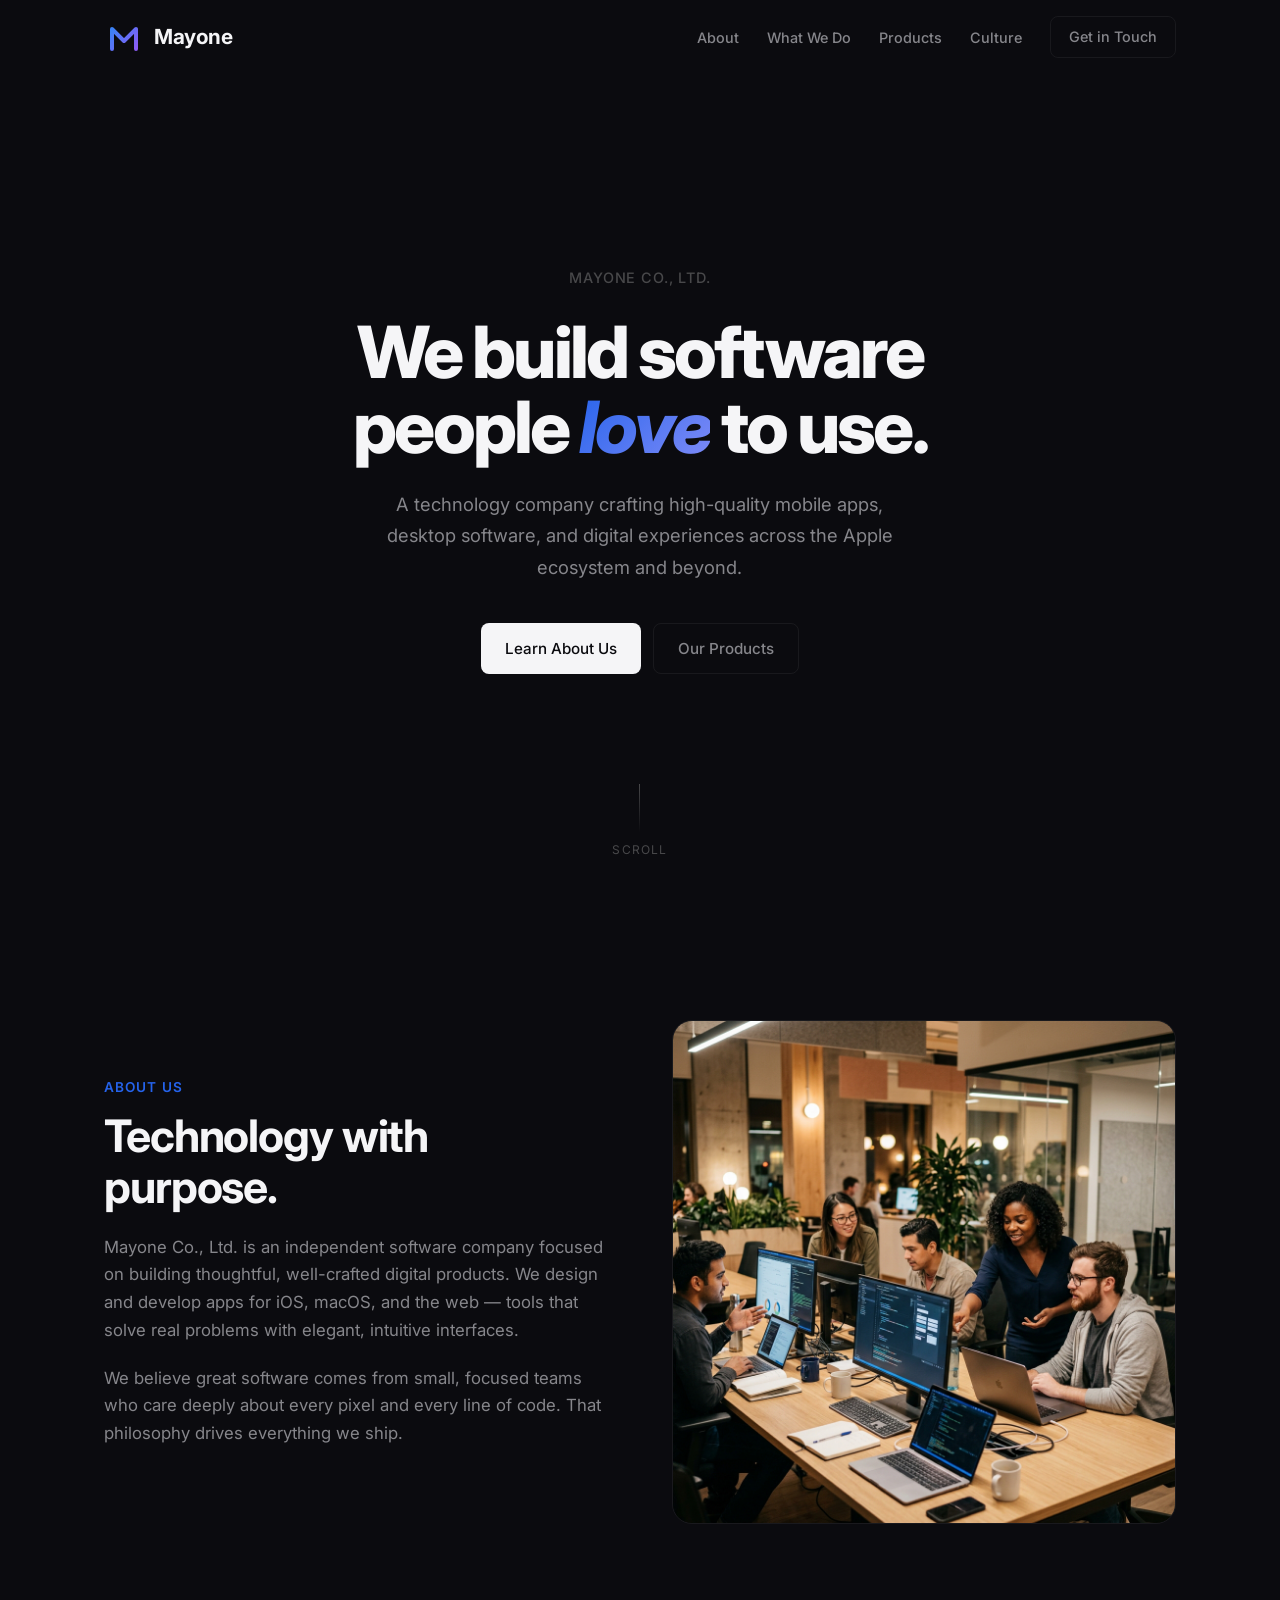
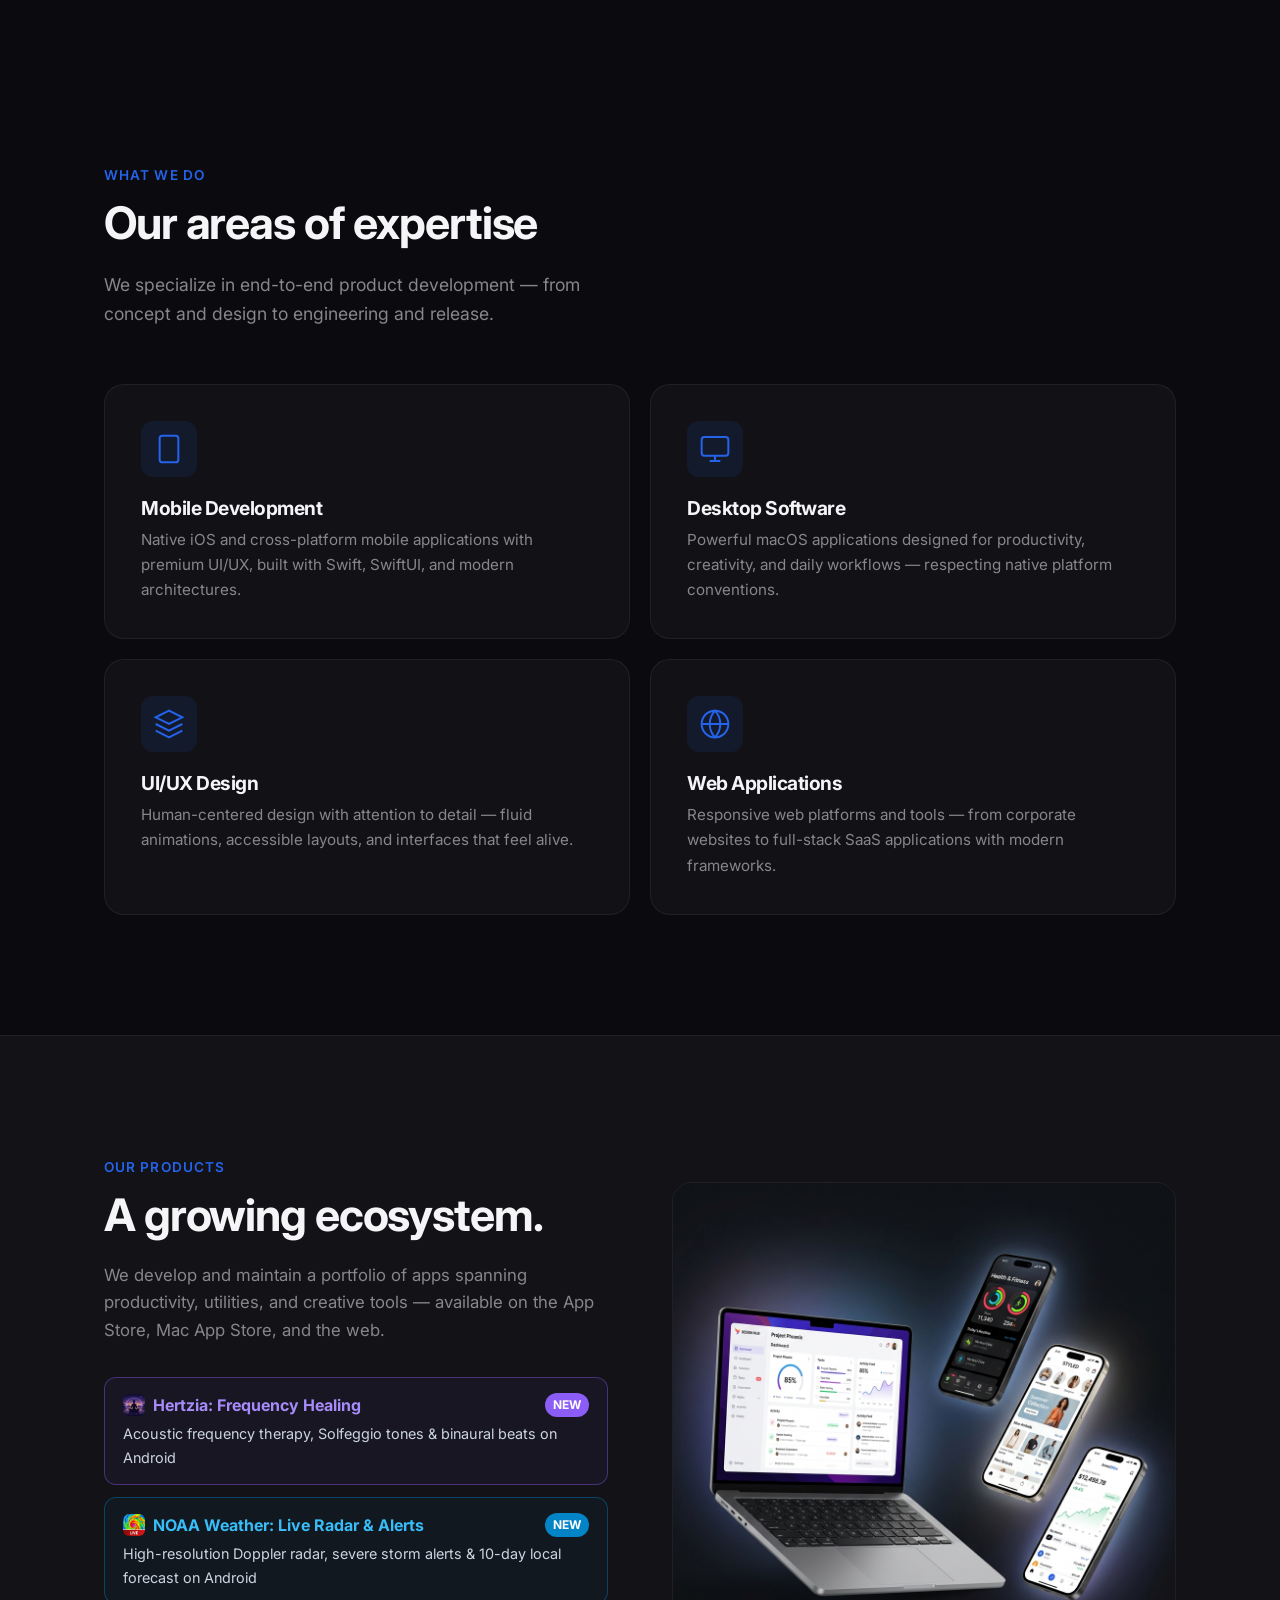
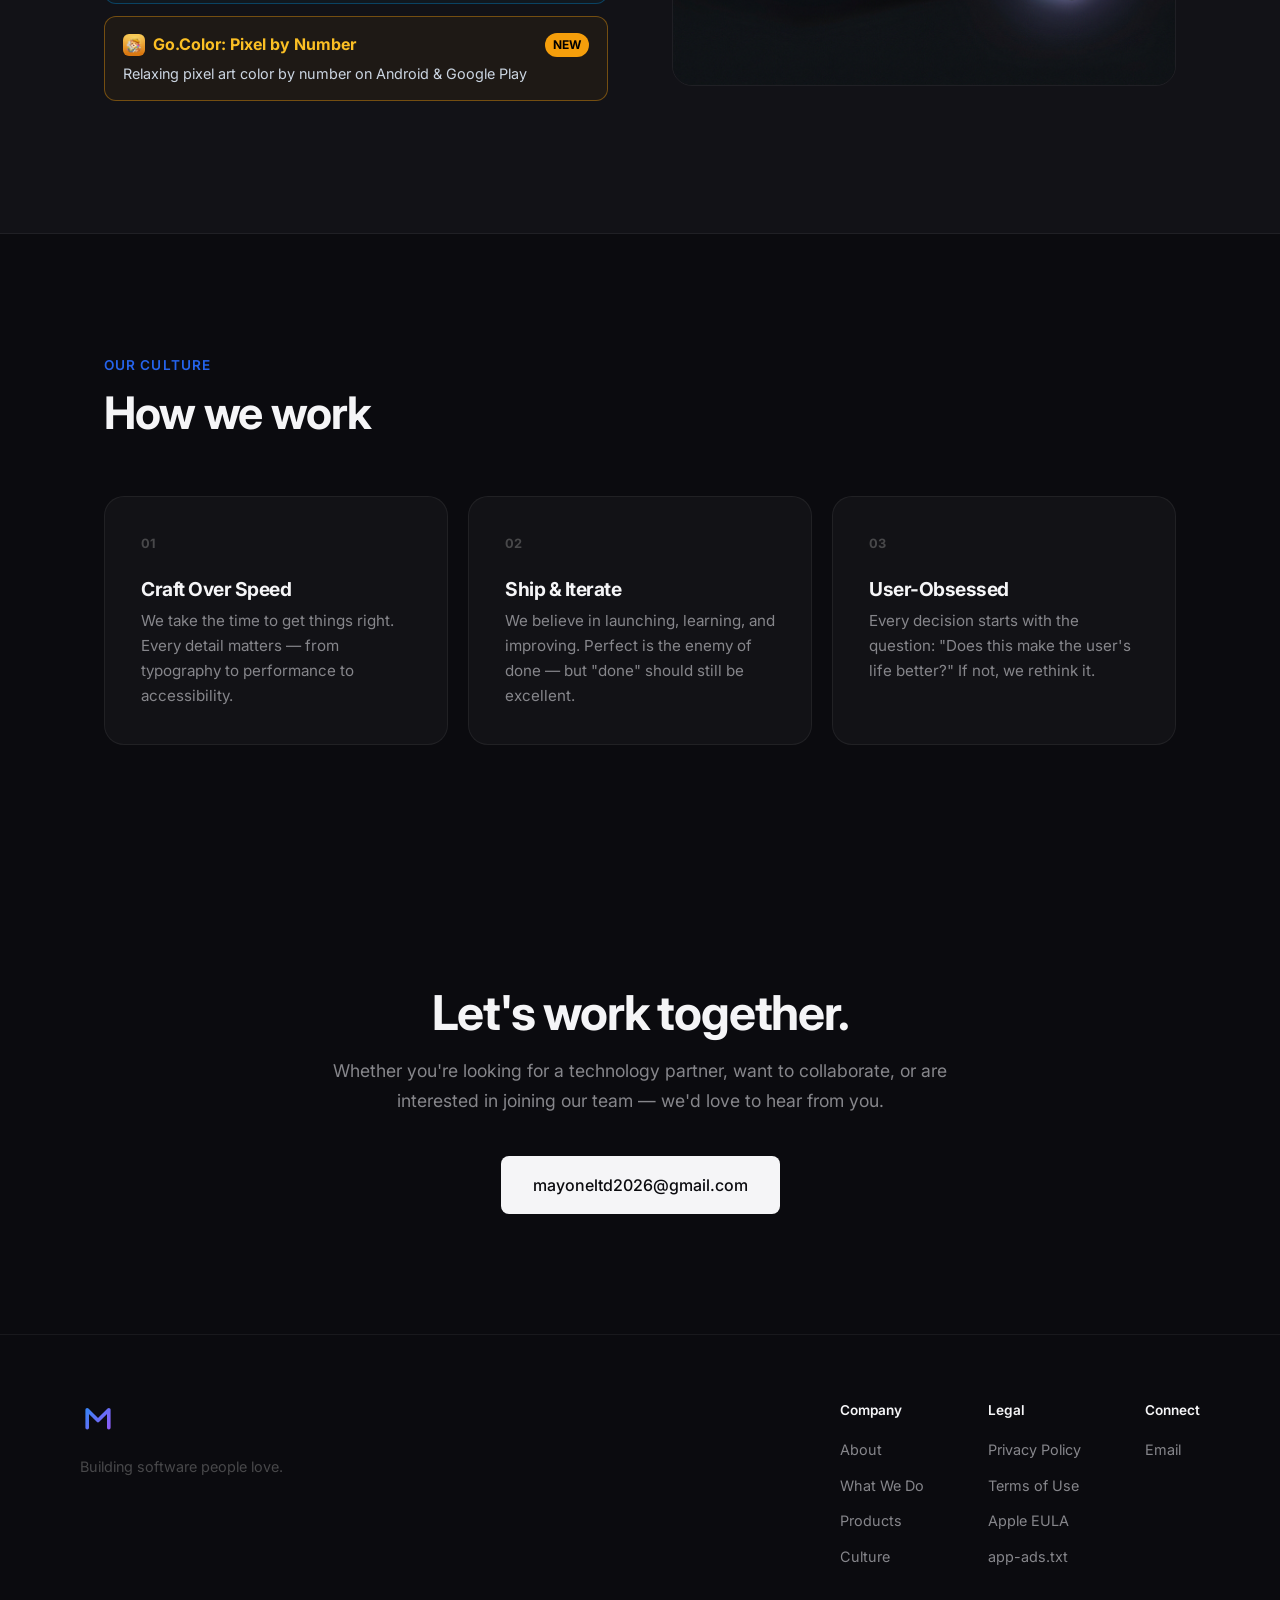
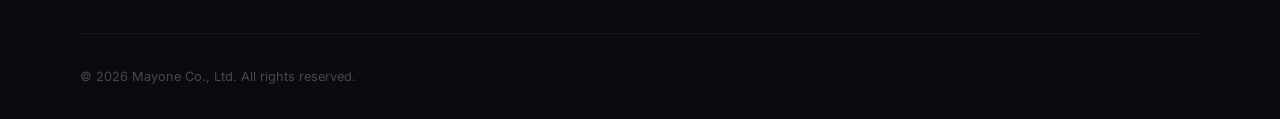
<file: index.html>
<!DOCTYPE html>
<html lang="en">
<head>
    <meta charset="UTF-8">
    <meta name="viewport" content="width=device-width, initial-scale=1.0">
    <title>Mayone Co., Ltd. — Software Company</title>
    <meta name="description" content="Mayone Co., Ltd. is a technology company specializing in mobile apps, desktop software, and digital solutions across Apple and cross-platform ecosystems.">
    <link rel="preconnect" href="https://fonts.googleapis.com">
    <link rel="preconnect" href="https://fonts.gstatic.com" crossorigin>
    <link href="https://fonts.googleapis.com/css2?family=Inter:wght@300;400;500;600;700;800&display=swap" rel="stylesheet">
    <link rel="stylesheet" href="style.css">
</head>
<body>

    <!-- Navigation -->
    <nav id="navbar" class="navbar">
        <div class="nav-container">
            <a href="#" class="logo">
                <svg width="40" height="40" viewBox="0 0 40 40" fill="none" xmlns="http://www.w3.org/2000/svg">
                    <path d="M8 32V12L20 24L32 12V32" stroke="url(#logo_grad)" stroke-width="4" stroke-linecap="round" stroke-linejoin="round"/>
                    <defs>
                        <linearGradient id="logo_grad" x1="8" y1="12" x2="32" y2="32" gradientUnits="userSpaceOnUse">
                            <stop stop-color="#3b82f6"/>
                            <stop offset="1" stop-color="#8b5cf6"/>
                        </linearGradient>
                    </defs>
                </svg>
                <span class="logo-text">Mayone</span>
            </a>
            <ul id="nav-menu" class="nav-links">
                <li><a href="#about">About</a></li>
                <li><a href="#expertise">What We Do</a></li>
                <li><a href="#products">Products</a></li>
                <li><a href="#culture">Culture</a></li>
                <li><a href="#contact" class="btn btn-outline btn-sm">Get in Touch</a></li>
            </ul>
            <button id="mobile-toggle" class="mobile-menu-btn" aria-label="Menu">
                <span></span><span></span><span></span>
            </button>
        </div>
    </nav>

    <main>

        <!-- Hero: Company Introduction -->
        <section id="hero" class="hero">
            <div class="hero-inner">
                <p class="hero-label fade-in">Mayone Co., Ltd.</p>
                <h1 class="hero-title fade-in">We build software<br>people <em>love</em> to use.</h1>
                <p class="hero-subtitle fade-in">A technology company crafting high-quality mobile apps, desktop software, and digital experiences across the Apple ecosystem and beyond.</p>
                <div class="hero-actions fade-in">
                    <a href="#about" class="btn btn-primary">Learn About Us</a>
                    <a href="#products" class="btn btn-ghost">Our Products</a>
                </div>
            </div>
            <div class="hero-scroll-hint fade-in">
                <div class="scroll-line"></div>
                <span>Scroll</span>
            </div>
        </section>

        <!-- About Section -->
        <section id="about" class="about-section">
            <div class="section-grid">
                <div class="section-text fade-in">
                    <p class="eyebrow">About Us</p>
                    <h2>Technology with purpose.</h2>
                    <p class="body-text">Mayone Co., Ltd. is an independent software company focused on building thoughtful, well-crafted digital products. We design and develop apps for iOS, macOS, and the web — tools that solve real problems with elegant, intuitive interfaces.</p>
                    <p class="body-text">We believe great software comes from small, focused teams who care deeply about every pixel and every line of code. That philosophy drives everything we ship.</p>
                </div>
                <div class="section-image fade-in">
                    <img src="assets/team.png" alt="Mayone team collaborating">
                </div>
            </div>


        </section>

        <!-- Expertise Section -->
        <section id="expertise" class="expertise-section">
            <div class="section-header fade-in">
                <p class="eyebrow">What We Do</p>
                <h2>Our areas of expertise</h2>
                <p class="section-desc">We specialize in end-to-end product development — from concept and design to engineering and release.</p>
            </div>

            <div class="expertise-grid">
                <div class="expertise-card fade-in">
                    <div class="card-icon">
                        <svg width="32" height="32" viewBox="0 0 24 24" fill="none" stroke="currentColor" stroke-width="1.5"><rect x="5" y="2" width="14" height="20" rx="2"/><line x1="12" y1="18" x2="12" y2="18.01" stroke-width="2"/></svg>
                    </div>
                    <h3>Mobile Development</h3>
                    <p>Native iOS and cross-platform mobile applications with premium UI/UX, built with Swift, SwiftUI, and modern architectures.</p>
                </div>
                <div class="expertise-card fade-in" style="transition-delay:80ms">
                    <div class="card-icon">
                        <svg width="32" height="32" viewBox="0 0 24 24" fill="none" stroke="currentColor" stroke-width="1.5"><rect x="2" y="3" width="20" height="14" rx="2"/><line x1="8" y1="21" x2="16" y2="21"/><line x1="12" y1="17" x2="12" y2="21"/></svg>
                    </div>
                    <h3>Desktop Software</h3>
                    <p>Powerful macOS applications designed for productivity, creativity, and daily workflows — respecting native platform conventions.</p>
                </div>
                <div class="expertise-card fade-in" style="transition-delay:160ms">
                    <div class="card-icon">
                        <svg width="32" height="32" viewBox="0 0 24 24" fill="none" stroke="currentColor" stroke-width="1.5"><path d="M12 2L2 7l10 5 10-5-10-5z"/><path d="M2 17l10 5 10-5"/><path d="M2 12l10 5 10-5"/></svg>
                    </div>
                    <h3>UI/UX Design</h3>
                    <p>Human-centered design with attention to detail — fluid animations, accessible layouts, and interfaces that feel alive.</p>
                </div>
                <div class="expertise-card fade-in" style="transition-delay:240ms">
                    <div class="card-icon">
                        <svg width="32" height="32" viewBox="0 0 24 24" fill="none" stroke="currentColor" stroke-width="1.5"><circle cx="12" cy="12" r="10"/><line x1="2" y1="12" x2="22" y2="12"/><path d="M12 2a15.3 15.3 0 0 1 4 10 15.3 15.3 0 0 1-4 10 15.3 15.3 0 0 1-4-10 15.3 15.3 0 0 1 4-10z"/></svg>
                    </div>
                    <h3>Web Applications</h3>
                    <p>Responsive web platforms and tools — from corporate websites to full-stack SaaS applications with modern frameworks.</p>
                </div>
            </div>
        </section>

        <!-- Products Section -->
        <section id="products" class="products-section">
            <div class="section-grid reverse">
                <div class="section-image fade-in">
                    <img src="assets/products.png" alt="Mayone product portfolio">
                </div>
                <div class="section-text fade-in">
                    <p class="eyebrow">Our Products</p>
                    <h2>A growing ecosystem.</h2>
                    <p class="body-text">We develop and maintain a portfolio of apps spanning productivity, utilities, and creative tools — available on the App Store, Mac App Store, and the web.</p>
                    <div class="product-list">
                        <a href="/hertzia" class="product-item" style="border: 1px solid rgba(139, 92, 246, 0.4); background: rgba(139, 92, 246, 0.05); border-radius: 12px; padding: 14px 18px; margin-bottom: 12px; display: block; transition: all 0.3s ease;">
                            <div style="display: flex; align-items: center; justify-content: space-between;">
                                <span class="product-name" style="color: #a78bfa; font-weight: 700; display: flex; align-items: center; gap: 8px;">
                                    <img src="hertzia_icon.png" alt="Hertzia" style="width: 22px; height: 22px; border-radius: 6px;">
                                    Hertzia: Frequency Healing
                                </span>
                                <span style="font-size: 0.75rem; background: #8b5cf6; color: #fff; padding: 2px 8px; border-radius: 999px; font-weight: 700;">NEW</span>
                            </div>
                            <span class="product-desc" style="display: block; margin-top: 4px; color: #cbd5e1;">Acoustic frequency therapy, Solfeggio tones &amp; binaural beats on Android</span>
                        </a>
                        <a href="/noaa" class="product-item" style="border: 1px solid rgba(2, 132, 199, 0.4); background: rgba(2, 132, 199, 0.05); border-radius: 12px; padding: 14px 18px; margin-bottom: 12px; display: block; transition: all 0.3s ease;">
                            <div style="display: flex; align-items: center; justify-content: space-between;">
                                <span class="product-name" style="color: #38bdf8; font-weight: 700; display: flex; align-items: center; gap: 8px;">
                                    <img src="noaa_icon.png" alt="NOAA Weather" style="width: 22px; height: 22px; border-radius: 6px;">
                                    NOAA Weather: Live Radar &amp; Alerts
                                </span>
                                <span style="font-size: 0.75rem; background: #0284c7; color: #fff; padding: 2px 8px; border-radius: 999px; font-weight: 700;">NEW</span>
                            </div>
                            <span class="product-desc" style="display: block; margin-top: 4px; color: #cbd5e1;">High-resolution Doppler radar, severe storm alerts &amp; 10-day local forecast on Android</span>
                        </a>
                        <a href="/gocolor" class="product-item" style="border: 1px solid rgba(245, 158, 11, 0.4); background: rgba(245, 158, 11, 0.05); border-radius: 12px; padding: 14px 18px; margin-bottom: 12px; display: block; transition: all 0.3s ease;">
                            <div style="display: flex; align-items: center; justify-content: space-between;">
                                <span class="product-name" style="color: #fbbf24; font-weight: 700; display: flex; align-items: center; gap: 8px;">
                                    <img src="gocolor_icon.png" alt="Go.Color" style="width: 22px; height: 22px; border-radius: 6px;">
                                    Go.Color: Pixel by Number
                                </span>
                                <span style="font-size: 0.75rem; background: #f59e0b; color: #000; padding: 2px 8px; border-radius: 999px; font-weight: 700;">NEW</span>
                            </div>
                            <span class="product-desc" style="display: block; margin-top: 4px; color: #cbd5e1;">Relaxing pixel art color by number on Android & Google Play</span>
                        </a>
                    </div>
                </div>
            </div>
        </section>

        <!-- Culture Section -->
        <section id="culture" class="culture-section">
            <div class="section-header fade-in">
                <p class="eyebrow">Our Culture</p>
                <h2>How we work</h2>
            </div>
            <div class="values-grid">
                <div class="value-card fade-in">
                    <span class="value-number">01</span>
                    <h3>Craft Over Speed</h3>
                    <p>We take the time to get things right. Every detail matters — from typography to performance to accessibility.</p>
                </div>
                <div class="value-card fade-in" style="transition-delay:80ms">
                    <span class="value-number">02</span>
                    <h3>Ship & Iterate</h3>
                    <p>We believe in launching, learning, and improving. Perfect is the enemy of done — but "done" should still be excellent.</p>
                </div>
                <div class="value-card fade-in" style="transition-delay:160ms">
                    <span class="value-number">03</span>
                    <h3>User-Obsessed</h3>
                    <p>Every decision starts with the question: "Does this make the user's life better?" If not, we rethink it.</p>
                </div>
            </div>
        </section>

        <!-- Contact / CTA -->
        <section id="contact" class="contact-section">
            <div class="contact-card fade-in">
                <h2>Let's work together.</h2>
                <p>Whether you're looking for a technology partner, want to collaborate, or are interested in joining our team — we'd love to hear from you.</p>
                <div class="contact-actions">
                    <a href="mailto:mayoneltd2026@gmail.com" class="btn btn-primary btn-lg">mayoneltd2026@gmail.com</a>
                </div>
            </div>
        </section>

    </main>

    <!-- Footer -->
    <footer class="footer">
        <div class="footer-inner">
            <div class="footer-top">
                <div class="footer-brand">
                    <svg class="footer-logo-svg" viewBox="0 0 40 40" fill="none" xmlns="http://www.w3.org/2000/svg">
                        <path d="M8 32V12L20 24L32 12V32" stroke="url(#footer_grad)" stroke-width="4" stroke-linecap="round" stroke-linejoin="round"/>
                        <defs>
                            <linearGradient id="footer_grad" x1="8" y1="12" x2="32" y2="32" gradientUnits="userSpaceOnUse">
                                <stop stop-color="#3b82f6"/>
                                <stop offset="1" stop-color="#8b5cf6"/>
                            </linearGradient>
                        </defs>
                    </svg>
                    <p class="footer-tagline">Building software people love.</p>
                </div>
                <div class="footer-nav">
                    <div class="footer-col">
                        <h4>Company</h4>
                        <a href="#about">About</a>
                        <a href="#expertise">What We Do</a>
                        <a href="#products">Products</a>
                        <a href="#culture">Culture</a>
                    </div>
                    <div class="footer-col">
                        <h4>Legal</h4>
                        <a href="/privacy">Privacy Policy</a>
                        <a href="/terms">Terms of Use</a>
                        <a href="/eula">Apple EULA</a>
                        <a href="app-ads.txt">app-ads.txt</a>
                    </div>
                    <div class="footer-col">
                        <h4>Connect</h4>
                        <a href="mailto:mayoneltd2026@gmail.com">Email</a>
                    </div>
                </div>
            </div>
            <div class="footer-bottom">
                <p>&copy; 2026 Mayone Co., Ltd. All rights reserved.</p>
            </div>
        </div>
    </footer>

    <script src="script.js"></script>
</body>
</html>
</file>
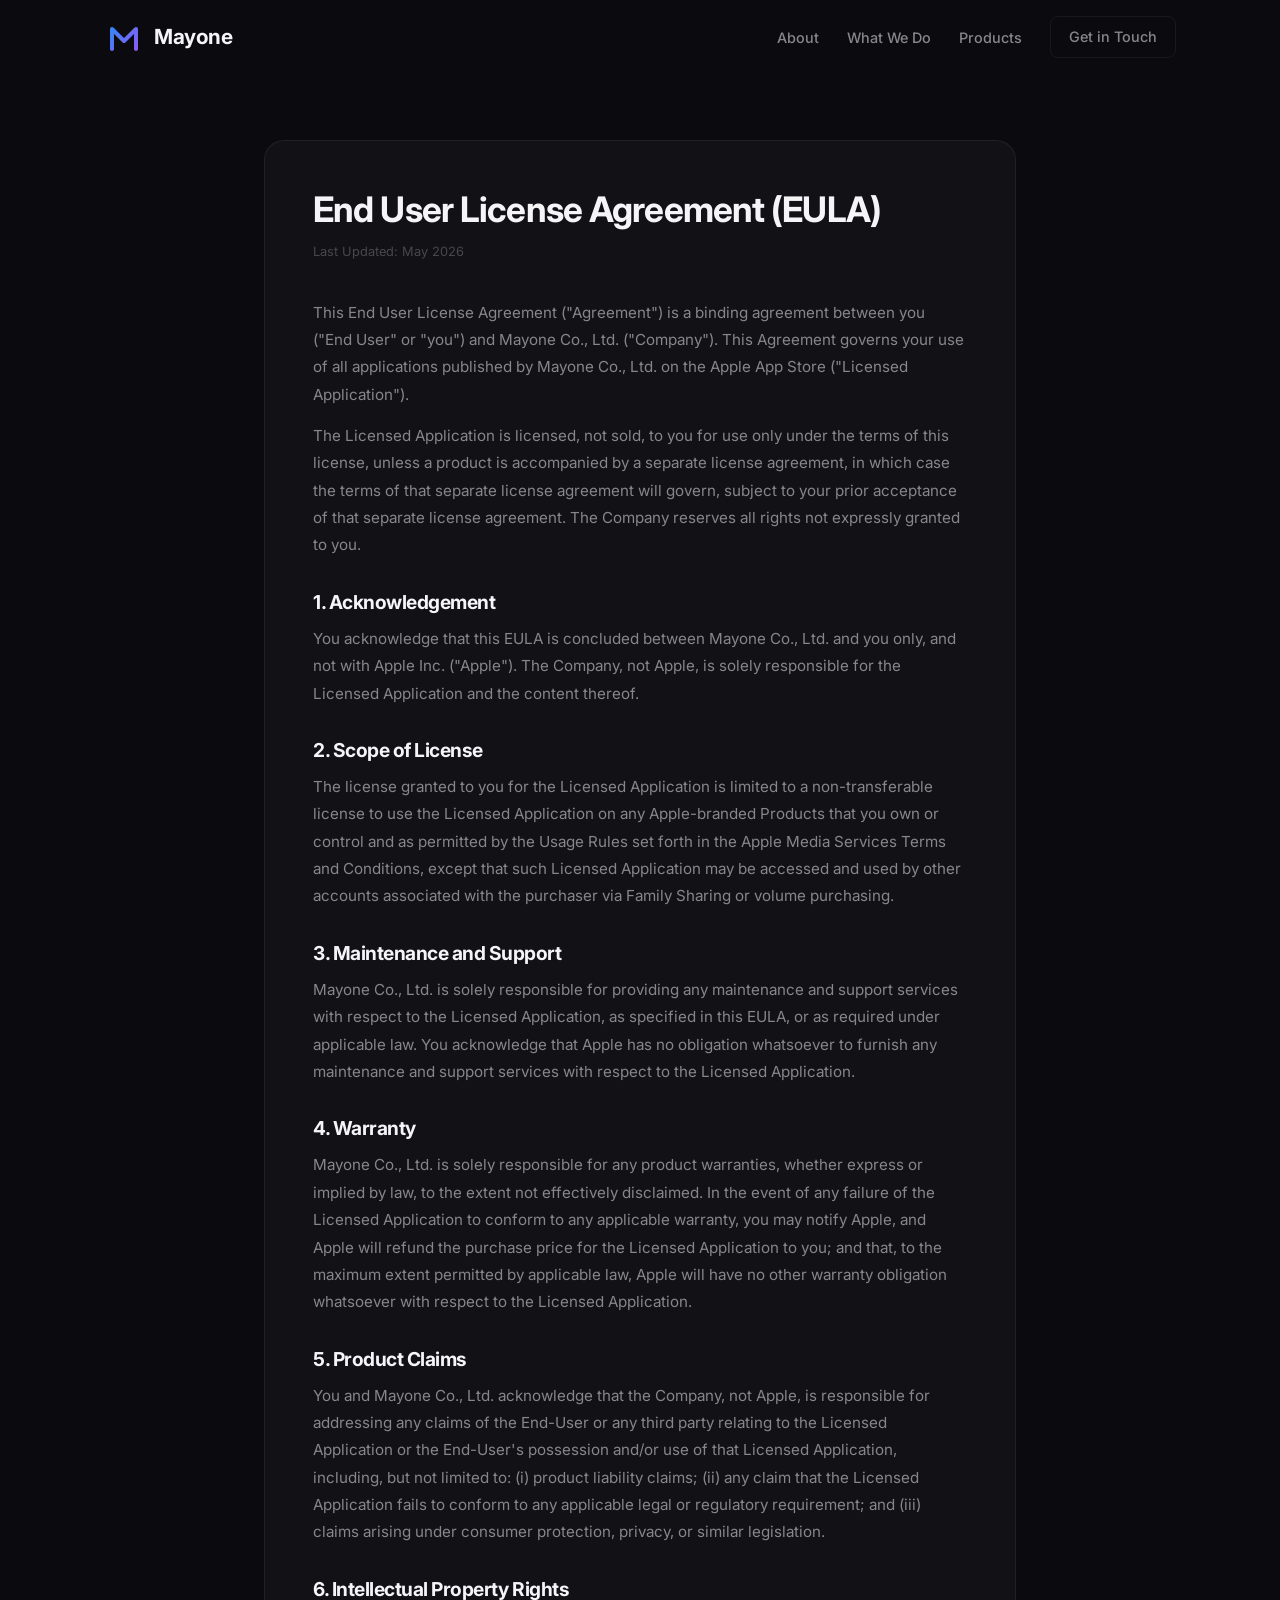
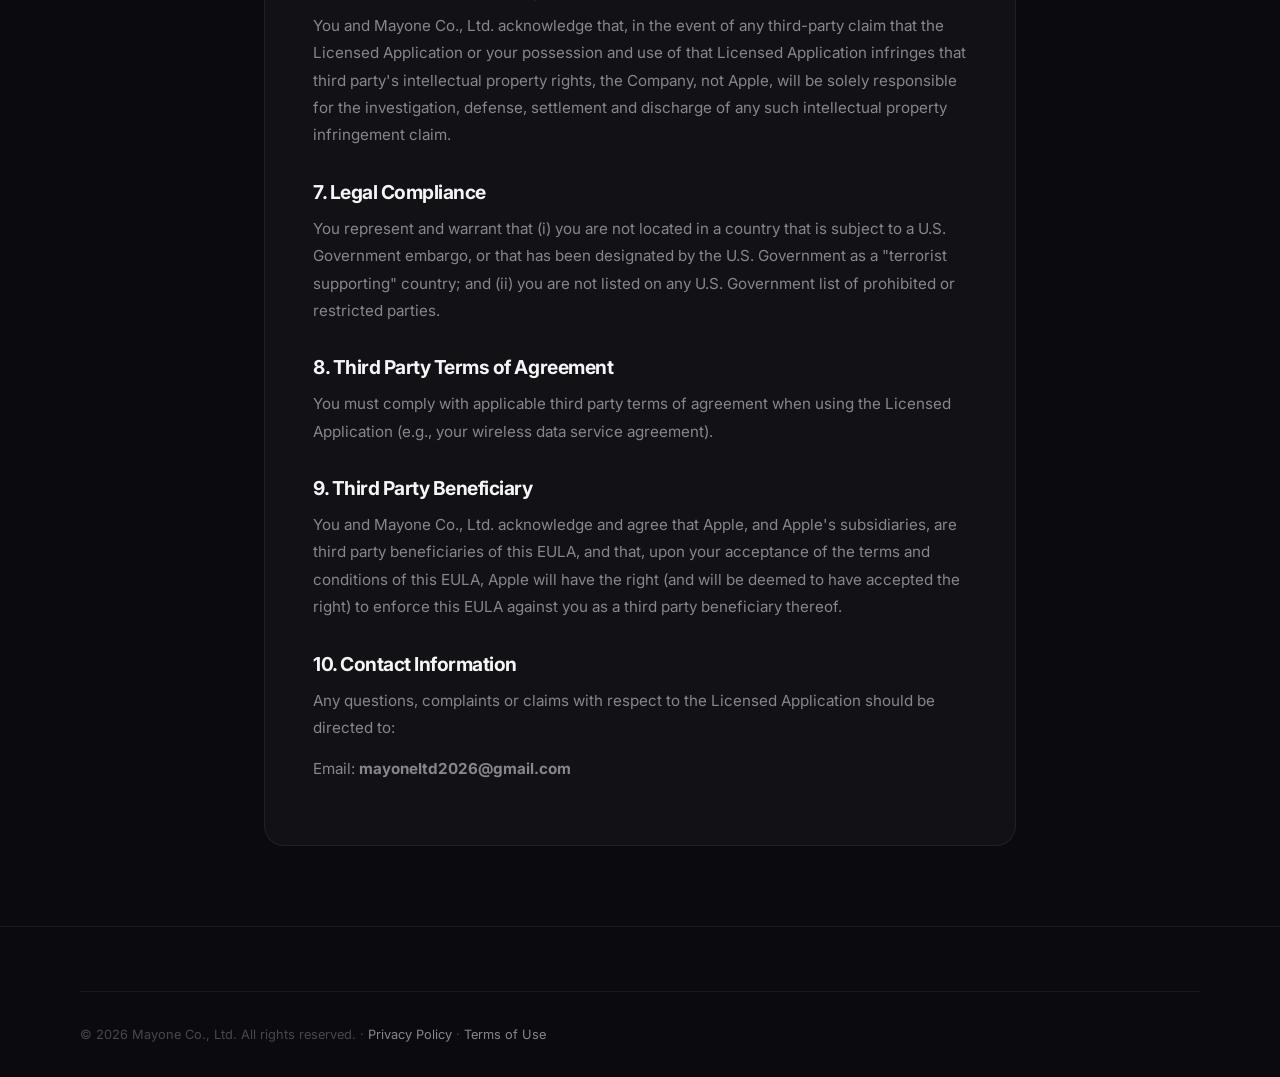
<file: eula.html>
<!DOCTYPE html>
<html lang="en">
<head>
    <meta charset="UTF-8">
    <meta name="viewport" content="width=device-width, initial-scale=1.0">
    <title>End User License Agreement (EULA) | Mayone Co., Ltd.</title>
    <link rel="preconnect" href="https://fonts.googleapis.com">
    <link rel="preconnect" href="https://fonts.gstatic.com" crossorigin>
    <link href="https://fonts.googleapis.com/css2?family=Inter:wght@300;400;500;600;700;800&display=swap" rel="stylesheet">
    <link rel="stylesheet" href="style.css">
</head>
<body>
    <nav id="navbar" class="navbar scrolled">
        <div class="nav-container">
            <a href="/" class="logo">
                <svg width="40" height="40" viewBox="0 0 40 40" fill="none" xmlns="http://www.w3.org/2000/svg">
                    <path d="M8 32V12L20 24L32 12V32" stroke="url(#logo_grad)" stroke-width="4" stroke-linecap="round" stroke-linejoin="round"/>
                    <defs>
                        <linearGradient id="logo_grad" x1="8" y1="12" x2="32" y2="32" gradientUnits="userSpaceOnUse">
                            <stop stop-color="#3b82f6"/>
                            <stop offset="1" stop-color="#8b5cf6"/>
                        </linearGradient>
                    </defs>
                </svg>
                <span class="logo-text">Mayone</span>
            </a>
            <ul id="nav-menu" class="nav-links">
                <li><a href="/#about">About</a></li>
                <li><a href="/#expertise">What We Do</a></li>
                <li><a href="/#products">Products</a></li>
                <li><a href="/#contact" class="btn btn-outline btn-sm">Get in Touch</a></li>
            </ul>
        </div>
    </nav>

    <main class="legal-page">
        <div class="legal-content fade-in visible">
            <h1>End User License Agreement (EULA)</h1>
            <span class="last-updated">Last Updated: May 2026</span>

            <p>This End User License Agreement ("Agreement") is a binding agreement between you ("End User" or "you") and Mayone Co., Ltd. ("Company"). This Agreement governs your use of all applications published by Mayone Co., Ltd. on the Apple App Store ("Licensed Application").</p>
            
            <p>The Licensed Application is licensed, not sold, to you for use only under the terms of this license, unless a product is accompanied by a separate license agreement, in which case the terms of that separate license agreement will govern, subject to your prior acceptance of that separate license agreement. The Company reserves all rights not expressly granted to you.</p>

            <h2>1. Acknowledgement</h2>
            <p>You acknowledge that this EULA is concluded between Mayone Co., Ltd. and you only, and not with Apple Inc. ("Apple"). The Company, not Apple, is solely responsible for the Licensed Application and the content thereof.</p>

            <h2>2. Scope of License</h2>
            <p>The license granted to you for the Licensed Application is limited to a non-transferable license to use the Licensed Application on any Apple-branded Products that you own or control and as permitted by the Usage Rules set forth in the Apple Media Services Terms and Conditions, except that such Licensed Application may be accessed and used by other accounts associated with the purchaser via Family Sharing or volume purchasing.</p>

            <h2>3. Maintenance and Support</h2>
            <p>Mayone Co., Ltd. is solely responsible for providing any maintenance and support services with respect to the Licensed Application, as specified in this EULA, or as required under applicable law. You acknowledge that Apple has no obligation whatsoever to furnish any maintenance and support services with respect to the Licensed Application.</p>

            <h2>4. Warranty</h2>
            <p>Mayone Co., Ltd. is solely responsible for any product warranties, whether express or implied by law, to the extent not effectively disclaimed. In the event of any failure of the Licensed Application to conform to any applicable warranty, you may notify Apple, and Apple will refund the purchase price for the Licensed Application to you; and that, to the maximum extent permitted by applicable law, Apple will have no other warranty obligation whatsoever with respect to the Licensed Application.</p>

            <h2>5. Product Claims</h2>
            <p>You and Mayone Co., Ltd. acknowledge that the Company, not Apple, is responsible for addressing any claims of the End-User or any third party relating to the Licensed Application or the End-User's possession and/or use of that Licensed Application, including, but not limited to: (i) product liability claims; (ii) any claim that the Licensed Application fails to conform to any applicable legal or regulatory requirement; and (iii) claims arising under consumer protection, privacy, or similar legislation.</p>

            <h2>6. Intellectual Property Rights</h2>
            <p>You and Mayone Co., Ltd. acknowledge that, in the event of any third-party claim that the Licensed Application or your possession and use of that Licensed Application infringes that third party's intellectual property rights, the Company, not Apple, will be solely responsible for the investigation, defense, settlement and discharge of any such intellectual property infringement claim.</p>

            <h2>7. Legal Compliance</h2>
            <p>You represent and warrant that (i) you are not located in a country that is subject to a U.S. Government embargo, or that has been designated by the U.S. Government as a "terrorist supporting" country; and (ii) you are not listed on any U.S. Government list of prohibited or restricted parties.</p>

            <h2>8. Third Party Terms of Agreement</h2>
            <p>You must comply with applicable third party terms of agreement when using the Licensed Application (e.g., your wireless data service agreement).</p>

            <h2>9. Third Party Beneficiary</h2>
            <p>You and Mayone Co., Ltd. acknowledge and agree that Apple, and Apple's subsidiaries, are third party beneficiaries of this EULA, and that, upon your acceptance of the terms and conditions of this EULA, Apple will have the right (and will be deemed to have accepted the right) to enforce this EULA against you as a third party beneficiary thereof.</p>

            <h2>10. Contact Information</h2>
            <p>Any questions, complaints or claims with respect to the Licensed Application should be directed to:</p>
            <p>Email: <strong>mayoneltd2026@gmail.com</strong></p>
        </div>
    </main>

    <footer class="footer">
        <div class="footer-inner">
            <div class="footer-bottom">
                <p>&copy; 2026 Mayone Co., Ltd. All rights reserved. · <a href="/privacy" style="color:var(--text-secondary);">Privacy Policy</a> · <a href="/terms" style="color:var(--text-secondary);">Terms of Use</a></p>
            </div>
        </div>
    </footer>

    <script src="script.js"></script>
</body>
</html>
</file>
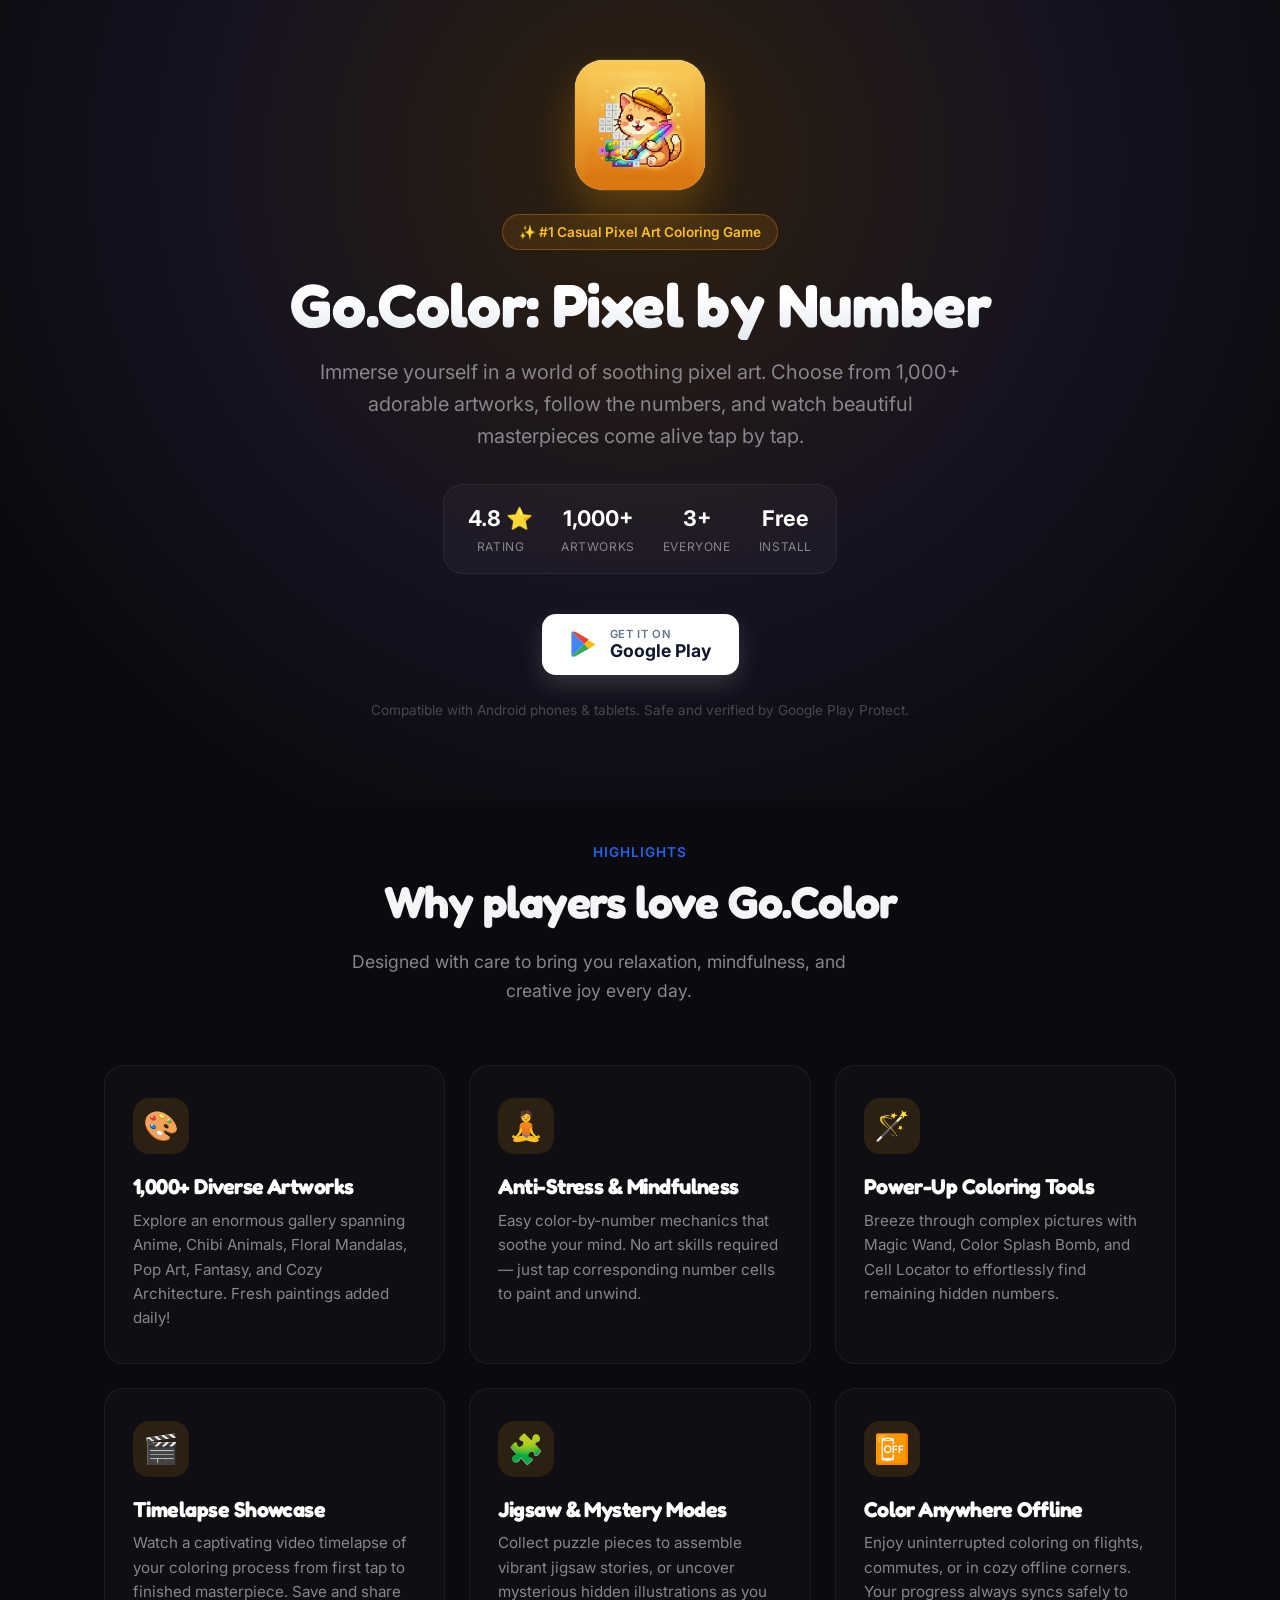
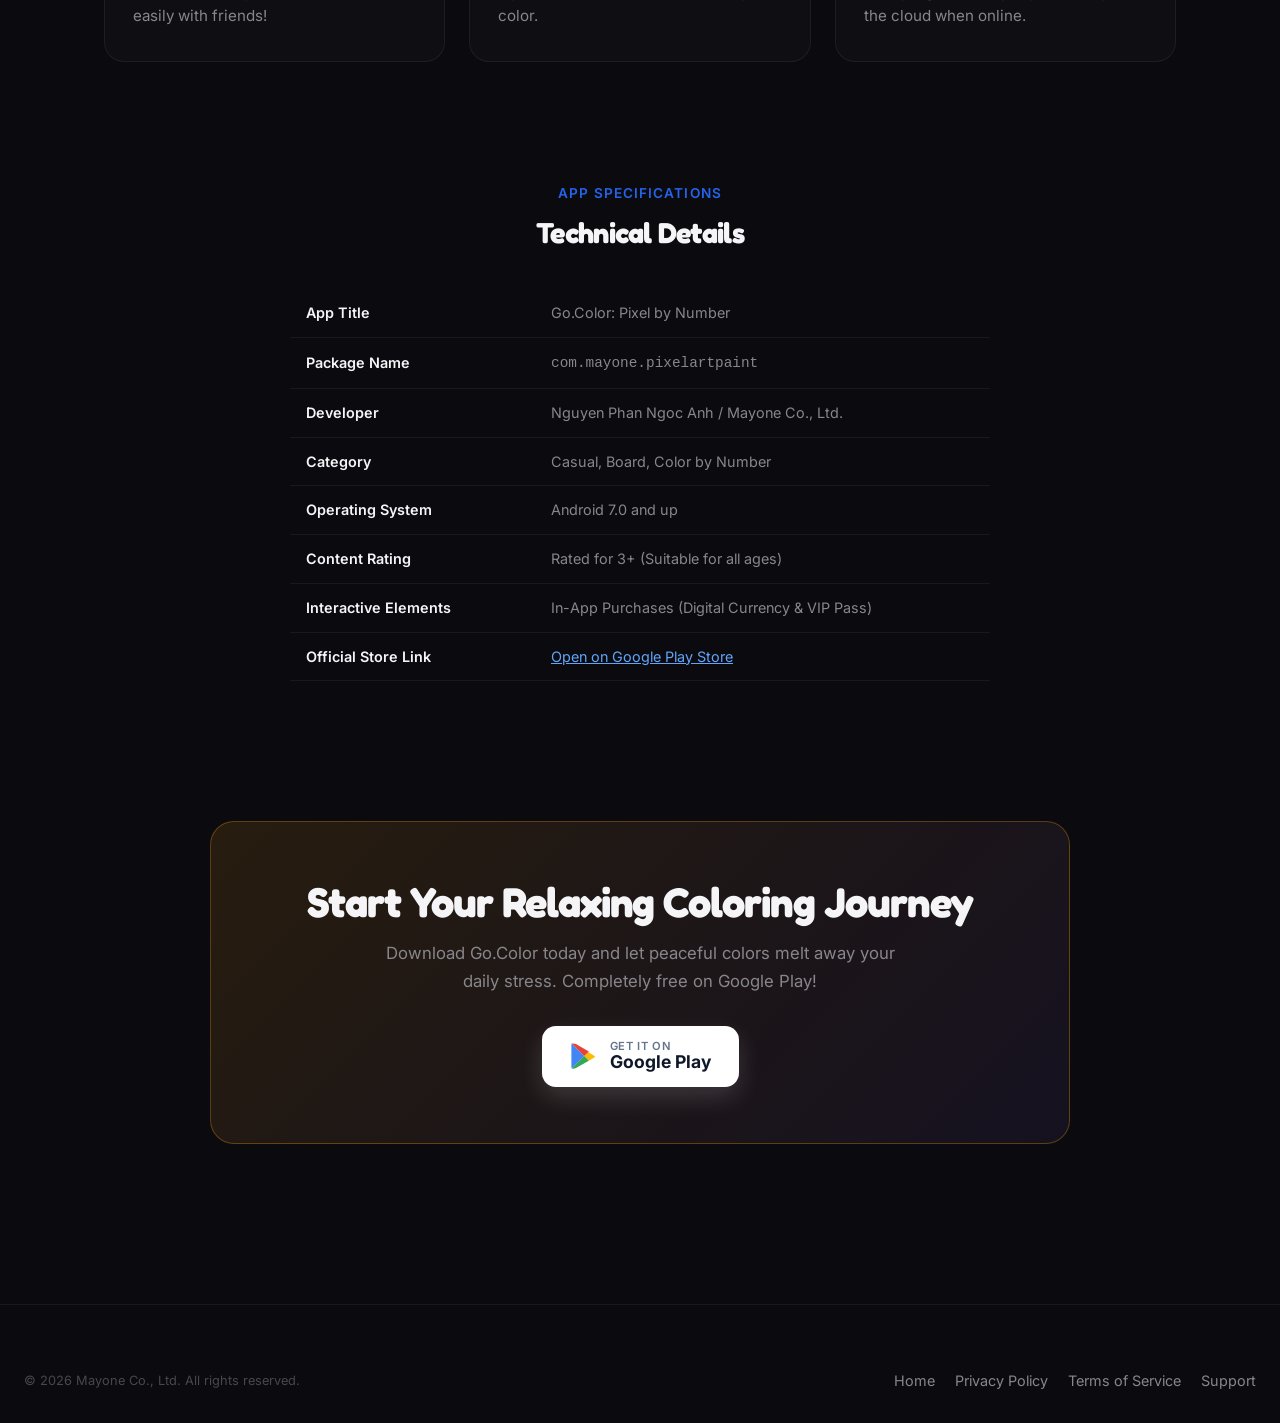
<file: gocolor.html>
<!DOCTYPE html>
<html lang="en">
<head>
    <meta charset="UTF-8">
    <meta name="viewport" content="width=device-width, initial-scale=1.0">
    <title>Go.Color: Pixel by Number — Official App Download | Mayone</title>
    <meta name="description" content="Download Go.Color: Pixel by Number on Google Play. Relax and unwind with 1,000+ adorable pixel art pieces, daily updates, anime art, animals, mandalas, and anti-stress coloring.">
    <meta name="keywords" content="Go.Color, Pixel by Number, Pixel Art, Color by Number, Coloring Game, Relaxing Game, Anti Stress, Mayone, Android Game">
    
    <!-- Open Graph / Facebook -->
    <meta property="og:type" content="website">
    <meta property="og:url" content="https://hndoorjsc.dev/gocolor">
    <meta property="og:title" content="Go.Color: Pixel by Number — Relaxing Coloring Game">
    <meta property="og:description" content="Color by numbers and create stunning pixel art pieces. Download free on Google Play.">
    <meta property="og:image" content="https://hndoorjsc.dev/gocolor_icon.png">

    <link rel="preconnect" href="https://fonts.googleapis.com">
    <link rel="preconnect" href="https://fonts.gstatic.com" crossorigin>
    <link href="https://fonts.googleapis.com/css2?family=Fredoka:wght@400;500;600;700&family=Inter:wght@300;400;500;600;700;800&display=swap" rel="stylesheet">
    <link rel="stylesheet" href="style.css">
    <style>
        :root {
            --brand-primary: #f59e0b;
            --brand-gradient: linear-gradient(135deg, #f59e0b 0%, #ec4899 50%, #8b5cf6 100%);
            --brand-hero-bg: radial-gradient(circle at 50% 20%, rgba(245, 158, 11, 0.15) 0%, rgba(139, 92, 246, 0.08) 50%, transparent 80%);
        }

        .app-hero {
            position: relative;
            padding: 60px 24px 80px;
            background: var(--brand-hero-bg);
            text-align: center;
            overflow: hidden;
        }

        .app-hero-container {
            max-width: 900px;
            margin: 0 auto;
            position: relative;
            z-index: 2;
        }

        .app-icon-wrapper {
            width: 130px;
            height: 130px;
            margin: 0 auto 24px;
            border-radius: 28px;
            box-shadow: 0 20px 40px rgba(245, 158, 11, 0.25), 0 0 0 1px rgba(255, 255, 255, 0.1);
            overflow: hidden;
            background: #fff;
            transition: transform 0.4s var(--ease);
        }

        .app-icon-wrapper:hover {
            transform: scale(1.05) rotate(-2deg);
        }

        .app-icon-wrapper img {
            width: 100%;
            height: 100%;
            object-fit: cover;
        }

        .app-badge-pill {
            display: inline-flex;
            align-items: center;
            gap: 8px;
            padding: 6px 16px;
            background: rgba(245, 158, 11, 0.12);
            border: 1px solid rgba(245, 158, 11, 0.3);
            border-radius: 999px;
            color: #fbbf24;
            font-size: 0.85rem;
            font-weight: 600;
            margin-bottom: 20px;
        }

        .app-title {
            font-family: 'Fredoka', 'Inter', sans-serif;
            font-size: clamp(2.4rem, 5.5vw, 3.8rem);
            font-weight: 700;
            letter-spacing: -0.01em;
            line-height: 1.15;
            margin-bottom: 16px;
            background: linear-gradient(180deg, #ffffff 40%, #e2e8f0 100%);
            -webkit-background-clip: text;
            -webkit-text-fill-color: transparent;
        }

        .app-subtitle {
            font-size: clamp(1.05rem, 2vw, 1.25rem);
            color: var(--text-secondary);
            max-width: 660px;
            margin: 0 auto 32px;
            line-height: 1.6;
        }

        .app-meta-stats {
            display: flex;
            align-items: center;
            justify-content: center;
            gap: 28px;
            flex-wrap: wrap;
            margin-bottom: 40px;
            padding: 16px 24px;
            background: rgba(255, 255, 255, 0.03);
            border: 1px solid var(--border);
            border-radius: var(--radius-lg);
            width: fit-content;
            margin-left: auto;
            margin-right: auto;
        }

        .meta-stat {
            display: flex;
            flex-direction: column;
            align-items: center;
        }

        .meta-stat .stat-val {
            font-size: 1.35rem;
            font-weight: 700;
            color: #fff;
            display: flex;
            align-items: center;
            gap: 4px;
        }

        .meta-stat .stat-lbl {
            font-size: 0.75rem;
            color: var(--text-secondary);
            text-transform: uppercase;
            letter-spacing: 0.05em;
        }

        .app-cta-row {
            display: flex;
            align-items: center;
            justify-content: center;
            gap: 16px;
            flex-wrap: wrap;
            margin-bottom: 24px;
        }

        .btn-google-play {
            display: inline-flex;
            align-items: center;
            gap: 12px;
            padding: 14px 28px;
            background: #ffffff;
            color: #0b0b0f;
            border-radius: 14px;
            font-weight: 600;
            font-size: 1.05rem;
            transition: all 0.3s var(--ease);
            box-shadow: 0 10px 25px rgba(255, 255, 255, 0.15);
        }

        .btn-google-play:hover {
            transform: translateY(-2px);
            background: #f1f5f9;
            box-shadow: 0 16px 32px rgba(255, 255, 255, 0.25);
        }

        .btn-google-play svg {
            width: 28px;
            height: 28px;
        }

        .play-btn-text {
            display: flex;
            flex-direction: column;
            text-align: left;
            line-height: 1.15;
        }

        .play-btn-text .subtext {
            font-size: 0.7rem;
            text-transform: uppercase;
            letter-spacing: 0.06em;
            color: #64748b;
            font-weight: 600;
        }

        .play-btn-text .maintext {
            font-size: 1.1rem;
            font-weight: 700;
            color: #0f172a;
        }

        .app-features-grid {
            display: grid;
            grid-template-columns: repeat(auto-fit, minmax(280px, 1fr));
            gap: 24px;
            max-width: 1120px;
            margin: 60px auto;
            padding: 0 24px;
        }

        .feature-card {
            background: rgba(255, 255, 255, 0.02);
            border: 1px solid var(--border);
            border-radius: var(--radius-lg);
            padding: 32px 28px;
            transition: all 0.3s var(--ease);
            position: relative;
            overflow: hidden;
        }

        .feature-card:hover {
            background: rgba(255, 255, 255, 0.04);
            border-color: rgba(245, 158, 11, 0.3);
            transform: translateY(-4px);
        }

        .feature-icon-bubble {
            width: 56px;
            height: 56px;
            border-radius: 16px;
            background: rgba(245, 158, 11, 0.12);
            display: flex;
            align-items: center;
            justify-content: center;
            font-size: 1.8rem;
            margin-bottom: 20px;
        }

        .feature-card h3 {
            font-family: 'Fredoka', 'Inter', sans-serif;
            font-size: 1.35rem;
            margin-bottom: 10px;
            color: #fff;
        }

        .feature-card p {
            color: var(--text-secondary);
            font-size: 0.95rem;
            line-height: 1.6;
        }

        .download-box {
            max-width: 860px;
            margin: 80px auto;
            padding: 56px 36px;
            background: linear-gradient(135deg, rgba(245, 158, 11, 0.12) 0%, rgba(139, 92, 246, 0.08) 100%);
            border: 1px solid rgba(245, 158, 11, 0.3);
            border-radius: var(--radius-xl);
            text-align: center;
            position: relative;
        }

        .download-box h2 {
            font-family: 'Fredoka', 'Inter', sans-serif;
            font-size: clamp(1.8rem, 4vw, 2.6rem);
            margin-bottom: 14px;
        }

        .specs-table {
            max-width: 700px;
            margin: 40px auto 0;
            border-collapse: collapse;
            width: 100%;
            text-align: left;
            font-size: 0.9rem;
        }

        .specs-table tr {
            border-bottom: 1px solid var(--border);
        }

        .specs-table td {
            padding: 12px 16px;
            color: var(--text-secondary);
        }

        .specs-table td:first-child {
            font-weight: 600;
            color: var(--text-primary);
            width: 35%;
        }
    </style>
</head>
<body>

    <main>
        <!-- Hero: App Overview -->
        <section class="app-hero">
            <div class="app-hero-container">
                <div class="app-icon-wrapper">
                    <img src="gocolor_icon.png" alt="Go.Color: Pixel by Number App Icon">
                </div>

                <div class="app-badge-pill">
                    <span>✨ #1 Casual Pixel Art Coloring Game</span>
                </div>

                <h1 class="app-title">Go.Color: Pixel by Number</h1>
                <p class="app-subtitle">
                    Immerse yourself in a world of soothing pixel art. Choose from 1,000+ adorable artworks, follow the numbers, and watch beautiful masterpieces come alive tap by tap.
                </p>

                <!-- Stats Bar -->
                <div class="app-meta-stats">
                    <div class="meta-stat">
                        <span class="stat-val">4.8 ⭐</span>
                        <span class="stat-lbl">Rating</span>
                    </div>
                    <div class="meta-stat">
                        <span class="stat-val">1,000+</span>
                        <span class="stat-lbl">Artworks</span>
                    </div>
                    <div class="meta-stat">
                        <span class="stat-val">3+</span>
                        <span class="stat-lbl">Everyone</span>
                    </div>
                    <div class="meta-stat">
                        <span class="stat-val">Free</span>
                        <span class="stat-lbl">Install</span>
                    </div>
                </div>

                <!-- Google Play CTA Button -->
                <div class="app-cta-row">
                    <a href="https://play.google.com/store/apps/details?id=com.mayone.pixelartpaint" target="_blank" rel="noopener noreferrer" class="btn-google-play">
                        <svg viewBox="0 0 512 512">
                            <path fill="#4285F4" d="M32.5 28.5L260.8 256.8 32.5 485.1c-4.4-4.8-7-11.2-7-18.4V46.9c0-7.2 2.6-13.6 7-18.4z"/>
                            <path fill="#FBBC04" d="M344.6 172.9L260.8 256.8l83.8 83.9 98.7-56.9c16.3-9.4 16.3-24.8 0-34.2l-98.7-56.7z"/>
                            <path fill="#EA4335" d="M32.5 28.5l228.3 228.3 83.8-83.9L108.8 38.6C89.6 27.5 56.4 22.1 32.5 28.5z"/>
                            <path fill="#34A853" d="M32.5 485.1c23.9 6.4 57.1 1 76.3-10.1l235.8-134.3-83.8-83.9L32.5 485.1z"/>
                        </svg>
                        <div class="play-btn-text">
                            <span class="subtext">Get It On</span>
                            <span class="maintext">Google Play</span>
                        </div>
                    </a>
                </div>
                <p style="font-size: 0.85rem; color: var(--text-tertiary);">
                    Compatible with Android phones & tablets. Safe and verified by Google Play Protect.
                </p>
            </div>
        </section>

        <!-- Highlights Grid -->
        <section id="features" style="padding: 40px 0;">
            <div style="text-align: center; max-width: 650px; margin: 0 auto 30px; padding: 0 24px;">
                <p class="eyebrow">Highlights</p>
                <h2 style="font-family: 'Fredoka', 'Inter', sans-serif;">Why players love Go.Color</h2>
                <p class="section-desc">Designed with care to bring you relaxation, mindfulness, and creative joy every day.</p>
            </div>

            <div class="app-features-grid">
                <div class="feature-card">
                    <div class="feature-icon-bubble">🎨</div>
                    <h3>1,000+ Diverse Artworks</h3>
                    <p>Explore an enormous gallery spanning Anime, Chibi Animals, Floral Mandalas, Pop Art, Fantasy, and Cozy Architecture. Fresh paintings added daily!</p>
                </div>

                <div class="feature-card">
                    <div class="feature-icon-bubble">🧘</div>
                    <h3>Anti-Stress & Mindfulness</h3>
                    <p>Easy color-by-number mechanics that soothe your mind. No art skills required — just tap corresponding number cells to paint and unwind.</p>
                </div>

                <div class="feature-card">
                    <div class="feature-icon-bubble">🪄</div>
                    <h3>Power-Up Coloring Tools</h3>
                    <p>Breeze through complex pictures with Magic Wand, Color Splash Bomb, and Cell Locator to effortlessly find remaining hidden numbers.</p>
                </div>

                <div class="feature-card">
                    <div class="feature-icon-bubble">🎬</div>
                    <h3>Timelapse Showcase</h3>
                    <p>Watch a captivating video timelapse of your coloring process from first tap to finished masterpiece. Save and share easily with friends!</p>
                </div>

                <div class="feature-card">
                    <div class="feature-icon-bubble">🧩</div>
                    <h3>Jigsaw & Mystery Modes</h3>
                    <p>Collect puzzle pieces to assemble vibrant jigsaw stories, or uncover mysterious hidden illustrations as you color.</p>
                </div>

                <div class="feature-card">
                    <div class="feature-icon-bubble">📴</div>
                    <h3>Color Anywhere Offline</h3>
                    <p>Enjoy uninterrupted coloring on flights, commutes, or in cozy offline corners. Your progress always syncs safely to the cloud when online.</p>
                </div>
            </div>
        </section>

        <!-- Technical Specifications Table -->
        <section id="specs" style="padding: 20px 24px 60px;">
            <div style="text-align: center; max-width: 600px; margin: 0 auto 20px;">
                <p class="eyebrow">App Specifications</p>
                <h2 style="font-family: 'Fredoka', 'Inter', sans-serif; font-size: 1.8rem;">Technical Details</h2>
            </div>

            <table class="specs-table">
                <tbody>
                    <tr>
                        <td>App Title</td>
                        <td>Go.Color: Pixel by Number</td>
                    </tr>
                    <tr>
                        <td>Package Name</td>
                        <td><code>com.mayone.pixelartpaint</code></td>
                    </tr>
                    <tr>
                        <td>Developer</td>
                        <td>Nguyen Phan Ngoc Anh / Mayone Co., Ltd.</td>
                    </tr>
                    <tr>
                        <td>Category</td>
                        <td>Casual, Board, Color by Number</td>
                    </tr>
                    <tr>
                        <td>Operating System</td>
                        <td>Android 7.0 and up</td>
                    </tr>
                    <tr>
                        <td>Content Rating</td>
                        <td>Rated for 3+ (Suitable for all ages)</td>
                    </tr>
                    <tr>
                        <td>Interactive Elements</td>
                        <td>In-App Purchases (Digital Currency & VIP Pass)</td>
                    </tr>
                    <tr>
                        <td>Official Store Link</td>
                        <td><a href="https://play.google.com/store/apps/details?id=com.mayone.pixelartpaint" target="_blank" style="color: #60a5fa; text-decoration: underline;">Open on Google Play Store</a></td>
                    </tr>
                </tbody>
            </table>
        </section>

        <!-- Final Download CTA -->
        <section style="padding: 0 24px 80px;">
            <div class="download-box">
                <h2>Start Your Relaxing Coloring Journey</h2>
                <p style="color: var(--text-secondary); max-width: 540px; margin: 0 auto 30px; font-size: 1.05rem;">
                    Download Go.Color today and let peaceful colors melt away your daily stress. Completely free on Google Play!
                </p>
                <a href="https://play.google.com/store/apps/details?id=com.mayone.pixelartpaint" target="_blank" rel="noopener noreferrer" class="btn-google-play">
                    <svg viewBox="0 0 512 512">
                        <path fill="#4285F4" d="M32.5 28.5L260.8 256.8 32.5 485.1c-4.4-4.8-7-11.2-7-18.4V46.9c0-7.2 2.6-13.6 7-18.4z"/>
                        <path fill="#FBBC04" d="M344.6 172.9L260.8 256.8l83.8 83.9 98.7-56.9c16.3-9.4 16.3-24.8 0-34.2l-98.7-56.7z"/>
                        <path fill="#EA4335" d="M32.5 28.5l228.3 228.3 83.8-83.9L108.8 38.6C89.6 27.5 56.4 22.1 32.5 28.5z"/>
                        <path fill="#34A853" d="M32.5 485.1c23.9 6.4 57.1 1 76.3-10.1l235.8-134.3-83.8-83.9L32.5 485.1z"/>
                    </svg>
                    <div class="play-btn-text">
                        <span class="subtext">Get It On</span>
                        <span class="maintext">Google Play</span>
                    </div>
                </a>
            </div>
        </section>
    </main>

    <!-- Footer -->
    <footer class="footer">
        <div class="footer-container">
            <div class="footer-bottom" style="border: none; padding-top: 0; display: flex; justify-content: space-between; align-items: center; flex-wrap: wrap; gap: 16px;">
                <p>&copy; 2026 Mayone Co., Ltd. All rights reserved.</p>
                <div style="display: flex; gap: 20px;">
                    <a href="/" style="color: var(--text-secondary); font-size: 0.9rem;">Home</a>
                    <a href="/privacy" style="color: var(--text-secondary); font-size: 0.9rem;">Privacy Policy</a>
                    <a href="/terms" style="color: var(--text-secondary); font-size: 0.9rem;">Terms of Service</a>
                    <a href="mailto:support@hndoorjsc.dev" style="color: var(--text-secondary); font-size: 0.9rem;">Support</a>
                </div>
            </div>
        </div>
    </footer>

</body>
</html>
</file>
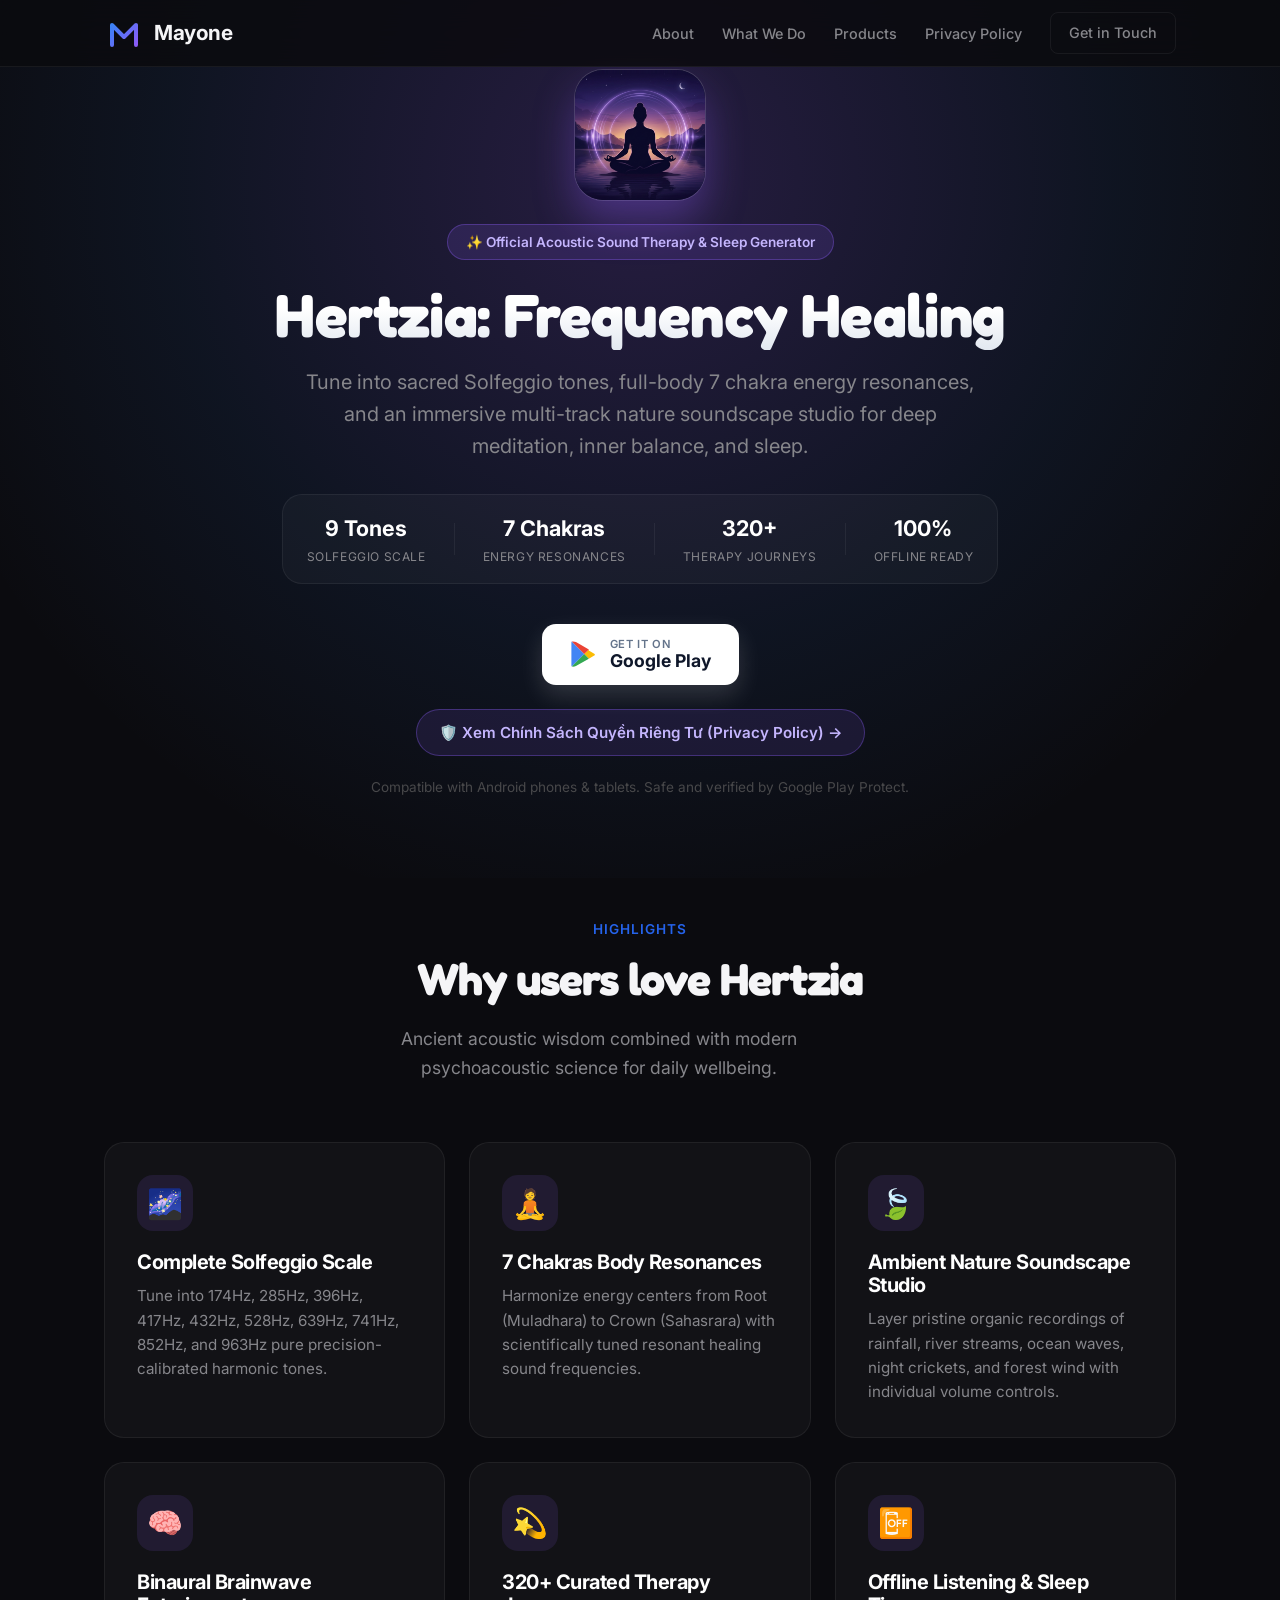
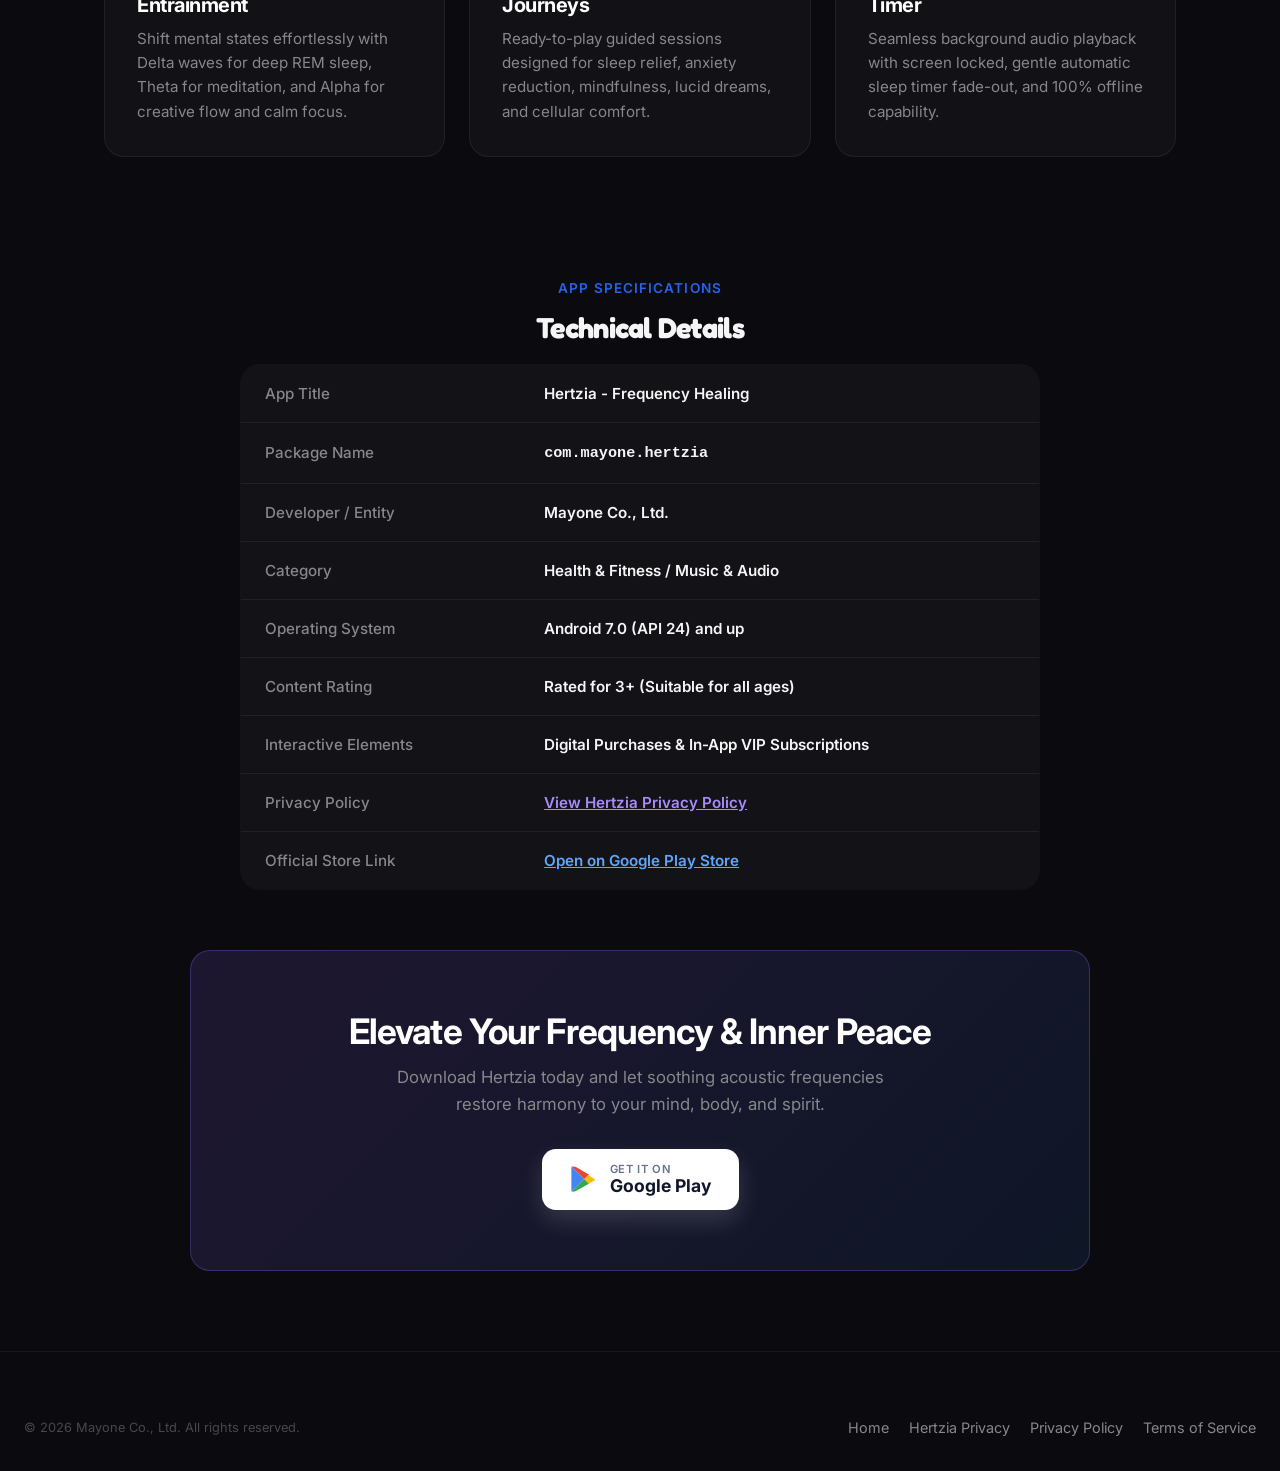
<file: hertzia.html>
<!DOCTYPE html>
<html lang="en">
<head>
    <meta charset="UTF-8">
    <meta name="viewport" content="width=device-width, initial-scale=1.0">
    <title>Hertzia: Frequency Healing — Official App Download | Mayone</title>
    <meta name="description" content="Experience restorative sound therapy with Hertzia. Precision-calibrated Solfeggio frequencies, 7 Chakra alignment, binaural brainwaves, and nature sleep soundscape generator.">
    <meta name="keywords" content="Hertzia, Frequency Healing, Solfeggio Frequencies, Sound Therapy, Binaural Beats, Chakra Meditation, Sleep Sounds, Mayone, Android App">
    
    <!-- Open Graph / Facebook -->
    <meta property="og:type" content="website">
    <meta property="og:url" content="https://mayone.vercel.app/hertzia">
    <meta property="og:title" content="Hertzia: Frequency Healing — Sacred Sound Therapy">
    <meta property="og:description" content="Sacred acoustic frequencies, Solfeggio tones, and ambient nature soundscapes on Android.">
    <meta property="og:image" content="https://mayone.vercel.app/hertzia_icon.png">

    <link rel="icon" type="image/png" href="hertzia_icon.png">
    <link rel="preconnect" href="https://fonts.googleapis.com">
    <link rel="preconnect" href="https://fonts.gstatic.com" crossorigin>
    <link href="https://fonts.googleapis.com/css2?family=Fredoka:wght@400;500;600;700&family=Inter:wght@300;400;500;600;700;800&display=swap" rel="stylesheet">
    <link rel="stylesheet" href="style.css">
    <style>
        :root {
            --brand-primary: #8b5cf6;
            --brand-gradient: linear-gradient(135deg, #8b5cf6 0%, #3b82f6 50%, #06b6d4 100%);
            --brand-hero-bg: radial-gradient(circle at 50% 20%, rgba(139, 92, 246, 0.22) 0%, rgba(59, 130, 246, 0.08) 50%, transparent 80%);
        }

        .app-hero {
            position: relative;
            padding: 70px 24px 80px;
            background: var(--brand-hero-bg);
            text-align: center;
            overflow: hidden;
        }

        .app-hero-container {
            max-width: 900px;
            margin: 0 auto;
            position: relative;
            z-index: 2;
        }

        .app-icon-wrapper {
            width: 130px;
            height: 130px;
            margin: 0 auto 24px;
            border-radius: 28px;
            box-shadow: 0 20px 40px rgba(139, 92, 246, 0.35), 0 0 0 1px rgba(255, 255, 255, 0.15);
            overflow: hidden;
            background: #0f172a;
            transition: transform 0.4s var(--ease);
        }

        .app-icon-wrapper:hover {
            transform: scale(1.05) rotate(2deg);
        }

        .app-icon-wrapper img {
            width: 100%;
            height: 100%;
            object-fit: cover;
        }

        .app-badge-pill {
            display: inline-flex;
            align-items: center;
            gap: 8px;
            padding: 6px 18px;
            background: rgba(139, 92, 246, 0.15);
            border: 1px solid rgba(139, 92, 246, 0.35);
            border-radius: 999px;
            color: #c4b5fd;
            font-size: 0.85rem;
            font-weight: 600;
            margin-bottom: 20px;
        }

        .app-title {
            font-family: 'Fredoka', 'Inter', sans-serif;
            font-size: clamp(2.4rem, 5.5vw, 3.8rem);
            font-weight: 700;
            letter-spacing: -0.01em;
            line-height: 1.15;
            margin-bottom: 16px;
            background: linear-gradient(180deg, #ffffff 40%, #e2e8f0 100%);
            -webkit-background-clip: text;
            -webkit-text-fill-color: transparent;
        }

        .app-subtitle {
            font-size: clamp(1.05rem, 2vw, 1.25rem);
            color: var(--text-secondary);
            max-width: 680px;
            margin: 0 auto 32px;
            line-height: 1.6;
        }

        .app-meta-stats {
            display: flex;
            align-items: center;
            justify-content: center;
            gap: 28px;
            flex-wrap: wrap;
            margin-bottom: 40px;
            padding: 16px 24px;
            background: rgba(255, 255, 255, 0.03);
            border: 1px solid var(--border);
            border-radius: var(--radius-lg);
            width: fit-content;
            margin-left: auto;
            margin-right: auto;
        }

        .meta-stat {
            display: flex;
            flex-direction: column;
            align-items: center;
        }

        .meta-stat .stat-val {
            font-size: 1.35rem;
            font-weight: 700;
            color: #fff;
            display: flex;
            align-items: center;
            gap: 4px;
        }

        .meta-stat .stat-lbl {
            font-size: 0.75rem;
            color: var(--text-secondary);
            text-transform: uppercase;
            letter-spacing: 0.05em;
        }

        .app-cta-row {
            display: flex;
            align-items: center;
            justify-content: center;
            gap: 16px;
            flex-wrap: wrap;
            margin-bottom: 24px;
        }

        .btn-google-play {
            display: inline-flex;
            align-items: center;
            gap: 12px;
            padding: 14px 28px;
            background: #ffffff;
            color: #0b0b0f;
            border-radius: 14px;
            font-weight: 600;
            font-size: 1.05rem;
            transition: all 0.3s var(--ease);
            box-shadow: 0 10px 25px rgba(255, 255, 255, 0.15);
            text-decoration: none;
        }

        .btn-google-play:hover {
            transform: translateY(-2px);
            background: #f1f5f9;
            box-shadow: 0 16px 32px rgba(255, 255, 255, 0.25);
        }

        .btn-google-play svg {
            width: 28px;
            height: 28px;
        }

        .play-btn-text {
            display: flex;
            flex-direction: column;
            text-align: left;
            line-height: 1.15;
        }

        .play-btn-text .subtext {
            font-size: 0.7rem;
            text-transform: uppercase;
            letter-spacing: 0.06em;
            color: #64748b;
            font-weight: 600;
        }

        .play-btn-text .maintext {
            font-size: 1.1rem;
            font-weight: 700;
            color: #0f172a;
        }

        .app-features-grid {
            display: grid;
            grid-template-columns: repeat(auto-fit, minmax(280px, 1fr));
            gap: 24px;
            max-width: 1120px;
            margin: 60px auto;
            padding: 0 24px;
        }

        .feature-card {
            background: var(--bg-card);
            border: 1px solid var(--border);
            border-radius: var(--radius-lg);
            padding: 32px;
            transition: transform 0.3s var(--ease), border-color 0.3s var(--ease);
        }

        .feature-card:hover {
            transform: translateY(-4px);
            border-color: rgba(139, 92, 246, 0.5);
        }

        .feature-icon-bubble {
            width: 56px;
            height: 56px;
            background: rgba(139, 92, 246, 0.12);
            border-radius: 16px;
            display: flex;
            align-items: center;
            justify-content: center;
            font-size: 1.8rem;
            margin-bottom: 20px;
        }

        .feature-card h3 {
            font-size: 1.25rem;
            margin-bottom: 10px;
            color: #fff;
        }

        .feature-card p {
            color: var(--text-secondary);
            font-size: 0.95rem;
            line-height: 1.6;
        }

        .specs-table {
            max-width: 800px;
            margin: 0 auto;
            width: 100%;
            border-collapse: collapse;
            background: var(--bg-card);
            border: 1px solid var(--border);
            border-radius: var(--radius-lg);
            overflow: hidden;
        }

        .specs-table td {
            padding: 16px 24px;
            border-bottom: 1px solid var(--border);
            font-size: 0.95rem;
        }

        .specs-table tr:last-child td {
            border-bottom: none;
        }

        .specs-table td:first-child {
            color: var(--text-secondary);
            font-weight: 500;
            width: 35%;
        }

        .specs-table td:last-child {
            color: var(--text-primary);
            font-weight: 600;
        }

        .download-box {
            background: linear-gradient(135deg, rgba(139, 92, 246, 0.15) 0%, rgba(59, 130, 246, 0.1) 100%);
            border: 1px solid rgba(139, 92, 246, 0.3);
            border-radius: var(--radius-lg);
            padding: 60px 24px;
            text-align: center;
            max-width: 900px;
            margin: 0 auto;
        }

        .download-box h2 {
            font-size: 2.2rem;
            margin-bottom: 12px;
            color: #fff;
        }
    </style>
</head>
<body>
    <nav id="navbar" class="navbar scrolled">
        <div class="nav-container">
            <a href="/" class="logo">
                <svg width="40" height="40" viewBox="0 0 40 40" fill="none" xmlns="http://www.w3.org/2000/svg">
                    <path d="M8 32V12L20 24L32 12V32" stroke="url(#logo_grad)" stroke-width="4" stroke-linecap="round" stroke-linejoin="round"/>
                    <defs>
                        <linearGradient id="logo_grad" x1="8" y1="12" x2="32" y2="32" gradientUnits="userSpaceOnUse">
                            <stop stop-color="#3b82f6"/>
                            <stop offset="1" stop-color="#8b5cf6"/>
                        </linearGradient>
                    </defs>
                </svg>
                <span class="logo-text">Mayone</span>
            </a>
            <ul id="nav-menu" class="nav-links">
                <li><a href="/#about">About</a></li>
                <li><a href="/#expertise">What We Do</a></li>
                <li><a href="/#products">Products</a></li>
                <li><a href="/privacy-hertzia">Privacy Policy</a></li>
                <li><a href="/#contact" class="btn btn-outline btn-sm">Get in Touch</a></li>
            </ul>
        </div>
    </nav>

    <main>
        <!-- App Hero -->
        <header class="app-hero">
            <div class="app-hero-container">
                <div class="app-icon-wrapper">
                    <img src="hertzia_icon.png" alt="Hertzia: Frequency Healing App Icon">
                </div>

                <div class="app-badge-pill">
                    <span>✨ Official Acoustic Sound Therapy &amp; Sleep Generator</span>
                </div>

                <h1 class="app-title">Hertzia: Frequency Healing</h1>
                <p class="app-subtitle">
                    Tune into sacred Solfeggio tones, full-body 7 chakra energy resonances, and an immersive multi-track nature soundscape studio for deep meditation, inner balance, and sleep.
                </p>

                <div class="app-meta-stats">
                    <div class="meta-stat">
                        <span class="stat-val">9 Tones</span>
                        <span class="stat-lbl">Solfeggio Scale</span>
                    </div>
                    <div class="stat-sep" style="width: 1px; height: 32px; background: var(--border);"></div>
                    <div class="meta-stat">
                        <span class="stat-val">7 Chakras</span>
                        <span class="stat-lbl">Energy Resonances</span>
                    </div>
                    <div class="stat-sep" style="width: 1px; height: 32px; background: var(--border);"></div>
                    <div class="meta-stat">
                        <span class="stat-val">320+</span>
                        <span class="stat-lbl">Therapy Journeys</span>
                    </div>
                    <div class="stat-sep" style="width: 1px; height: 32px; background: var(--border);"></div>
                    <div class="meta-stat">
                        <span class="stat-val">100%</span>
                        <span class="stat-lbl">Offline Ready</span>
                    </div>
                </div>

                <div class="app-cta-row">
                    <a href="https://play.google.com/store/apps/details?id=com.mayone.hertzia" target="_blank" rel="noopener noreferrer" class="btn-google-play">
                        <svg viewBox="0 0 512 512">
                            <path fill="#4285F4" d="M32.5 28.5L260.8 256.8 32.5 485.1c-4.4-4.8-7-11.2-7-18.4V46.9c0-7.2 2.6-13.6 7-18.4z"/>
                            <path fill="#FBBC04" d="M344.6 172.9L260.8 256.8l83.8 83.9 98.7-56.9c16.3-9.4 16.3-24.8 0-34.2l-98.7-56.7z"/>
                            <path fill="#EA4335" d="M32.5 28.5l228.3 228.3 83.8-83.9L108.8 38.6C89.6 27.5 56.4 22.1 32.5 28.5z"/>
                            <path fill="#34A853" d="M32.5 485.1c23.9 6.4 57.1 1 76.3-10.1l235.8-134.3-83.8-83.9L32.5 485.1z"/>
                        </svg>
                        <div class="play-btn-text">
                            <span class="subtext">Get It On</span>
                            <span class="maintext">Google Play</span>
                        </div>
                    </a>
                </div>

                <div style="margin-bottom: 20px;">
                    <a href="/privacy-hertzia" style="display: inline-flex; align-items: center; gap: 8px; color: #c4b5fd; font-weight: 600; font-size: 0.95rem; padding: 10px 22px; background: rgba(139, 92, 246, 0.12); border: 1px solid rgba(139, 92, 246, 0.35); border-radius: 999px; transition: all 0.25s ease; text-decoration: none;">
                        <span>🛡️ Xem Chính Sách Quyền Riêng Tư (Privacy Policy) →</span>
                    </a>
                </div>

                <p style="font-size: 0.85rem; color: var(--text-tertiary);">
                    Compatible with Android phones &amp; tablets. Safe and verified by Google Play Protect.
                </p>
            </div>
        </header>

        <!-- Highlights Grid -->
        <section id="features" style="padding: 40px 0;">
            <div style="text-align: center; max-width: 650px; margin: 0 auto 30px; padding: 0 24px;">
                <p class="eyebrow">Highlights</p>
                <h2 style="font-family: 'Fredoka', 'Inter', sans-serif;">Why users love Hertzia</h2>
                <p class="section-desc">Ancient acoustic wisdom combined with modern psychoacoustic science for daily wellbeing.</p>
            </div>

            <div class="app-features-grid">
                <div class="feature-card">
                    <div class="feature-icon-bubble">🌌</div>
                    <h3>Complete Solfeggio Scale</h3>
                    <p>Tune into 174Hz, 285Hz, 396Hz, 417Hz, 432Hz, 528Hz, 639Hz, 741Hz, 852Hz, and 963Hz pure precision-calibrated harmonic tones.</p>
                </div>

                <div class="feature-card">
                    <div class="feature-icon-bubble">🧘</div>
                    <h3>7 Chakras Body Resonances</h3>
                    <p>Harmonize energy centers from Root (Muladhara) to Crown (Sahasrara) with scientifically tuned resonant healing sound frequencies.</p>
                </div>

                <div class="feature-card">
                    <div class="feature-icon-bubble">🍃</div>
                    <h3>Ambient Nature Soundscape Studio</h3>
                    <p>Layer pristine organic recordings of rainfall, river streams, ocean waves, night crickets, and forest wind with individual volume controls.</p>
                </div>

                <div class="feature-card">
                    <div class="feature-icon-bubble">🧠</div>
                    <h3>Binaural Brainwave Entrainment</h3>
                    <p>Shift mental states effortlessly with Delta waves for deep REM sleep, Theta for meditation, and Alpha for creative flow and calm focus.</p>
                </div>

                <div class="feature-card">
                    <div class="feature-icon-bubble">💫</div>
                    <h3>320+ Curated Therapy Journeys</h3>
                    <p>Ready-to-play guided sessions designed for sleep relief, anxiety reduction, mindfulness, lucid dreams, and cellular comfort.</p>
                </div>

                <div class="feature-card">
                    <div class="feature-icon-bubble">📴</div>
                    <h3>Offline Listening &amp; Sleep Timer</h3>
                    <p>Seamless background audio playback with screen locked, gentle automatic sleep timer fade-out, and 100% offline capability.</p>
                </div>
            </div>
        </section>

        <!-- Technical Specifications Table -->
        <section id="specs" style="padding: 20px 24px 60px;">
            <div style="text-align: center; max-width: 600px; margin: 0 auto 20px;">
                <p class="eyebrow">App Specifications</p>
                <h2 style="font-family: 'Fredoka', 'Inter', sans-serif; font-size: 1.8rem;">Technical Details</h2>
            </div>

            <table class="specs-table">
                <tbody>
                    <tr>
                        <td>App Title</td>
                        <td>Hertzia - Frequency Healing</td>
                    </tr>
                    <tr>
                        <td>Package Name</td>
                        <td><code>com.mayone.hertzia</code></td>
                    </tr>
                    <tr>
                        <td>Developer / Entity</td>
                        <td>Mayone Co., Ltd.</td>
                    </tr>
                    <tr>
                        <td>Category</td>
                        <td>Health &amp; Fitness / Music &amp; Audio</td>
                    </tr>
                    <tr>
                        <td>Operating System</td>
                        <td>Android 7.0 (API 24) and up</td>
                    </tr>
                    <tr>
                        <td>Content Rating</td>
                        <td>Rated for 3+ (Suitable for all ages)</td>
                    </tr>
                    <tr>
                        <td>Interactive Elements</td>
                        <td>Digital Purchases &amp; In-App VIP Subscriptions</td>
                    </tr>
                    <tr>
                        <td>Privacy Policy</td>
                        <td><a href="/privacy-hertzia" style="color: #a78bfa; text-decoration: underline;">View Hertzia Privacy Policy</a></td>
                    </tr>
                    <tr>
                        <td>Official Store Link</td>
                        <td><a href="https://play.google.com/store/apps/details?id=com.mayone.hertzia" target="_blank" style="color: #60a5fa; text-decoration: underline;">Open on Google Play Store</a></td>
                    </tr>
                </tbody>
            </table>
        </section>

        <!-- Final Download CTA -->
        <section style="padding: 0 24px 80px;">
            <div class="download-box">
                <h2>Elevate Your Frequency &amp; Inner Peace</h2>
                <p style="color: var(--text-secondary); max-width: 540px; margin: 0 auto 30px; font-size: 1.05rem;">
                    Download Hertzia today and let soothing acoustic frequencies restore harmony to your mind, body, and spirit.
                </p>
                <a href="https://play.google.com/store/apps/details?id=com.mayone.hertzia" target="_blank" rel="noopener noreferrer" class="btn-google-play">
                    <svg viewBox="0 0 512 512">
                        <path fill="#4285F4" d="M32.5 28.5L260.8 256.8 32.5 485.1c-4.4-4.8-7-11.2-7-18.4V46.9c0-7.2 2.6-13.6 7-18.4z"/>
                        <path fill="#FBBC04" d="M344.6 172.9L260.8 256.8l83.8 83.9 98.7-56.9c16.3-9.4 16.3-24.8 0-34.2l-98.7-56.7z"/>
                        <path fill="#EA4335" d="M32.5 28.5l228.3 228.3 83.8-83.9L108.8 38.6C89.6 27.5 56.4 22.1 32.5 28.5z"/>
                        <path fill="#34A853" d="M32.5 485.1c23.9 6.4 57.1 1 76.3-10.1l235.8-134.3-83.8-83.9L32.5 485.1z"/>
                    </svg>
                    <div class="play-btn-text">
                        <span class="subtext">Get It On</span>
                        <span class="maintext">Google Play</span>
                    </div>
                </a>
            </div>
        </section>
    </main>

    <!-- Footer -->
    <footer class="footer">
        <div class="footer-container">
            <div class="footer-bottom" style="border: none; padding-top: 0; display: flex; justify-content: space-between; align-items: center; flex-wrap: wrap; gap: 16px;">
                <p>&copy; 2026 Mayone Co., Ltd. All rights reserved.</p>
                <div style="display: flex; gap: 20px;">
                    <a href="/" style="color: var(--text-secondary); font-size: 0.9rem;">Home</a>
                    <a href="/privacy-hertzia" style="color: var(--text-secondary); font-size: 0.9rem;">Hertzia Privacy</a>
                    <a href="/privacy" style="color: var(--text-secondary); font-size: 0.9rem;">Privacy Policy</a>
                    <a href="/terms" style="color: var(--text-secondary); font-size: 0.9rem;">Terms of Service</a>
                </div>
            </div>
        </div>
    </footer>
</body>
</html>
</file>
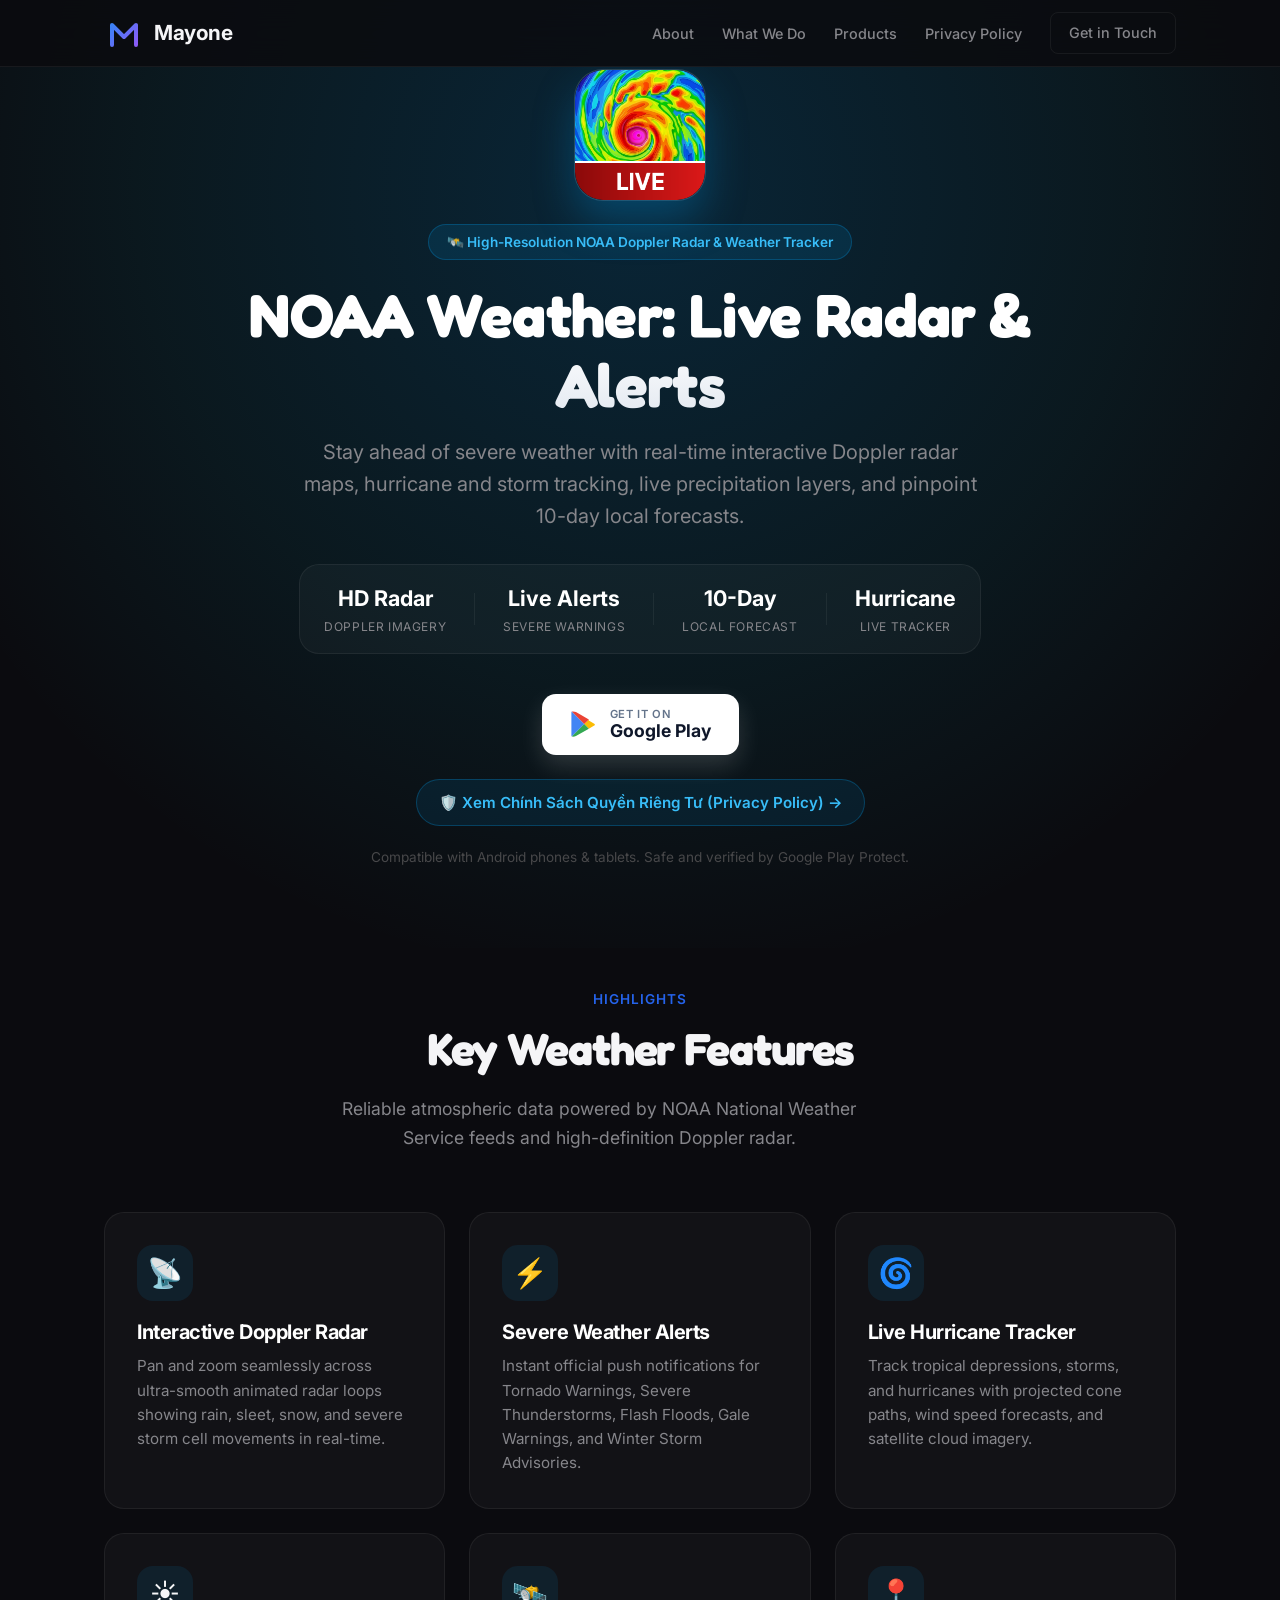
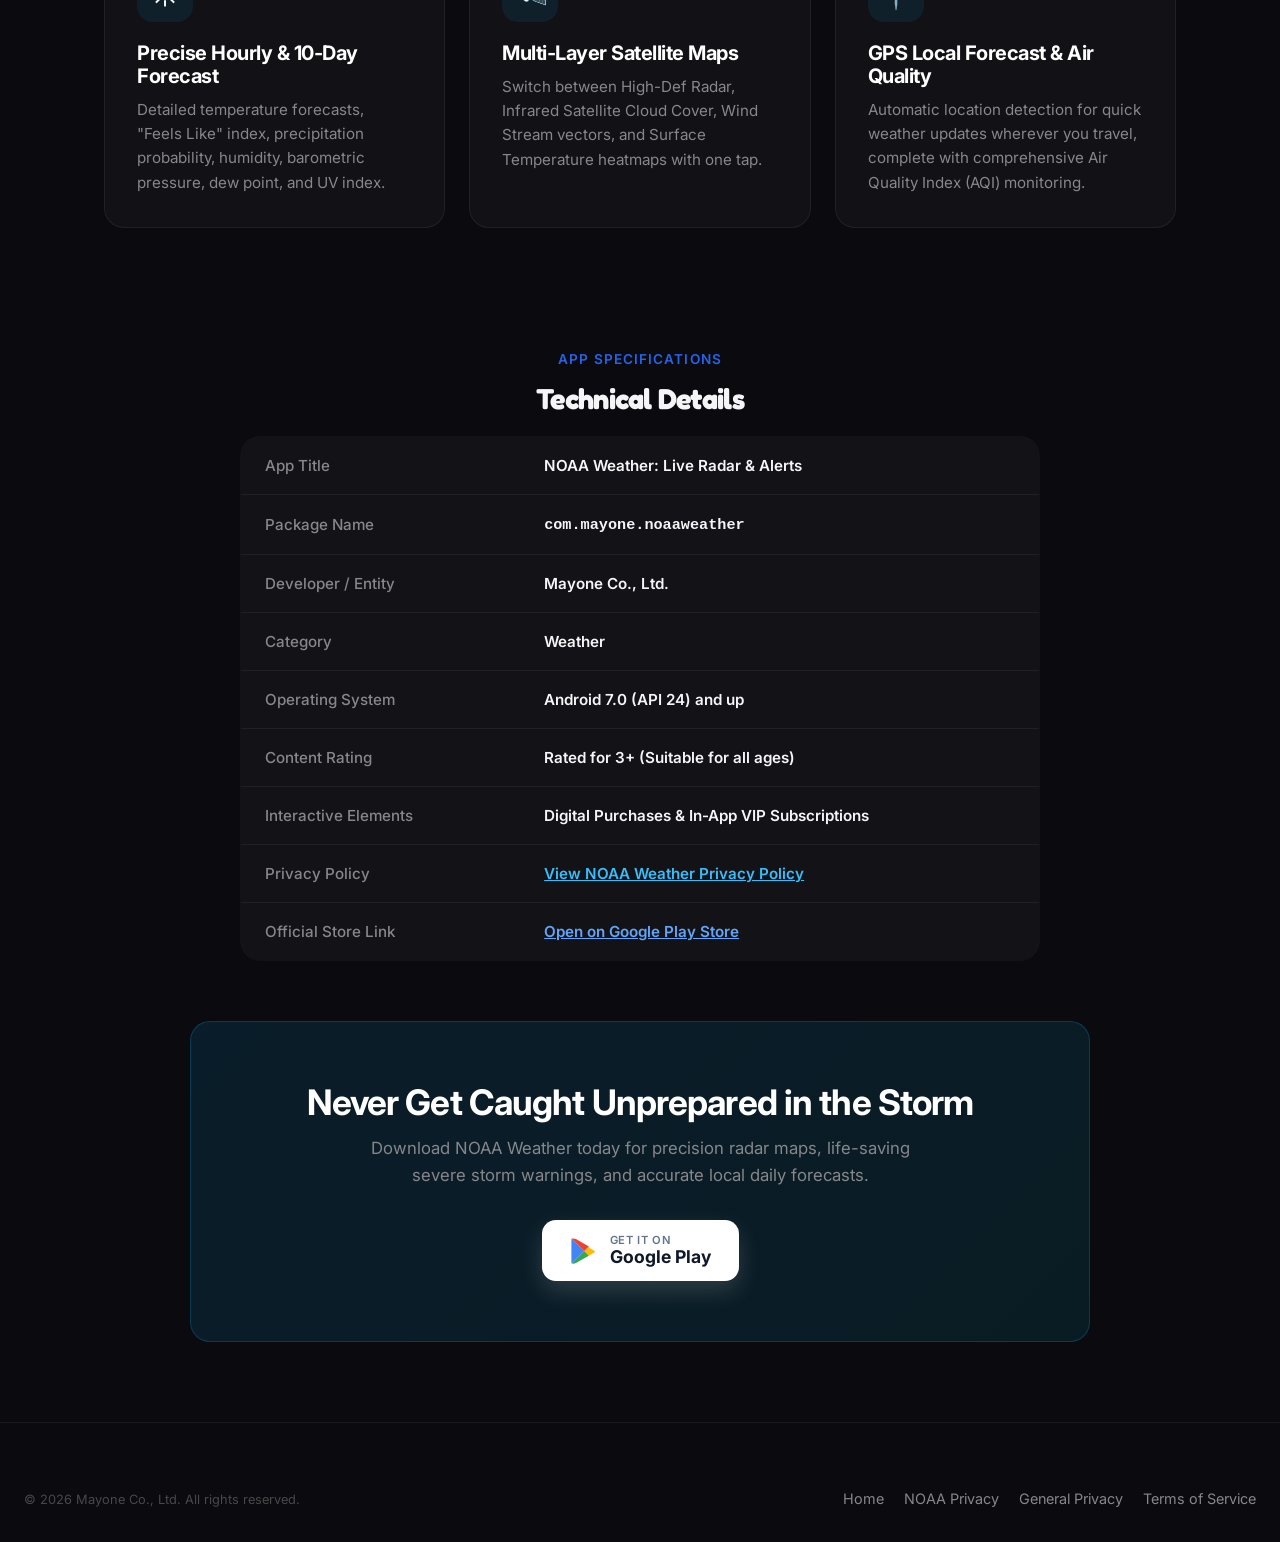
<file: noaa.html>
<!DOCTYPE html>
<html lang="en">
<head>
    <meta charset="UTF-8">
    <meta name="viewport" content="width=device-width, initial-scale=1.0">
    <title>NOAA Weather: Live Radar & Alerts — Official App Download | Mayone</title>
    <meta name="description" content="Download NOAA Weather: Live Radar & Alerts on Google Play. Real-time high-resolution Doppler radar, severe weather warnings, hurricane tracker, and accurate 10-day local forecasts.">
    <meta name="keywords" content="NOAA Weather, Weather Radar, Live Radar, Severe Weather Alerts, Hurricane Tracker, Storm Tracker, Rain Radar, Doppler Radar, Mayone, Android App">
    
    <!-- Open Graph / Facebook -->
    <meta property="og:type" content="website">
    <meta property="og:url" content="https://mayone.vercel.app/noaa">
    <meta property="og:title" content="NOAA Weather: Live Radar & Alerts — Real-Time Weather Radar">
    <meta property="og:description" content="High-resolution Doppler radar, hurricane tracker, severe storm alerts, and 10-day local forecasts. Download free on Google Play.">
    <meta property="og:image" content="https://mayone.vercel.app/noaa_icon.png">

    <link rel="icon" type="image/png" href="noaa_icon.png">
    <link rel="preconnect" href="https://fonts.googleapis.com">
    <link rel="preconnect" href="https://fonts.gstatic.com" crossorigin>
    <link href="https://fonts.googleapis.com/css2?family=Fredoka:wght@400;500;600;700&family=Inter:wght@300;400;500;600;700;800&display=swap" rel="stylesheet">
    <link rel="stylesheet" href="style.css">
    <style>
        :root {
            --brand-primary: #0284c7;
            --brand-gradient: linear-gradient(135deg, #0284c7 0%, #06b6d4 50%, #3b82f6 100%);
            --brand-hero-bg: radial-gradient(circle at 50% 20%, rgba(2, 132, 199, 0.22) 0%, rgba(6, 182, 212, 0.08) 50%, transparent 80%);
        }

        .app-hero {
            position: relative;
            padding: 70px 24px 80px;
            background: var(--brand-hero-bg);
            text-align: center;
            overflow: hidden;
        }

        .app-hero-container {
            max-width: 900px;
            margin: 0 auto;
            position: relative;
            z-index: 2;
        }

        .app-icon-wrapper {
            width: 130px;
            height: 130px;
            margin: 0 auto 24px;
            border-radius: 28px;
            box-shadow: 0 20px 40px rgba(2, 132, 199, 0.35), 0 0 0 1px rgba(255, 255, 255, 0.15);
            overflow: hidden;
            background: #0f172a;
            transition: transform 0.4s var(--ease);
        }

        .app-icon-wrapper:hover {
            transform: scale(1.05) rotate(-2deg);
        }

        .app-icon-wrapper img {
            width: 100%;
            height: 100%;
            object-fit: cover;
        }

        .app-badge-pill {
            display: inline-flex;
            align-items: center;
            gap: 8px;
            padding: 6px 18px;
            background: rgba(2, 132, 199, 0.15);
            border: 1px solid rgba(2, 132, 199, 0.35);
            border-radius: 999px;
            color: #38bdf8;
            font-size: 0.85rem;
            font-weight: 600;
            margin-bottom: 20px;
        }

        .app-title {
            font-family: 'Fredoka', 'Inter', sans-serif;
            font-size: clamp(2.4rem, 5.5vw, 3.8rem);
            font-weight: 700;
            letter-spacing: -0.01em;
            line-height: 1.15;
            margin-bottom: 16px;
            background: linear-gradient(180deg, #ffffff 40%, #e2e8f0 100%);
            -webkit-background-clip: text;
            -webkit-text-fill-color: transparent;
        }

        .app-subtitle {
            font-size: clamp(1.05rem, 2vw, 1.25rem);
            color: var(--text-secondary);
            max-width: 680px;
            margin: 0 auto 32px;
            line-height: 1.6;
        }

        .app-meta-stats {
            display: flex;
            align-items: center;
            justify-content: center;
            gap: 28px;
            flex-wrap: wrap;
            margin-bottom: 40px;
            padding: 16px 24px;
            background: rgba(255, 255, 255, 0.03);
            border: 1px solid var(--border);
            border-radius: var(--radius-lg);
            width: fit-content;
            margin-left: auto;
            margin-right: auto;
        }

        .meta-stat {
            display: flex;
            flex-direction: column;
            align-items: center;
        }

        .meta-stat .stat-val {
            font-size: 1.35rem;
            font-weight: 700;
            color: #fff;
            display: flex;
            align-items: center;
            gap: 4px;
        }

        .meta-stat .stat-lbl {
            font-size: 0.75rem;
            color: var(--text-secondary);
            text-transform: uppercase;
            letter-spacing: 0.05em;
        }

        .app-cta-row {
            display: flex;
            align-items: center;
            justify-content: center;
            gap: 16px;
            flex-wrap: wrap;
            margin-bottom: 24px;
        }

        .btn-google-play {
            display: inline-flex;
            align-items: center;
            gap: 12px;
            padding: 14px 28px;
            background: #ffffff;
            color: #0b0b0f;
            border-radius: 14px;
            font-weight: 600;
            font-size: 1.05rem;
            transition: all 0.3s var(--ease);
            box-shadow: 0 10px 25px rgba(255, 255, 255, 0.15);
            text-decoration: none;
        }

        .btn-google-play:hover {
            transform: translateY(-2px);
            background: #f1f5f9;
            box-shadow: 0 16px 32px rgba(255, 255, 255, 0.25);
        }

        .btn-google-play svg {
            width: 28px;
            height: 28px;
        }

        .play-btn-text {
            display: flex;
            flex-direction: column;
            text-align: left;
            line-height: 1.15;
        }

        .play-btn-text .subtext {
            font-size: 0.7rem;
            text-transform: uppercase;
            letter-spacing: 0.06em;
            color: #64748b;
            font-weight: 600;
        }

        .play-btn-text .maintext {
            font-size: 1.1rem;
            font-weight: 700;
            color: #0f172a;
        }

        .app-features-grid {
            display: grid;
            grid-template-columns: repeat(auto-fit, minmax(280px, 1fr));
            gap: 24px;
            max-width: 1120px;
            margin: 60px auto;
            padding: 0 24px;
        }

        .feature-card {
            background: var(--bg-card);
            border: 1px solid var(--border);
            border-radius: var(--radius-lg);
            padding: 32px;
            transition: transform 0.3s var(--ease), border-color 0.3s var(--ease);
        }

        .feature-card:hover {
            transform: translateY(-4px);
            border-color: rgba(2, 132, 199, 0.5);
        }

        .feature-icon-bubble {
            width: 56px;
            height: 56px;
            background: rgba(2, 132, 199, 0.12);
            border-radius: 16px;
            display: flex;
            align-items: center;
            justify-content: center;
            font-size: 1.8rem;
            margin-bottom: 20px;
        }

        .feature-card h3 {
            font-size: 1.25rem;
            margin-bottom: 10px;
            color: #fff;
        }

        .feature-card p {
            color: var(--text-secondary);
            font-size: 0.95rem;
            line-height: 1.6;
        }

        .specs-table {
            max-width: 800px;
            margin: 0 auto;
            width: 100%;
            border-collapse: collapse;
            background: var(--bg-card);
            border: 1px solid var(--border);
            border-radius: var(--radius-lg);
            overflow: hidden;
        }

        .specs-table td {
            padding: 16px 24px;
            border-bottom: 1px solid var(--border);
            font-size: 0.95rem;
        }

        .specs-table tr:last-child td {
            border-bottom: none;
        }

        .specs-table td:first-child {
            color: var(--text-secondary);
            font-weight: 500;
            width: 35%;
        }

        .specs-table td:last-child {
            color: var(--text-primary);
            font-weight: 600;
        }

        .download-box {
            background: linear-gradient(135deg, rgba(2, 132, 199, 0.15) 0%, rgba(6, 182, 212, 0.1) 100%);
            border: 1px solid rgba(2, 132, 199, 0.3);
            border-radius: var(--radius-lg);
            padding: 60px 24px;
            text-align: center;
            max-width: 900px;
            margin: 0 auto;
        }

        .download-box h2 {
            font-size: 2.2rem;
            margin-bottom: 12px;
            color: #fff;
        }
    </style>
</head>
<body>
    <nav id="navbar" class="navbar scrolled">
        <div class="nav-container">
            <a href="/" class="logo">
                <svg width="40" height="40" viewBox="0 0 40 40" fill="none" xmlns="http://www.w3.org/2000/svg">
                    <path d="M8 32V12L20 24L32 12V32" stroke="url(#logo_grad)" stroke-width="4" stroke-linecap="round" stroke-linejoin="round"/>
                    <defs>
                        <linearGradient id="logo_grad" x1="8" y1="12" x2="32" y2="32" gradientUnits="userSpaceOnUse">
                            <stop stop-color="#3b82f6"/>
                            <stop offset="1" stop-color="#8b5cf6"/>
                        </linearGradient>
                    </defs>
                </svg>
                <span class="logo-text">Mayone</span>
            </a>
            <ul id="nav-menu" class="nav-links">
                <li><a href="/#about">About</a></li>
                <li><a href="/#expertise">What We Do</a></li>
                <li><a href="/#products">Products</a></li>
                <li><a href="/privacy-noaa">Privacy Policy</a></li>
                <li><a href="/#contact" class="btn btn-outline btn-sm">Get in Touch</a></li>
            </ul>
        </div>
    </nav>

    <main>
        <!-- App Hero -->
        <header class="app-hero">
            <div class="app-hero-container">
                <div class="app-icon-wrapper">
                    <img src="noaa_icon.png" alt="NOAA Weather: Live Radar & Alerts App Icon">
                </div>

                <div class="app-badge-pill">
                    <span>🛰️ High-Resolution NOAA Doppler Radar &amp; Weather Tracker</span>
                </div>

                <h1 class="app-title">NOAA Weather: Live Radar &amp; Alerts</h1>
                <p class="app-subtitle">
                    Stay ahead of severe weather with real-time interactive Doppler radar maps, hurricane and storm tracking, live precipitation layers, and pinpoint 10-day local forecasts.
                </p>

                <div class="app-meta-stats">
                    <div class="meta-stat">
                        <span class="stat-val">HD Radar</span>
                        <span class="stat-lbl">Doppler Imagery</span>
                    </div>
                    <div class="stat-sep" style="width: 1px; height: 32px; background: var(--border);"></div>
                    <div class="meta-stat">
                        <span class="stat-val">Live Alerts</span>
                        <span class="stat-lbl">Severe Warnings</span>
                    </div>
                    <div class="stat-sep" style="width: 1px; height: 32px; background: var(--border);"></div>
                    <div class="meta-stat">
                        <span class="stat-val">10-Day</span>
                        <span class="stat-lbl">Local Forecast</span>
                    </div>
                    <div class="stat-sep" style="width: 1px; height: 32px; background: var(--border);"></div>
                    <div class="meta-stat">
                        <span class="stat-val">Hurricane</span>
                        <span class="stat-lbl">Live Tracker</span>
                    </div>
                </div>

                <div class="app-cta-row">
                    <a href="https://play.google.com/store/apps/details?id=com.mayone.noaaweather" target="_blank" rel="noopener noreferrer" class="btn-google-play">
                        <svg viewBox="0 0 512 512">
                            <path fill="#4285F4" d="M32.5 28.5L260.8 256.8 32.5 485.1c-4.4-4.8-7-11.2-7-18.4V46.9c0-7.2 2.6-13.6 7-18.4z"/>
                            <path fill="#FBBC04" d="M344.6 172.9L260.8 256.8l83.8 83.9 98.7-56.9c16.3-9.4 16.3-24.8 0-34.2l-98.7-56.7z"/>
                            <path fill="#EA4335" d="M32.5 28.5l228.3 228.3 83.8-83.9L108.8 38.6C89.6 27.5 56.4 22.1 32.5 28.5z"/>
                            <path fill="#34A853" d="M32.5 485.1c23.9 6.4 57.1 1 76.3-10.1l235.8-134.3-83.8-83.9L32.5 485.1z"/>
                        </svg>
                        <div class="play-btn-text">
                            <span class="subtext">Get It On</span>
                            <span class="maintext">Google Play</span>
                        </div>
                    </a>
                </div>

                <div style="margin-bottom: 20px;">
                    <a href="/privacy-noaa" style="display: inline-flex; align-items: center; gap: 8px; color: #38bdf8; font-weight: 600; font-size: 0.95rem; padding: 10px 22px; background: rgba(2, 132, 199, 0.12); border: 1px solid rgba(2, 132, 199, 0.35); border-radius: 999px; transition: all 0.25s ease; text-decoration: none;">
                        <span>🛡️ Xem Chính Sách Quyền Riêng Tư (Privacy Policy) →</span>
                    </a>
                </div>

                <p style="font-size: 0.85rem; color: var(--text-tertiary);">
                    Compatible with Android phones &amp; tablets. Safe and verified by Google Play Protect.
                </p>
            </div>
        </header>

        <!-- Highlights Grid -->
        <section id="features" style="padding: 40px 0;">
            <div style="text-align: center; max-width: 650px; margin: 0 auto 30px; padding: 0 24px;">
                <p class="eyebrow">Highlights</p>
                <h2 style="font-family: 'Fredoka', 'Inter', sans-serif;">Key Weather Features</h2>
                <p class="section-desc">Reliable atmospheric data powered by NOAA National Weather Service feeds and high-definition Doppler radar.</p>
            </div>

            <div class="app-features-grid">
                <div class="feature-card">
                    <div class="feature-icon-bubble">📡</div>
                    <h3>Interactive Doppler Radar</h3>
                    <p>Pan and zoom seamlessly across ultra-smooth animated radar loops showing rain, sleet, snow, and severe storm cell movements in real-time.</p>
                </div>

                <div class="feature-card">
                    <div class="feature-icon-bubble">⚡</div>
                    <h3>Severe Weather Alerts</h3>
                    <p>Instant official push notifications for Tornado Warnings, Severe Thunderstorms, Flash Floods, Gale Warnings, and Winter Storm Advisories.</p>
                </div>

                <div class="feature-card">
                    <div class="feature-icon-bubble">🌀</div>
                    <h3>Live Hurricane Tracker</h3>
                    <p>Track tropical depressions, storms, and hurricanes with projected cone paths, wind speed forecasts, and satellite cloud imagery.</p>
                </div>

                <div class="feature-card">
                    <div class="feature-icon-bubble">☀️</div>
                    <h3>Precise Hourly &amp; 10-Day Forecast</h3>
                    <p>Detailed temperature forecasts, "Feels Like" index, precipitation probability, humidity, barometric pressure, dew point, and UV index.</p>
                </div>

                <div class="feature-card">
                    <div class="feature-icon-bubble">🛰️</div>
                    <h3>Multi-Layer Satellite Maps</h3>
                    <p>Switch between High-Def Radar, Infrared Satellite Cloud Cover, Wind Stream vectors, and Surface Temperature heatmaps with one tap.</p>
                </div>

                <div class="feature-card">
                    <div class="feature-icon-bubble">📍</div>
                    <h3>GPS Local Forecast &amp; Air Quality</h3>
                    <p>Automatic location detection for quick weather updates wherever you travel, complete with comprehensive Air Quality Index (AQI) monitoring.</p>
                </div>
            </div>
        </section>

        <!-- Technical Specifications Table -->
        <section id="specs" style="padding: 20px 24px 60px;">
            <div style="text-align: center; max-width: 600px; margin: 0 auto 20px;">
                <p class="eyebrow">App Specifications</p>
                <h2 style="font-family: 'Fredoka', 'Inter', sans-serif; font-size: 1.8rem;">Technical Details</h2>
            </div>

            <table class="specs-table">
                <tbody>
                    <tr>
                        <td>App Title</td>
                        <td>NOAA Weather: Live Radar &amp; Alerts</td>
                    </tr>
                    <tr>
                        <td>Package Name</td>
                        <td><code>com.mayone.noaaweather</code></td>
                    </tr>
                    <tr>
                        <td>Developer / Entity</td>
                        <td>Mayone Co., Ltd.</td>
                    </tr>
                    <tr>
                        <td>Category</td>
                        <td>Weather</td>
                    </tr>
                    <tr>
                        <td>Operating System</td>
                        <td>Android 7.0 (API 24) and up</td>
                    </tr>
                    <tr>
                        <td>Content Rating</td>
                        <td>Rated for 3+ (Suitable for all ages)</td>
                    </tr>
                    <tr>
                        <td>Interactive Elements</td>
                        <td>Digital Purchases &amp; In-App VIP Subscriptions</td>
                    </tr>
                    <tr>
                        <td>Privacy Policy</td>
                        <td><a href="/privacy-noaa" style="color: #38bdf8; text-decoration: underline;">View NOAA Weather Privacy Policy</a></td>
                    </tr>
                    <tr>
                        <td>Official Store Link</td>
                        <td><a href="https://play.google.com/store/apps/details?id=com.mayone.noaaweather" target="_blank" style="color: #60a5fa; text-decoration: underline;">Open on Google Play Store</a></td>
                    </tr>
                </tbody>
            </table>
        </section>

        <!-- Final Download CTA -->
        <section style="padding: 0 24px 80px;">
            <div class="download-box">
                <h2>Never Get Caught Unprepared in the Storm</h2>
                <p style="color: var(--text-secondary); max-width: 540px; margin: 0 auto 30px; font-size: 1.05rem;">
                    Download NOAA Weather today for precision radar maps, life-saving severe storm warnings, and accurate local daily forecasts.
                </p>
                <a href="https://play.google.com/store/apps/details?id=com.mayone.noaaweather" target="_blank" rel="noopener noreferrer" class="btn-google-play">
                    <svg viewBox="0 0 512 512">
                        <path fill="#4285F4" d="M32.5 28.5L260.8 256.8 32.5 485.1c-4.4-4.8-7-11.2-7-18.4V46.9c0-7.2 2.6-13.6 7-18.4z"/>
                        <path fill="#FBBC04" d="M344.6 172.9L260.8 256.8l83.8 83.9 98.7-56.9c16.3-9.4 16.3-24.8 0-34.2l-98.7-56.7z"/>
                        <path fill="#EA4335" d="M32.5 28.5l228.3 228.3 83.8-83.9L108.8 38.6C89.6 27.5 56.4 22.1 32.5 28.5z"/>
                        <path fill="#34A853" d="M32.5 485.1c23.9 6.4 57.1 1 76.3-10.1l235.8-134.3-83.8-83.9L32.5 485.1z"/>
                    </svg>
                    <div class="play-btn-text">
                        <span class="subtext">Get It On</span>
                        <span class="maintext">Google Play</span>
                    </div>
                </a>
            </div>
        </section>
    </main>

    <!-- Footer -->
    <footer class="footer">
        <div class="footer-container">
            <div class="footer-bottom" style="border: none; padding-top: 0; display: flex; justify-content: space-between; align-items: center; flex-wrap: wrap; gap: 16px;">
                <p>&copy; 2026 Mayone Co., Ltd. All rights reserved.</p>
                <div style="display: flex; gap: 20px;">
                    <a href="/" style="color: var(--text-secondary); font-size: 0.9rem;">Home</a>
                    <a href="/privacy-noaa" style="color: var(--text-secondary); font-size: 0.9rem;">NOAA Privacy</a>
                    <a href="/privacy" style="color: var(--text-secondary); font-size: 0.9rem;">General Privacy</a>
                    <a href="/terms" style="color: var(--text-secondary); font-size: 0.9rem;">Terms of Service</a>
                </div>
            </div>
        </div>
    </footer>
</body>
</html>
</file>
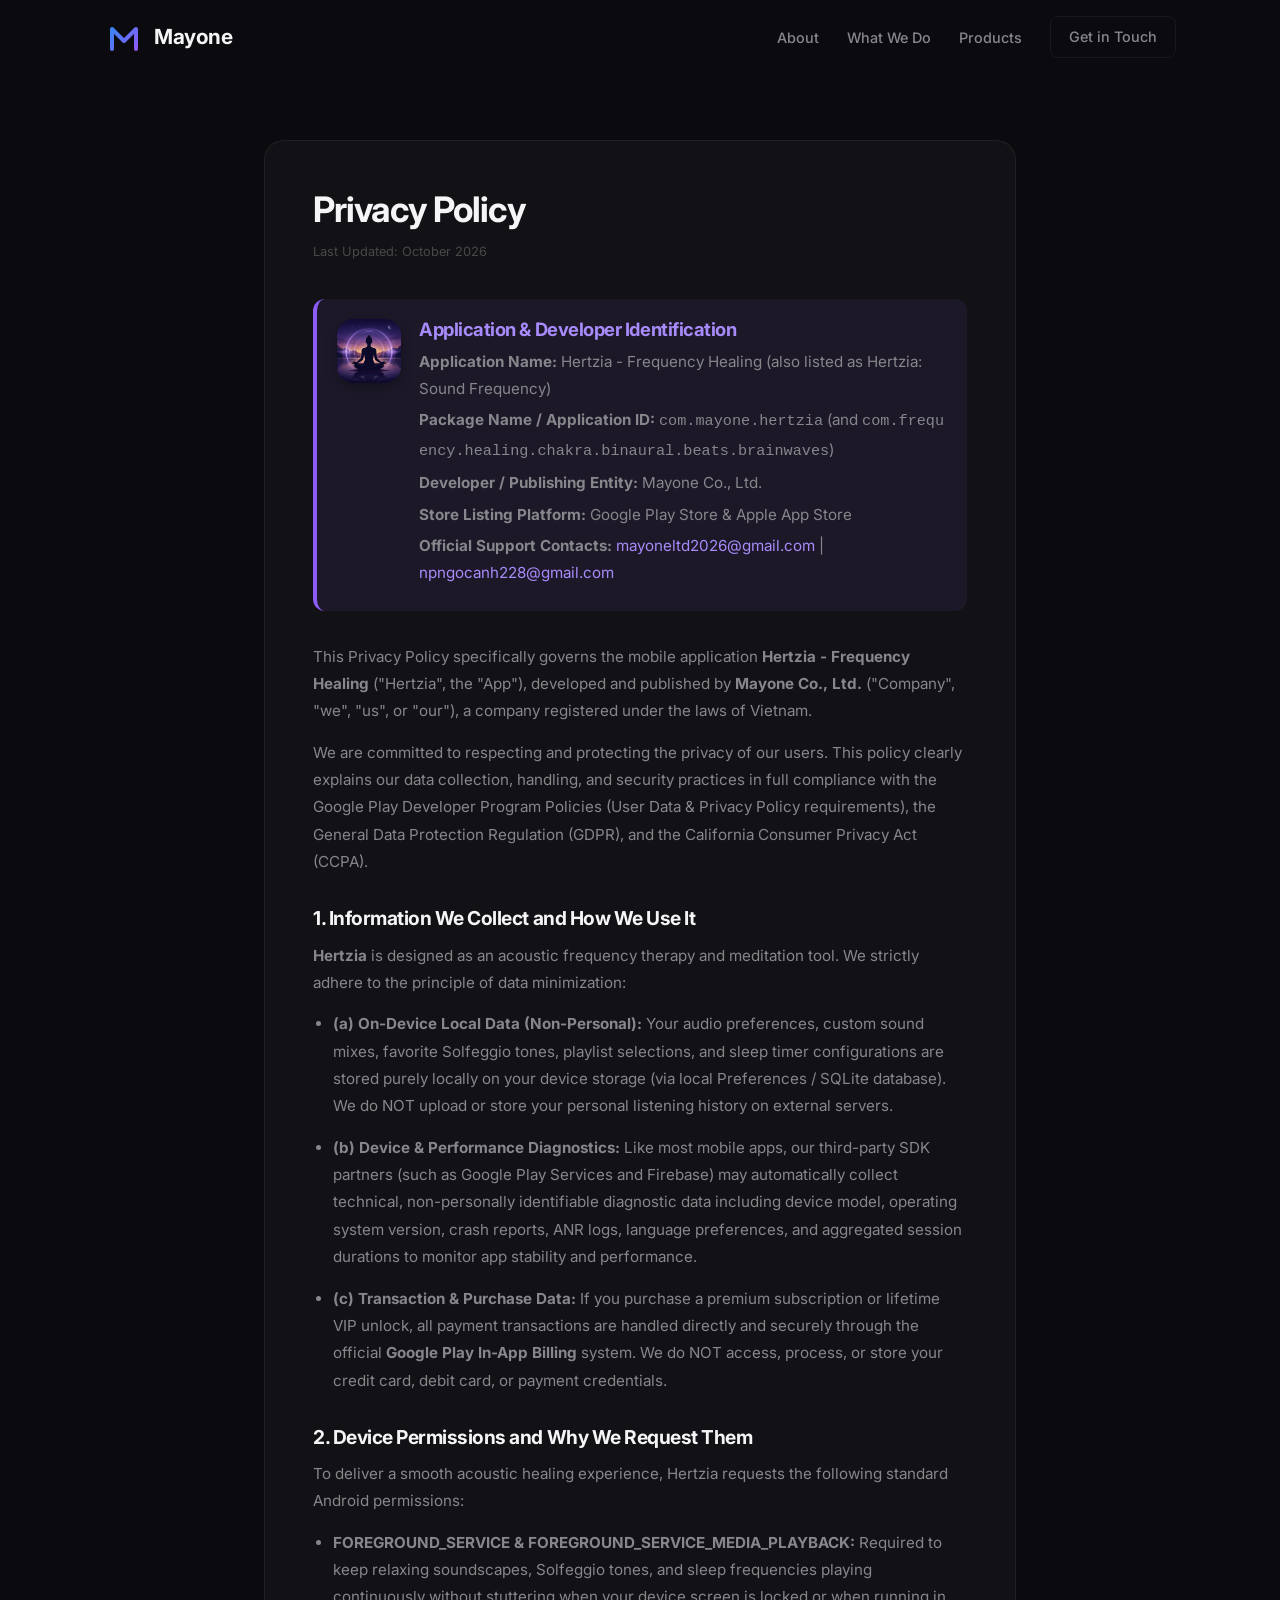
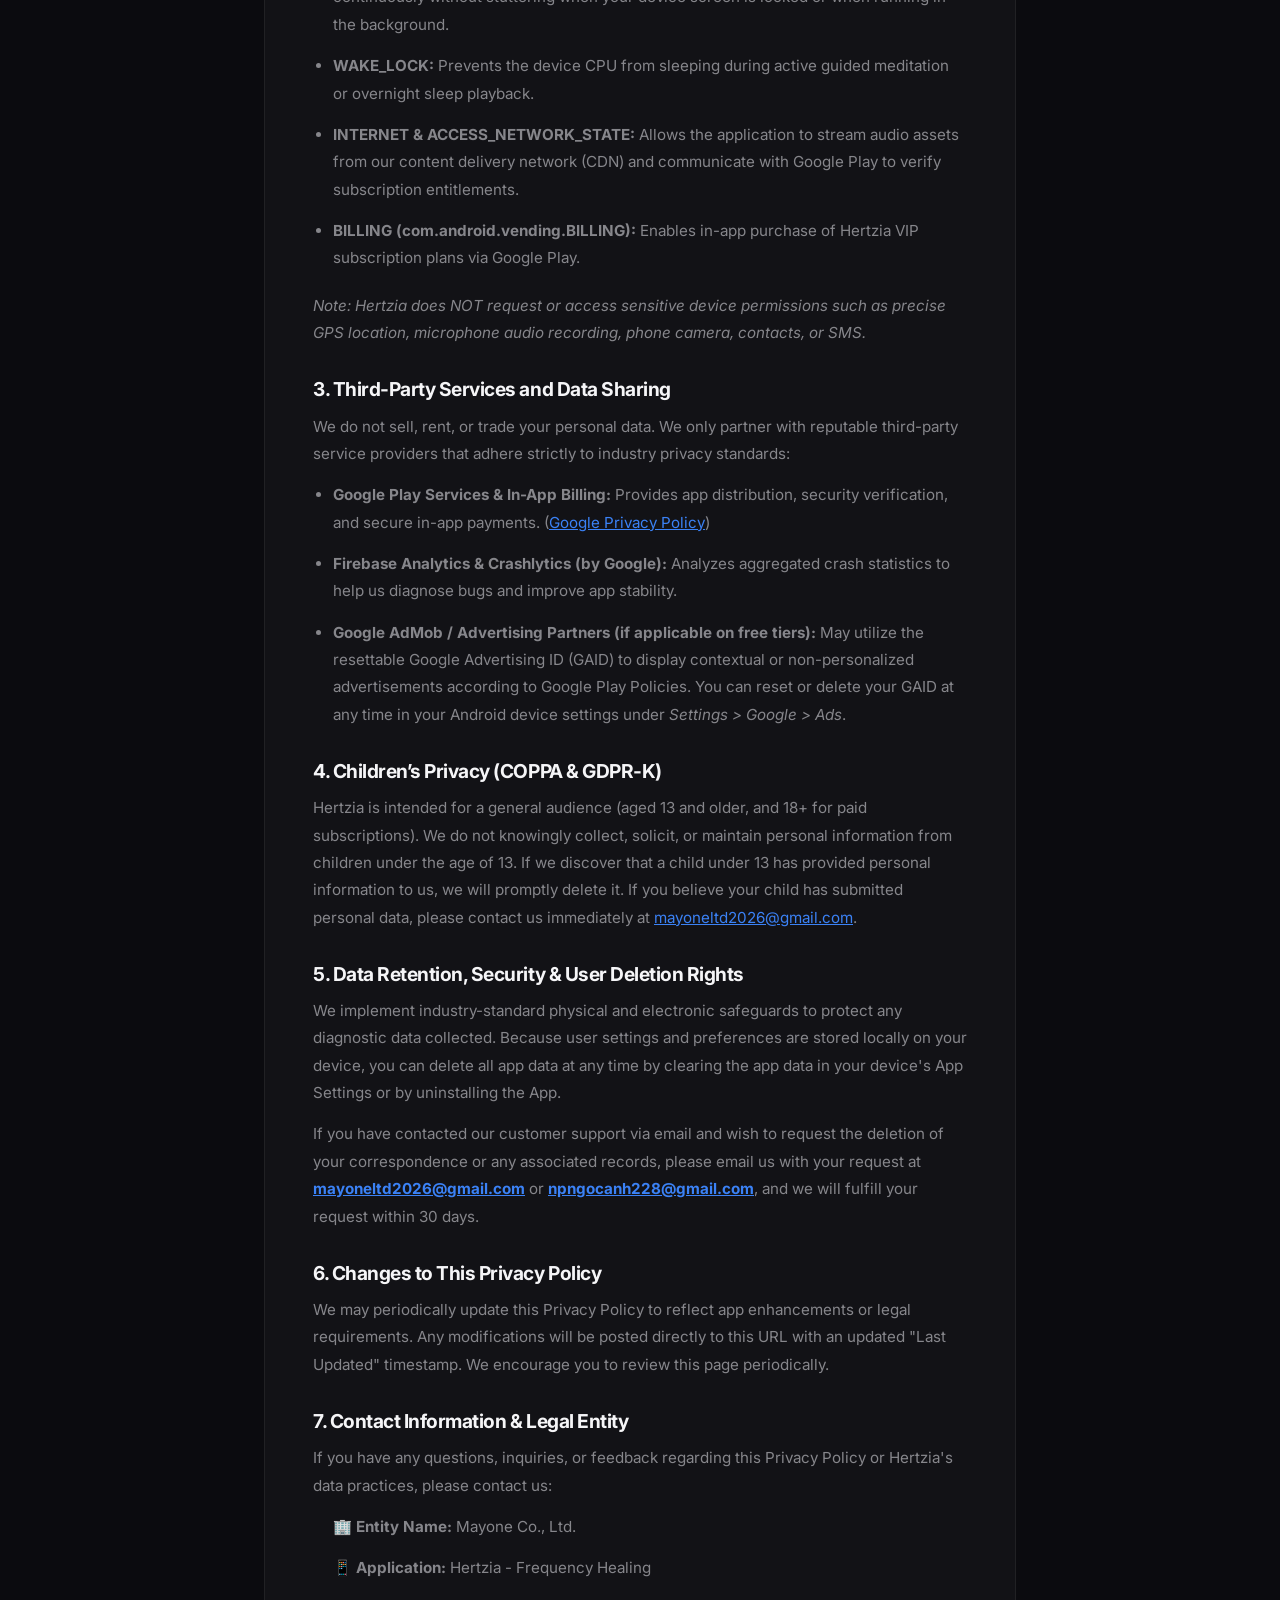
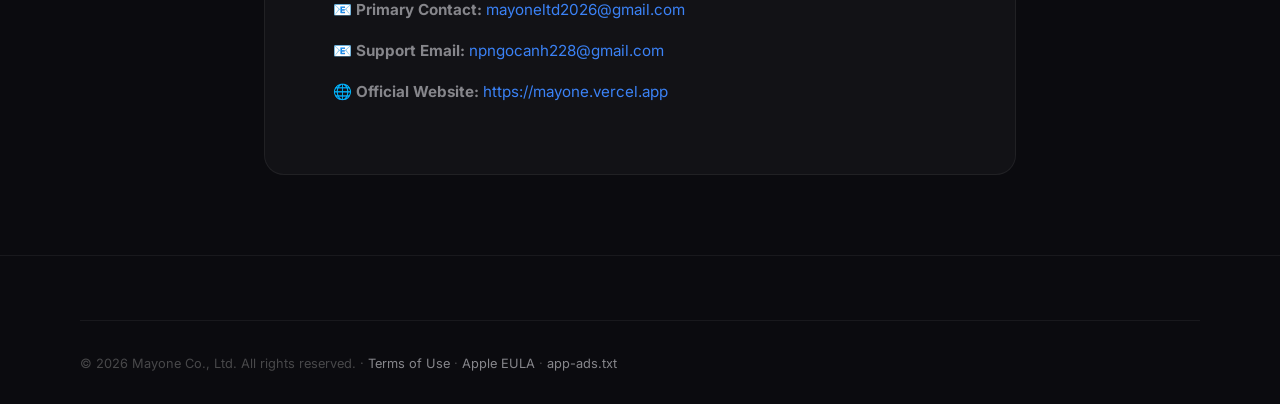
<file: privacy-hertzia.html>
<!DOCTYPE html>
<html lang="en">
<head>
    <meta charset="UTF-8">
    <meta name="viewport" content="width=device-width, initial-scale=1.0">
    <title>Privacy Policy - Hertzia: Frequency Healing | Mayone Co., Ltd.</title>
    <link rel="preconnect" href="https://fonts.googleapis.com">
    <link rel="preconnect" href="https://fonts.gstatic.com" crossorigin>
    <link href="https://fonts.googleapis.com/css2?family=Inter:wght@300;400;500;600;700;800&display=swap" rel="stylesheet">
    <link rel="icon" type="image/png" href="hertzia_icon.png">
    <link rel="stylesheet" href="style.css">
</head>
<body>
    <nav id="navbar" class="navbar scrolled">
        <div class="nav-container">
            <a href="/" class="logo">
                <svg width="40" height="40" viewBox="0 0 40 40" fill="none" xmlns="http://www.w3.org/2000/svg">
                    <path d="M8 32V12L20 24L32 12V32" stroke="url(#logo_grad)" stroke-width="4" stroke-linecap="round" stroke-linejoin="round"/>
                    <defs>
                        <linearGradient id="logo_grad" x1="8" y1="12" x2="32" y2="32" gradientUnits="userSpaceOnUse">
                            <stop stop-color="#3b82f6"/>
                            <stop offset="1" stop-color="#8b5cf6"/>
                        </linearGradient>
                    </defs>
                </svg>
                <span class="logo-text">Mayone</span>
            </a>
            <ul id="nav-menu" class="nav-links">
                <li><a href="/#about">About</a></li>
                <li><a href="/#expertise">What We Do</a></li>
                <li><a href="/#products">Products</a></li>
                <li><a href="/#contact" class="btn btn-outline btn-sm">Get in Touch</a></li>
            </ul>
        </div>
    </nav>

    <main class="legal-page">
        <div class="legal-content fade-in visible">
            <h1>Privacy Policy</h1>
            <span class="last-updated">Last Updated: October 2026</span>

            <!-- Official Store Listing & Identity Notice for Google Play Compliance -->
            <div class="app-identity-card" style="background: rgba(139, 92, 246, 0.08); border-left: 4px solid #8b5cf6;">
                <img src="hertzia_icon.png" alt="Hertzia App Icon" class="app-identity-icon">
                <div class="app-identity-info">
                    <h3 style="margin-top: 0; margin-bottom: 8px; color: #a78bfa; font-size: 1.15rem;">Application &amp; Developer Identification</h3>
                    <p style="margin: 4px 0;"><strong>Application Name:</strong> Hertzia - Frequency Healing (also listed as Hertzia: Sound Frequency)</p>
                    <p style="margin: 4px 0;"><strong>Package Name / Application ID:</strong> <code>com.mayone.hertzia</code> (and <code>com.frequency.healing.chakra.binaural.beats.brainwaves</code>)</p>
                    <p style="margin: 4px 0;"><strong>Developer / Publishing Entity:</strong> Mayone Co., Ltd.</p>
                    <p style="margin: 4px 0;"><strong>Store Listing Platform:</strong> Google Play Store &amp; Apple App Store</p>
                    <p style="margin: 4px 0;"><strong>Official Support Contacts:</strong> <a href="mailto:mayoneltd2026@gmail.com" style="color: #a78bfa;">mayoneltd2026@gmail.com</a> | <a href="mailto:npngocanh228@gmail.com" style="color: #a78bfa;">npngocanh228@gmail.com</a></p>
                </div>
            </div>

            <p>
                This Privacy Policy specifically governs the mobile application <strong>Hertzia - Frequency Healing</strong> ("Hertzia", the "App"), developed and published by <strong>Mayone Co., Ltd.</strong> ("Company", "we", "us", or "our"), a company registered under the laws of Vietnam.
            </p>
            <p>
                We are committed to respecting and protecting the privacy of our users. This policy clearly explains our data collection, handling, and security practices in full compliance with the Google Play Developer Program Policies (User Data & Privacy Policy requirements), the General Data Protection Regulation (GDPR), and the California Consumer Privacy Act (CCPA).
            </p>

            <h2>1. Information We Collect and How We Use It</h2>
            <p>
                <strong>Hertzia</strong> is designed as an acoustic frequency therapy and meditation tool. We strictly adhere to the principle of data minimization:
            </p>
            <ul>
                <li>
                    <strong>(a) On-Device Local Data (Non-Personal):</strong> Your audio preferences, custom sound mixes, favorite Solfeggio tones, playlist selections, and sleep timer configurations are stored purely locally on your device storage (via local Preferences / SQLite database). We do NOT upload or store your personal listening history on external servers.
                </li>
                <li>
                    <strong>(b) Device & Performance Diagnostics:</strong> Like most mobile apps, our third-party SDK partners (such as Google Play Services and Firebase) may automatically collect technical, non-personally identifiable diagnostic data including device model, operating system version, crash reports, ANR logs, language preferences, and aggregated session durations to monitor app stability and performance.
                </li>
                <li>
                    <strong>(c) Transaction & Purchase Data:</strong> If you purchase a premium subscription or lifetime VIP unlock, all payment transactions are handled directly and securely through the official <strong>Google Play In-App Billing</strong> system. We do NOT access, process, or store your credit card, debit card, or payment credentials.
                </li>
            </ul>

            <h2>2. Device Permissions and Why We Request Them</h2>
            <p>To deliver a smooth acoustic healing experience, Hertzia requests the following standard Android permissions:</p>
            <ul>
                <li>
                    <strong>FOREGROUND_SERVICE &amp; FOREGROUND_SERVICE_MEDIA_PLAYBACK:</strong> Required to keep relaxing soundscapes, Solfeggio tones, and sleep frequencies playing continuously without stuttering when your device screen is locked or when running in the background.
                </li>
                <li>
                    <strong>WAKE_LOCK:</strong> Prevents the device CPU from sleeping during active guided meditation or overnight sleep playback.
                </li>
                <li>
                    <strong>INTERNET &amp; ACCESS_NETWORK_STATE:</strong> Allows the application to stream audio assets from our content delivery network (CDN) and communicate with Google Play to verify subscription entitlements.
                </li>
                <li>
                    <strong>BILLING (com.android.vending.BILLING):</strong> Enables in-app purchase of Hertzia VIP subscription plans via Google Play.
                </li>
            </ul>
            <p><em>Note: Hertzia does NOT request or access sensitive device permissions such as precise GPS location, microphone audio recording, phone camera, contacts, or SMS.</em></p>

            <h2>3. Third-Party Services and Data Sharing</h2>
            <p>
                We do not sell, rent, or trade your personal data. We only partner with reputable third-party service providers that adhere strictly to industry privacy standards:
            </p>
            <ul>
                <li>
                    <strong>Google Play Services &amp; In-App Billing:</strong> Provides app distribution, security verification, and secure in-app payments. (<a href="https://policies.google.com/privacy" target="_blank" rel="noopener noreferrer" style="color: var(--accent-hover); text-decoration: underline;">Google Privacy Policy</a>)
                </li>
                <li>
                    <strong>Firebase Analytics &amp; Crashlytics (by Google):</strong> Analyzes aggregated crash statistics to help us diagnose bugs and improve app stability.
                </li>
                <li>
                    <strong>Google AdMob / Advertising Partners (if applicable on free tiers):</strong> May utilize the resettable Google Advertising ID (GAID) to display contextual or non-personalized advertisements according to Google Play Policies. You can reset or delete your GAID at any time in your Android device settings under <em>Settings > Google > Ads</em>.
                </li>
            </ul>

            <h2>4. Children’s Privacy (COPPA &amp; GDPR-K)</h2>
            <p>
                Hertzia is intended for a general audience (aged 13 and older, and 18+ for paid subscriptions). We do not knowingly collect, solicit, or maintain personal information from children under the age of 13. If we discover that a child under 13 has provided personal information to us, we will promptly delete it. If you believe your child has submitted personal data, please contact us immediately at <a href="mailto:mayoneltd2026@gmail.com" style="color: var(--accent-hover); text-decoration: underline;">mayoneltd2026@gmail.com</a>.
            </p>

            <h2>5. Data Retention, Security &amp; User Deletion Rights</h2>
            <p>
                We implement industry-standard physical and electronic safeguards to protect any diagnostic data collected. Because user settings and preferences are stored locally on your device, you can delete all app data at any time by clearing the app data in your device's App Settings or by uninstalling the App.
            </p>
            <p>
                If you have contacted our customer support via email and wish to request the deletion of your correspondence or any associated records, please email us with your request at <a href="mailto:mayoneltd2026@gmail.com" style="color: var(--accent-hover); text-decoration: underline;"><strong>mayoneltd2026@gmail.com</strong></a> or <a href="mailto:npngocanh228@gmail.com" style="color: var(--accent-hover); text-decoration: underline;"><strong>npngocanh228@gmail.com</strong></a>, and we will fulfill your request within 30 days.
            </p>

            <h2>6. Changes to This Privacy Policy</h2>
            <p>
                We may periodically update this Privacy Policy to reflect app enhancements or legal requirements. Any modifications will be posted directly to this URL with an updated "Last Updated" timestamp. We encourage you to review this page periodically.
            </p>

            <h2>7. Contact Information &amp; Legal Entity</h2>
            <p>
                If you have any questions, inquiries, or feedback regarding this Privacy Policy or Hertzia's data practices, please contact us:
            </p>
            <ul style="list-style: none; padding-left: 0;">
                <li>🏢 <strong>Entity Name:</strong> Mayone Co., Ltd.</li>
                <li>📱 <strong>Application:</strong> Hertzia - Frequency Healing</li>
                <li>📧 <strong>Primary Contact:</strong> <a href="mailto:mayoneltd2026@gmail.com" style="color: var(--accent-hover);">mayoneltd2026@gmail.com</a></li>
                <li>📧 <strong>Support Email:</strong> <a href="mailto:npngocanh228@gmail.com" style="color: var(--accent-hover);">npngocanh228@gmail.com</a></li>
                <li>🌐 <strong>Official Website:</strong> <a href="https://mayone.vercel.app" target="_blank" rel="noopener noreferrer" style="color: var(--accent-hover);">https://mayone.vercel.app</a></li>
            </ul>
        </div>
    </main>

    <footer class="footer">
        <div class="footer-inner">
            <div class="footer-bottom">
                <p>&copy; 2026 Mayone Co., Ltd. All rights reserved. · <a href="/terms" style="color:var(--text-secondary);">Terms of Use</a> · <a href="/eula" style="color:var(--text-secondary);">Apple EULA</a> · <a href="/app-ads.txt" style="color:var(--text-secondary);">app-ads.txt</a></p>
            </div>
        </div>
    </footer>

    <script src="script.js"></script>
</body>
</html>
</file>
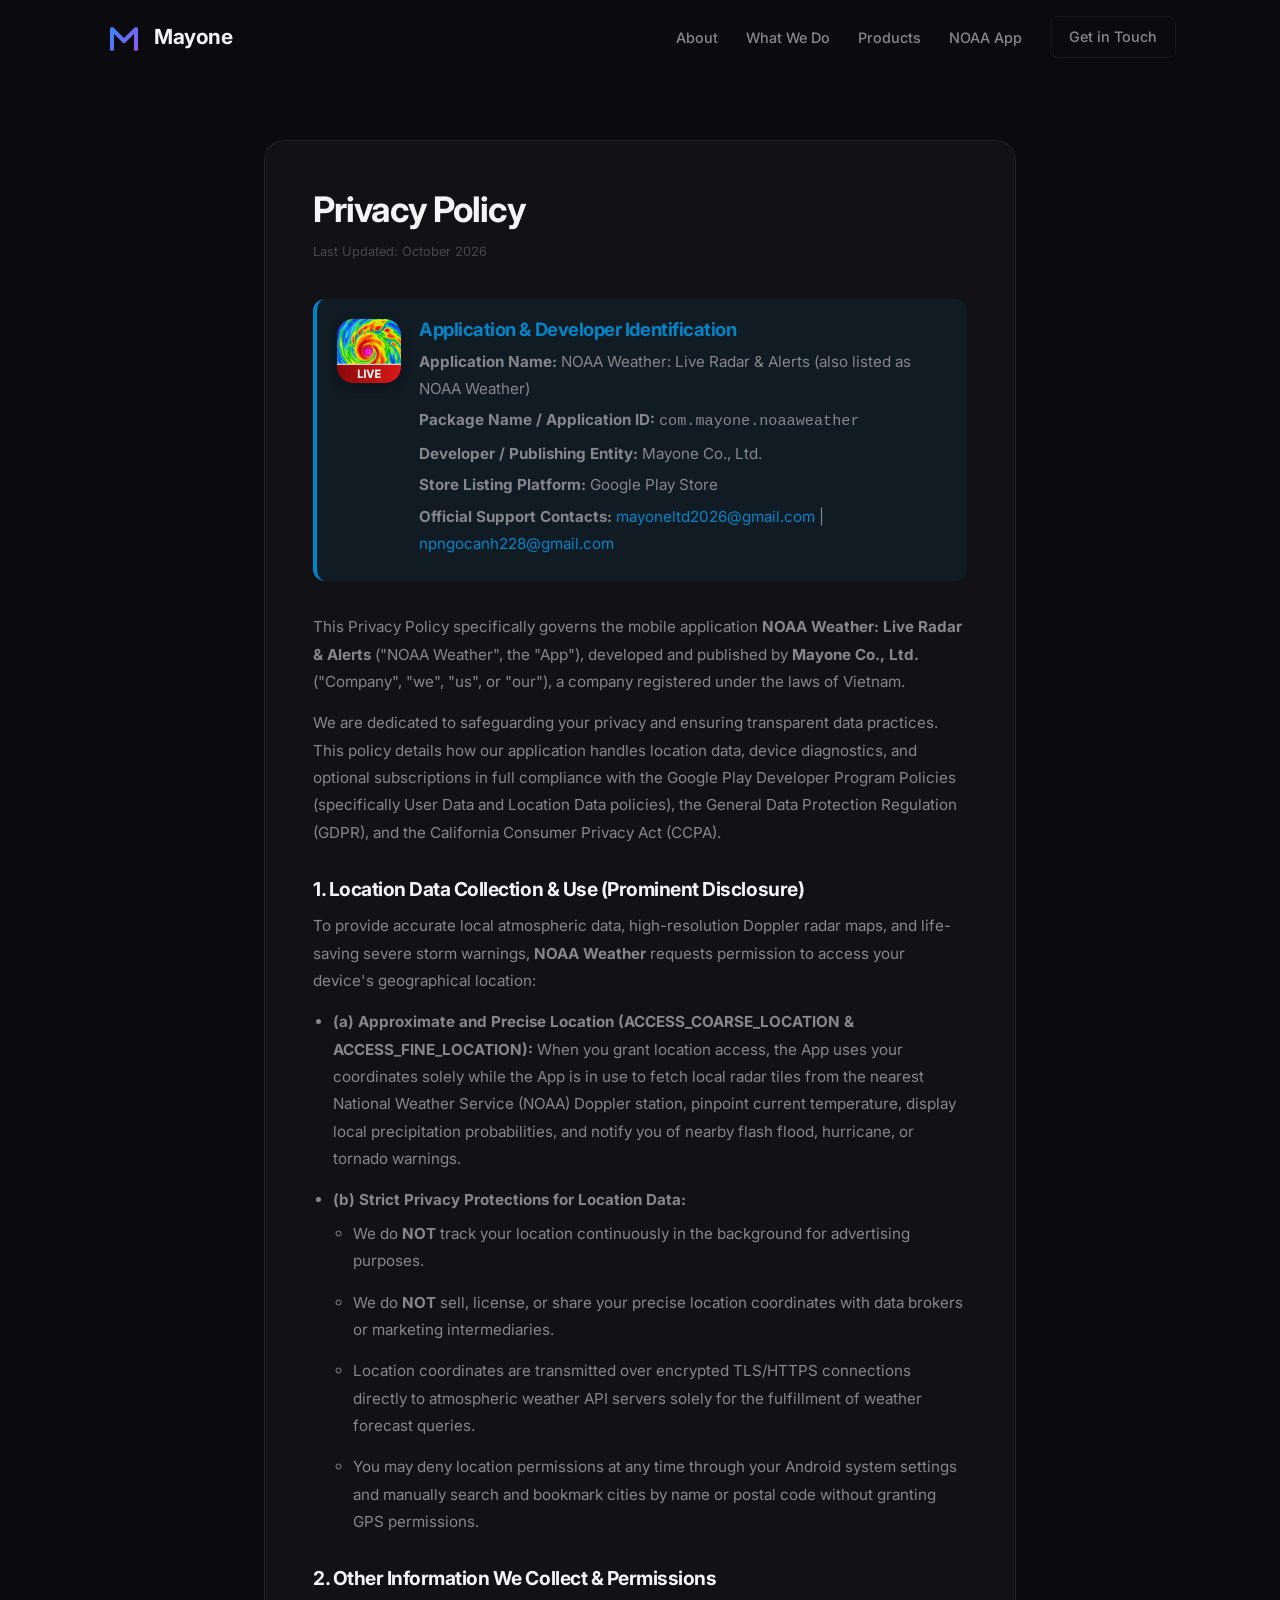
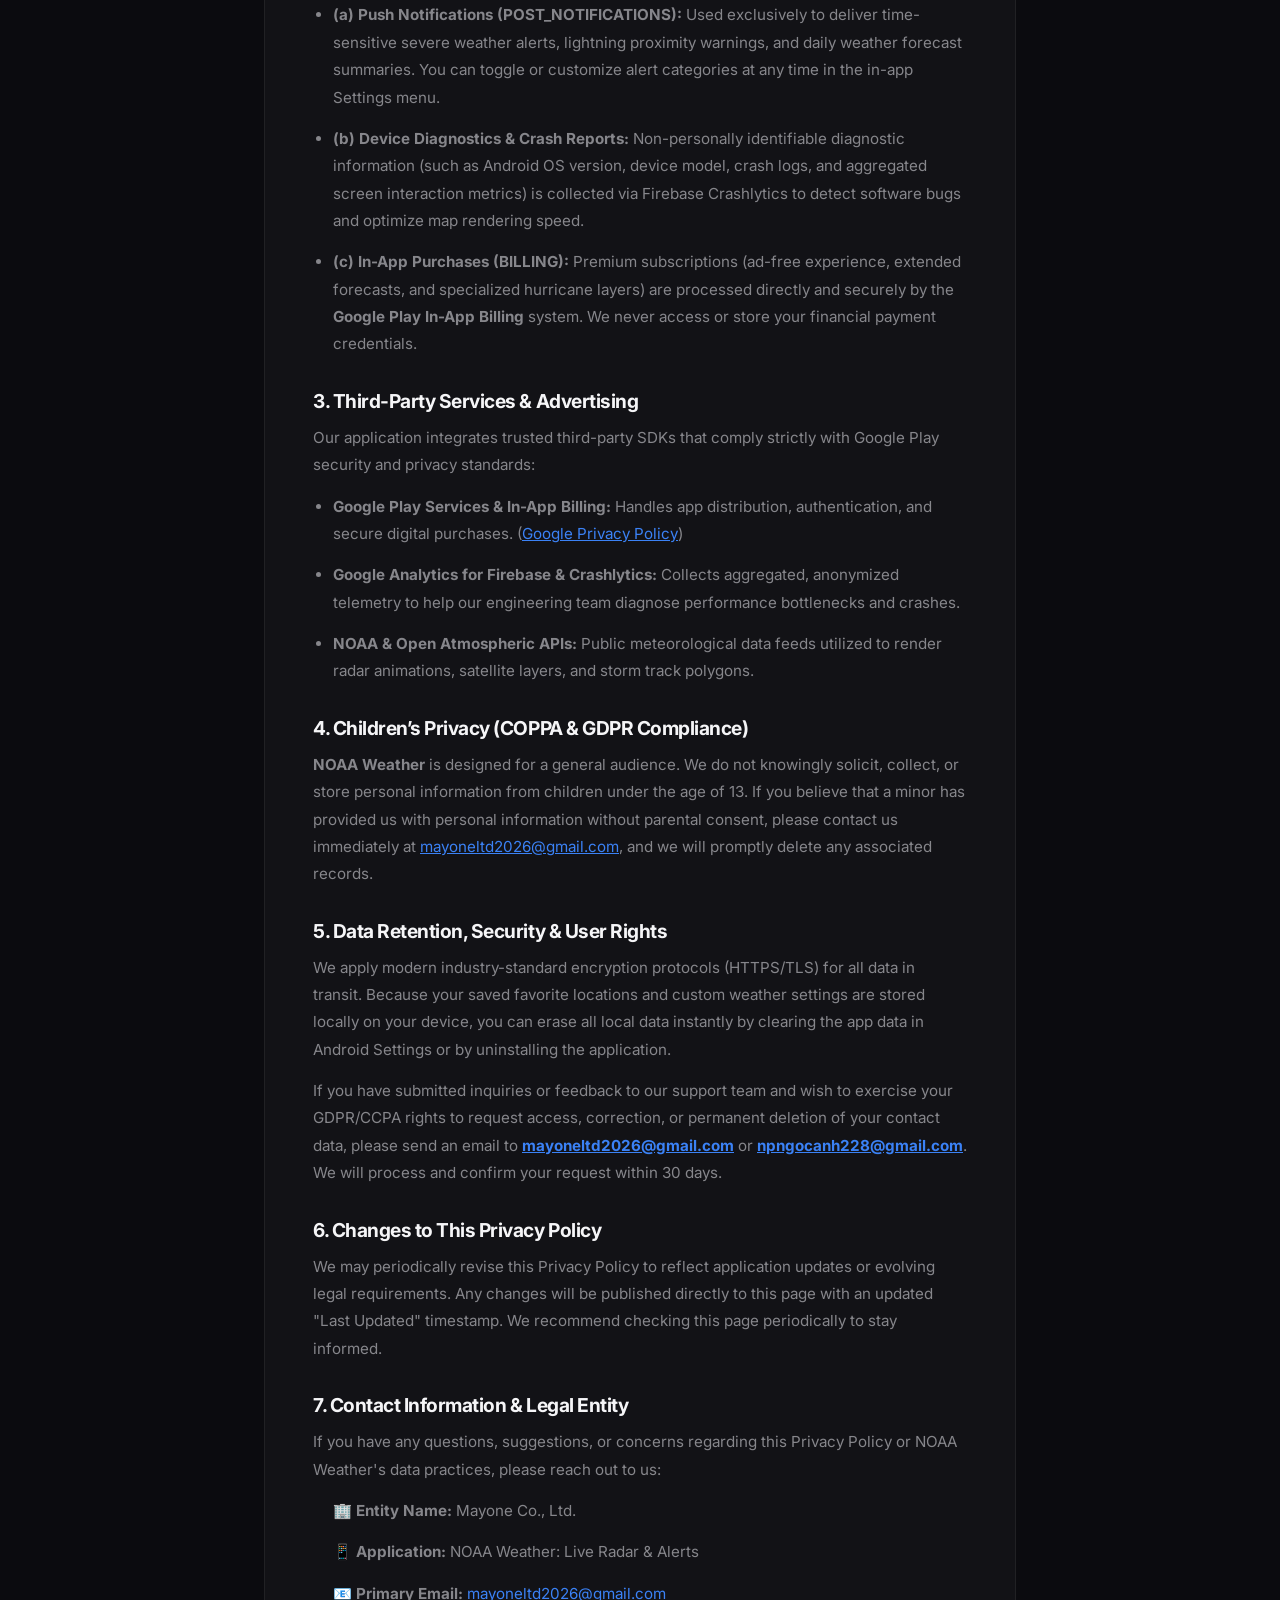
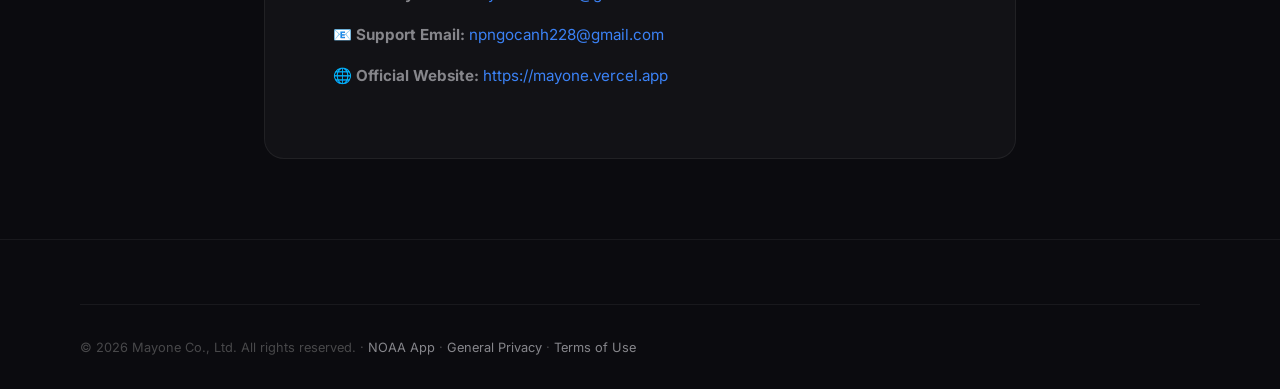
<file: privacy-noaa.html>
<!DOCTYPE html>
<html lang="en">
<head>
    <meta charset="UTF-8">
    <meta name="viewport" content="width=device-width, initial-scale=1.0">
    <title>Privacy Policy - NOAA Weather: Live Radar & Alerts | Mayone Co., Ltd.</title>
    <link rel="icon" type="image/png" href="noaa_icon.png">
    <link rel="preconnect" href="https://fonts.googleapis.com">
    <link rel="preconnect" href="https://fonts.gstatic.com" crossorigin>
    <link href="https://fonts.googleapis.com/css2?family=Inter:wght@300;400;500;600;700;800&display=swap" rel="stylesheet">
    <link rel="stylesheet" href="style.css">
</head>
<body>
    <nav id="navbar" class="navbar scrolled">
        <div class="nav-container">
            <a href="/" class="logo">
                <svg width="40" height="40" viewBox="0 0 40 40" fill="none" xmlns="http://www.w3.org/2000/svg">
                    <path d="M8 32V12L20 24L32 12V32" stroke="url(#logo_grad)" stroke-width="4" stroke-linecap="round" stroke-linejoin="round"/>
                    <defs>
                        <linearGradient id="logo_grad" x1="8" y1="12" x2="32" y2="32" gradientUnits="userSpaceOnUse">
                            <stop stop-color="#3b82f6"/>
                            <stop offset="1" stop-color="#8b5cf6"/>
                        </linearGradient>
                    </defs>
                </svg>
                <span class="logo-text">Mayone</span>
            </a>
            <ul id="nav-menu" class="nav-links">
                <li><a href="/#about">About</a></li>
                <li><a href="/#expertise">What We Do</a></li>
                <li><a href="/#products">Products</a></li>
                <li><a href="/noaa">NOAA App</a></li>
                <li><a href="/#contact" class="btn btn-outline btn-sm">Get in Touch</a></li>
            </ul>
        </div>
    </nav>

    <main class="legal-page">
        <div class="legal-content fade-in visible">
            <h1>Privacy Policy</h1>
            <span class="last-updated">Last Updated: October 2026</span>

            <!-- Official Store Listing & Identity Notice for Google Play Compliance -->
            <div class="app-identity-card" style="background: rgba(2, 132, 199, 0.08); border-left: 4px solid #0284c7;">
                <img src="noaa_icon.png" alt="NOAA Weather App Icon" class="app-identity-icon">
                <div class="app-identity-info">
                    <h3 style="margin-top: 0; margin-bottom: 8px; color: #0284c7; font-size: 1.15rem;">Application &amp; Developer Identification</h3>
                    <p style="margin: 4px 0;"><strong>Application Name:</strong> NOAA Weather: Live Radar &amp; Alerts (also listed as NOAA Weather)</p>
                    <p style="margin: 4px 0;"><strong>Package Name / Application ID:</strong> <code>com.mayone.noaaweather</code></p>
                    <p style="margin: 4px 0;"><strong>Developer / Publishing Entity:</strong> Mayone Co., Ltd.</p>
                    <p style="margin: 4px 0;"><strong>Store Listing Platform:</strong> Google Play Store</p>
                    <p style="margin: 4px 0;"><strong>Official Support Contacts:</strong> <a href="mailto:mayoneltd2026@gmail.com" style="color: #0284c7;">mayoneltd2026@gmail.com</a> | <a href="mailto:npngocanh228@gmail.com" style="color: #0284c7;">npngocanh228@gmail.com</a></p>
                </div>
            </div>

            <p>
                This Privacy Policy specifically governs the mobile application <strong>NOAA Weather: Live Radar &amp; Alerts</strong> ("NOAA Weather", the "App"), developed and published by <strong>Mayone Co., Ltd.</strong> ("Company", "we", "us", or "our"), a company registered under the laws of Vietnam.
            </p>
            <p>
                We are dedicated to safeguarding your privacy and ensuring transparent data practices. This policy details how our application handles location data, device diagnostics, and optional subscriptions in full compliance with the Google Play Developer Program Policies (specifically User Data and Location Data policies), the General Data Protection Regulation (GDPR), and the California Consumer Privacy Act (CCPA).
            </p>

            <h2>1. Location Data Collection &amp; Use (Prominent Disclosure)</h2>
            <p>
                To provide accurate local atmospheric data, high-resolution Doppler radar maps, and life-saving severe storm warnings, <strong>NOAA Weather</strong> requests permission to access your device's geographical location:
            </p>
            <ul>
                <li>
                    <strong>(a) Approximate and Precise Location (ACCESS_COARSE_LOCATION &amp; ACCESS_FINE_LOCATION):</strong> When you grant location access, the App uses your coordinates solely while the App is in use to fetch local radar tiles from the nearest National Weather Service (NOAA) Doppler station, pinpoint current temperature, display local precipitation probabilities, and notify you of nearby flash flood, hurricane, or tornado warnings.
                </li>
                <li>
                    <strong>(b) Strict Privacy Protections for Location Data:</strong> 
                    <ul style="margin-top: 6px; margin-bottom: 6px;">
                        <li>We do <strong>NOT</strong> track your location continuously in the background for advertising purposes.</li>
                        <li>We do <strong>NOT</strong> sell, license, or share your precise location coordinates with data brokers or marketing intermediaries.</li>
                        <li>Location coordinates are transmitted over encrypted TLS/HTTPS connections directly to atmospheric weather API servers solely for the fulfillment of weather forecast queries.</li>
                        <li>You may deny location permissions at any time through your Android system settings and manually search and bookmark cities by name or postal code without granting GPS permissions.</li>
                    </ul>
                </li>
            </ul>

            <h2>2. Other Information We Collect &amp; Permissions</h2>
            <ul>
                <li>
                    <strong>(a) Push Notifications (POST_NOTIFICATIONS):</strong> Used exclusively to deliver time-sensitive severe weather alerts, lightning proximity warnings, and daily weather forecast summaries. You can toggle or customize alert categories at any time in the in-app Settings menu.
                </li>
                <li>
                    <strong>(b) Device Diagnostics &amp; Crash Reports:</strong> Non-personally identifiable diagnostic information (such as Android OS version, device model, crash logs, and aggregated screen interaction metrics) is collected via Firebase Crashlytics to detect software bugs and optimize map rendering speed.
                </li>
                <li>
                    <strong>(c) In-App Purchases (BILLING):</strong> Premium subscriptions (ad-free experience, extended forecasts, and specialized hurricane layers) are processed directly and securely by the <strong>Google Play In-App Billing</strong> system. We never access or store your financial payment credentials.
                </li>
            </ul>

            <h2>3. Third-Party Services &amp; Advertising</h2>
            <p>
                Our application integrates trusted third-party SDKs that comply strictly with Google Play security and privacy standards:
            </p>
            <ul>
                <li>
                    <strong>Google Play Services &amp; In-App Billing:</strong> Handles app distribution, authentication, and secure digital purchases. (<a href="https://policies.google.com/privacy" target="_blank" rel="noopener noreferrer" style="color: var(--accent-hover); text-decoration: underline;">Google Privacy Policy</a>)
                </li>
                <li>
                    <strong>Google Analytics for Firebase &amp; Crashlytics:</strong> Collects aggregated, anonymized telemetry to help our engineering team diagnose performance bottlenecks and crashes.
                </li>
                <li>
                    <strong>NOAA &amp; Open Atmospheric APIs:</strong> Public meteorological data feeds utilized to render radar animations, satellite layers, and storm track polygons.
                </li>
            </ul>

            <h2>4. Children’s Privacy (COPPA &amp; GDPR Compliance)</h2>
            <p>
                <strong>NOAA Weather</strong> is designed for a general audience. We do not knowingly solicit, collect, or store personal information from children under the age of 13. If you believe that a minor has provided us with personal information without parental consent, please contact us immediately at <a href="mailto:mayoneltd2026@gmail.com" style="color: var(--accent-hover); text-decoration: underline;">mayoneltd2026@gmail.com</a>, and we will promptly delete any associated records.
            </p>

            <h2>5. Data Retention, Security &amp; User Rights</h2>
            <p>
                We apply modern industry-standard encryption protocols (HTTPS/TLS) for all data in transit. Because your saved favorite locations and custom weather settings are stored locally on your device, you can erase all local data instantly by clearing the app data in Android Settings or by uninstalling the application.
            </p>
            <p>
                If you have submitted inquiries or feedback to our support team and wish to exercise your GDPR/CCPA rights to request access, correction, or permanent deletion of your contact data, please send an email to <a href="mailto:mayoneltd2026@gmail.com" style="color: var(--accent-hover); text-decoration: underline;"><strong>mayoneltd2026@gmail.com</strong></a> or <a href="mailto:npngocanh228@gmail.com" style="color: var(--accent-hover); text-decoration: underline;"><strong>npngocanh228@gmail.com</strong></a>. We will process and confirm your request within 30 days.
            </p>

            <h2>6. Changes to This Privacy Policy</h2>
            <p>
                We may periodically revise this Privacy Policy to reflect application updates or evolving legal requirements. Any changes will be published directly to this page with an updated "Last Updated" timestamp. We recommend checking this page periodically to stay informed.
            </p>

            <h2>7. Contact Information &amp; Legal Entity</h2>
            <p>
                If you have any questions, suggestions, or concerns regarding this Privacy Policy or NOAA Weather's data practices, please reach out to us:
            </p>
            <ul style="list-style: none; padding-left: 0;">
                <li>🏢 <strong>Entity Name:</strong> Mayone Co., Ltd.</li>
                <li>📱 <strong>Application:</strong> NOAA Weather: Live Radar &amp; Alerts</li>
                <li>📧 <strong>Primary Email:</strong> <a href="mailto:mayoneltd2026@gmail.com" style="color: var(--accent-hover);">mayoneltd2026@gmail.com</a></li>
                <li>📧 <strong>Support Email:</strong> <a href="mailto:npngocanh228@gmail.com" style="color: var(--accent-hover);">npngocanh228@gmail.com</a></li>
                <li>🌐 <strong>Official Website:</strong> <a href="https://mayone.vercel.app" target="_blank" rel="noopener noreferrer" style="color: var(--accent-hover);">https://mayone.vercel.app</a></li>
            </ul>
        </div>
    </main>

    <footer class="footer">
        <div class="footer-inner">
            <div class="footer-bottom">
                <p>&copy; 2026 Mayone Co., Ltd. All rights reserved. · <a href="/noaa" style="color:var(--text-secondary);">NOAA App</a> · <a href="/privacy" style="color:var(--text-secondary);">General Privacy</a> · <a href="/terms" style="color:var(--text-secondary);">Terms of Use</a></p>
            </div>
        </div>
    </footer>

    <script src="script.js"></script>
</body>
</html>
</file>
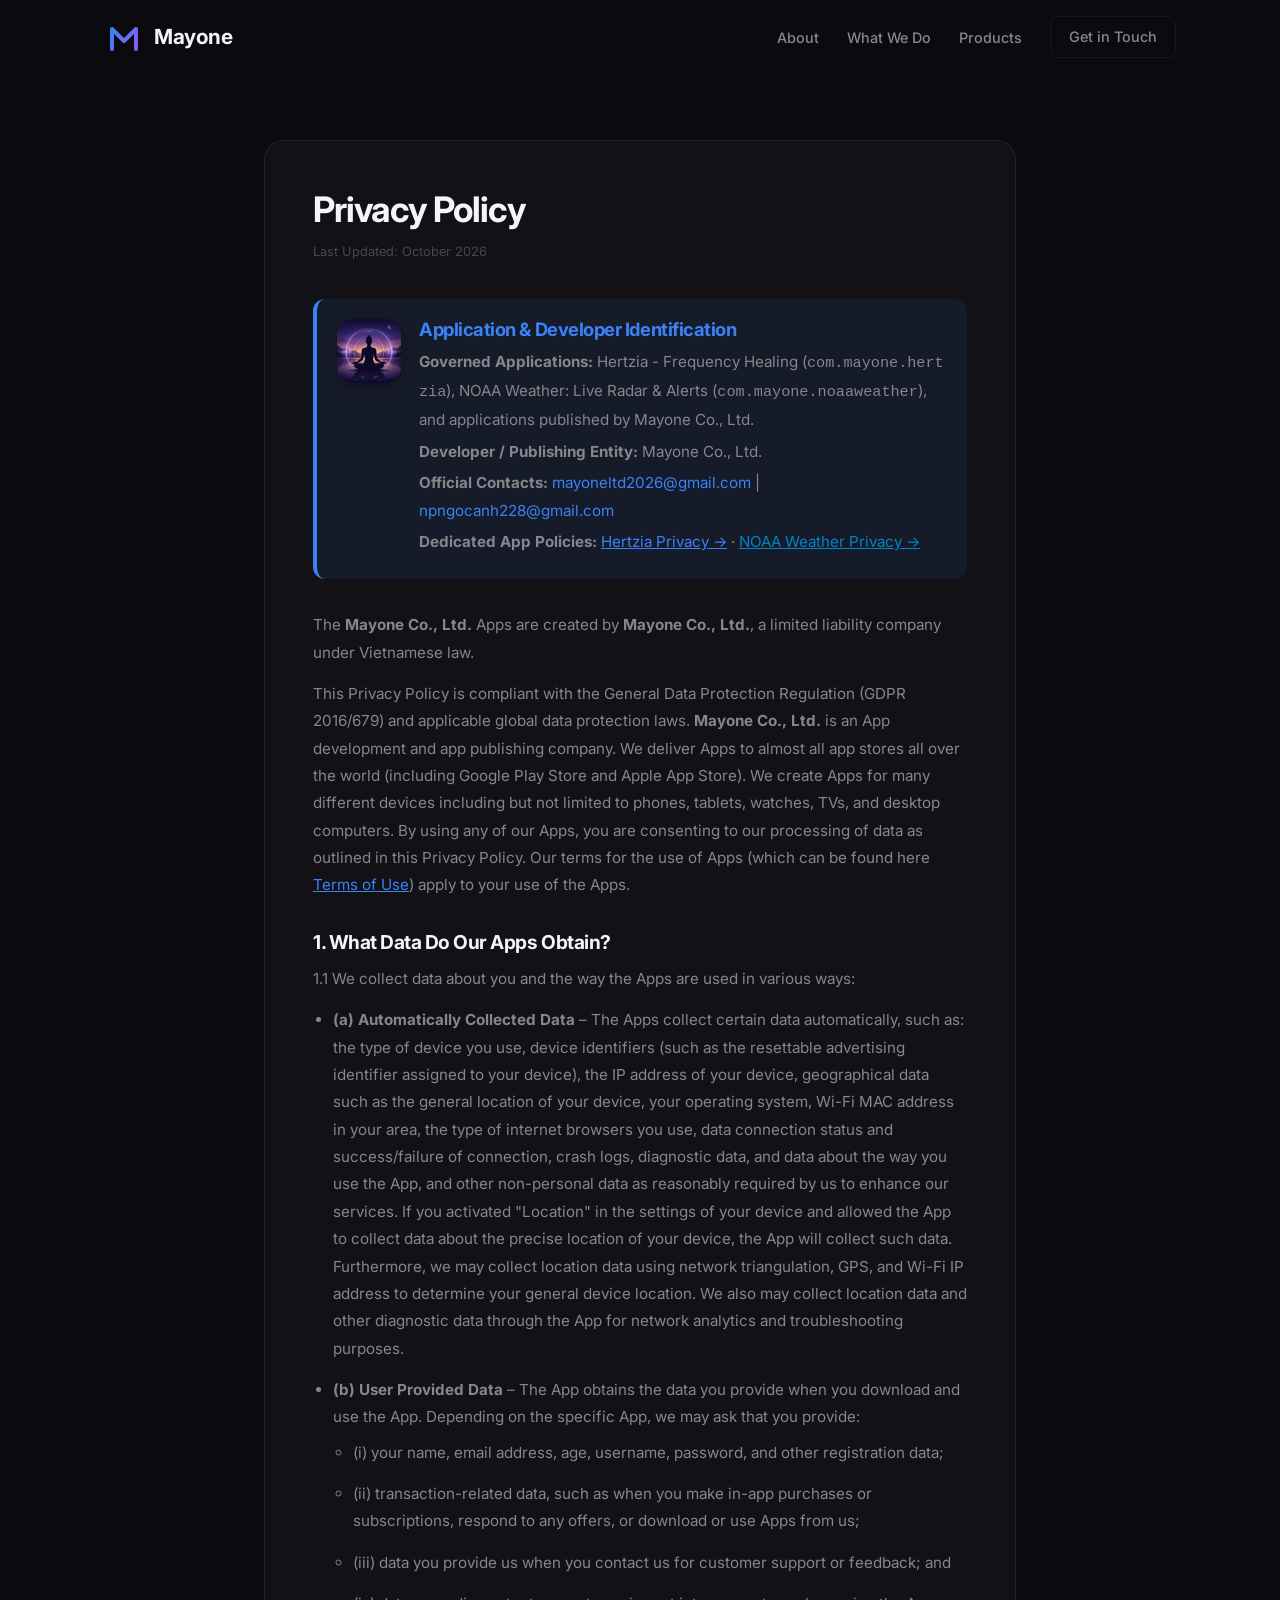
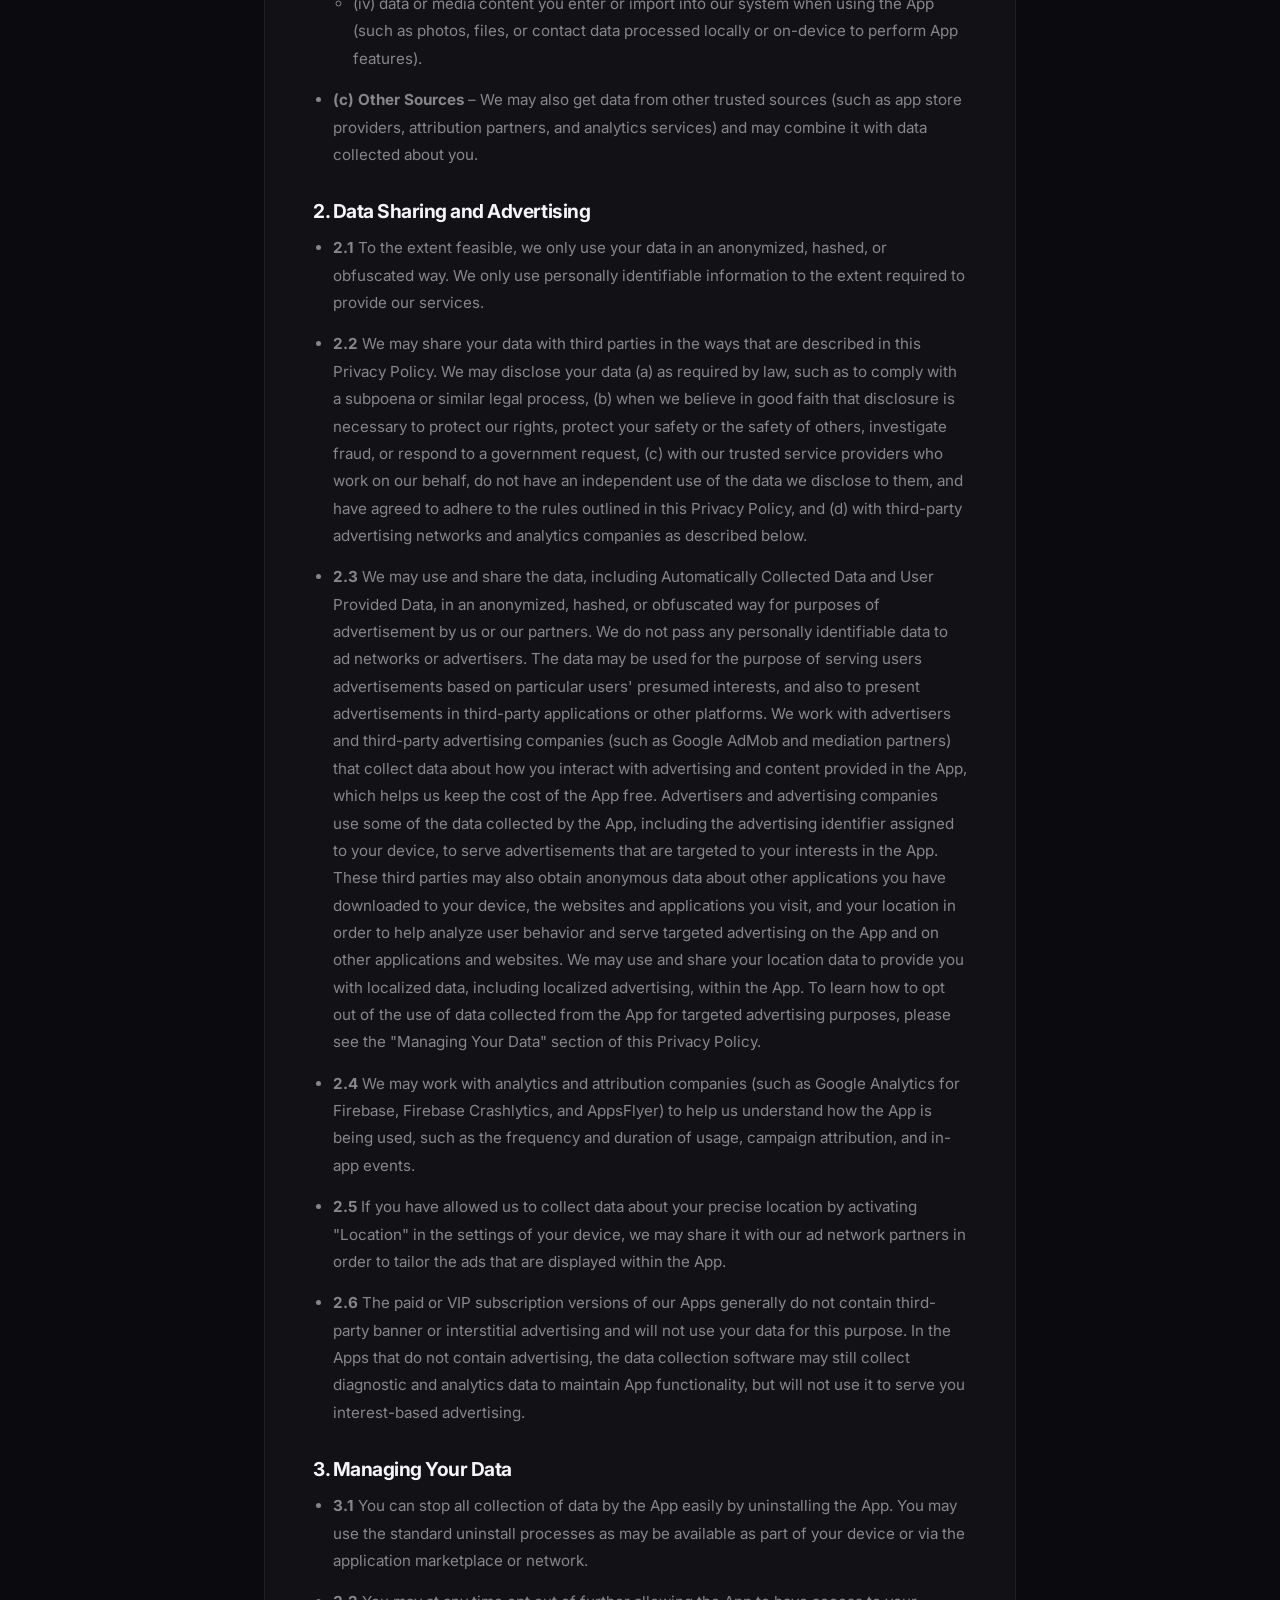
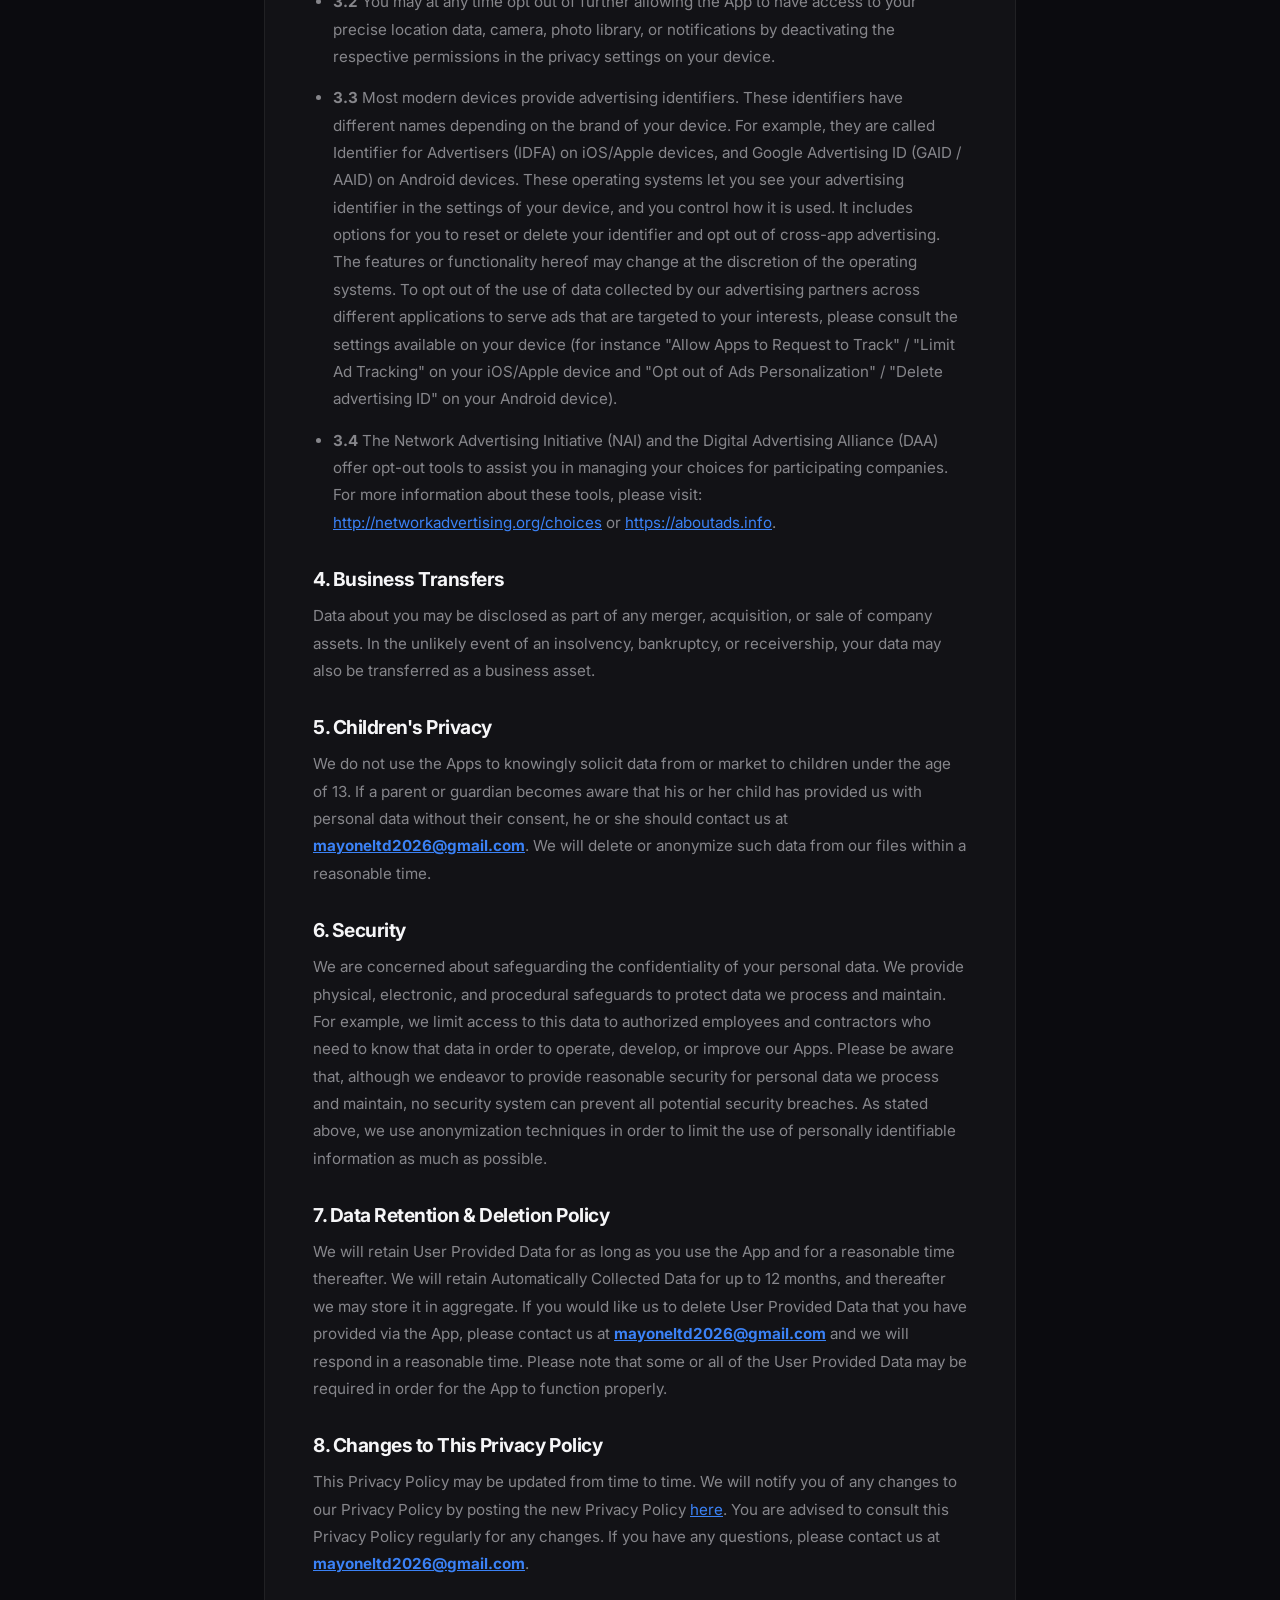
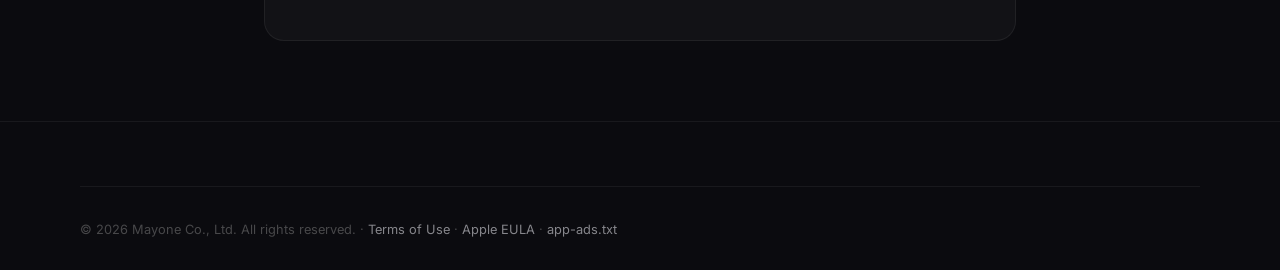
<file: privacy.html>
<!DOCTYPE html>
<html lang="en">
<head>
    <meta charset="UTF-8">
    <meta name="viewport" content="width=device-width, initial-scale=1.0">
    <title>Privacy Policy | Mayone Co., Ltd.</title>
    <link rel="preconnect" href="https://fonts.googleapis.com">
    <link rel="preconnect" href="https://fonts.gstatic.com" crossorigin>
    <link href="https://fonts.googleapis.com/css2?family=Inter:wght@300;400;500;600;700;800&display=swap" rel="stylesheet">
    <link rel="stylesheet" href="style.css">
</head>
<body>
    <nav id="navbar" class="navbar scrolled">
        <div class="nav-container">
            <a href="/" class="logo">
                <svg width="40" height="40" viewBox="0 0 40 40" fill="none" xmlns="http://www.w3.org/2000/svg">
                    <path d="M8 32V12L20 24L32 12V32" stroke="url(#logo_grad)" stroke-width="4" stroke-linecap="round" stroke-linejoin="round"/>
                    <defs>
                        <linearGradient id="logo_grad" x1="8" y1="12" x2="32" y2="32" gradientUnits="userSpaceOnUse">
                            <stop stop-color="#3b82f6"/>
                            <stop offset="1" stop-color="#8b5cf6"/>
                        </linearGradient>
                    </defs>
                </svg>
                <span class="logo-text">Mayone</span>
            </a>
            <ul id="nav-menu" class="nav-links">
                <li><a href="/#about">About</a></li>
                <li><a href="/#expertise">What We Do</a></li>
                <li><a href="/#products">Products</a></li>
                <li><a href="/#contact" class="btn btn-outline btn-sm">Get in Touch</a></li>
            </ul>
        </div>
    </nav>

    <main class="legal-page">
        <div class="legal-content fade-in visible">
            <h1>Privacy Policy</h1>
            <span class="last-updated">Last Updated: October 2026</span>

            <!-- Official Store Listing & Identity Notice for Google Play Compliance -->
            <div class="app-identity-card" style="background: rgba(59, 130, 246, 0.08); border-left: 4px solid #3b82f6;">
                <img src="hertzia_icon.png" alt="Mayone Apps Icon" class="app-identity-icon">
                <div class="app-identity-info">
                    <h3 style="margin-top: 0; margin-bottom: 8px; color: #3b82f6; font-size: 1.15rem;">Application &amp; Developer Identification</h3>
                    <p style="margin: 4px 0;"><strong>Governed Applications:</strong> Hertzia - Frequency Healing (<code>com.mayone.hertzia</code>), NOAA Weather: Live Radar &amp; Alerts (<code>com.mayone.noaaweather</code>), and applications published by Mayone Co., Ltd.</p>
                    <p style="margin: 4px 0;"><strong>Developer / Publishing Entity:</strong> Mayone Co., Ltd.</p>
                    <p style="margin: 4px 0;"><strong>Official Contacts:</strong> <a href="mailto:mayoneltd2026@gmail.com" style="color: #3b82f6;">mayoneltd2026@gmail.com</a> | <a href="mailto:npngocanh228@gmail.com" style="color: #3b82f6;">npngocanh228@gmail.com</a></p>
                    <p style="margin: 4px 0;"><strong>Dedicated App Policies:</strong> <a href="/privacy-hertzia" style="color: #3b82f6; text-decoration: underline;">Hertzia Privacy &rarr;</a> · <a href="/privacy-noaa" style="color: #0284c7; text-decoration: underline;">NOAA Weather Privacy &rarr;</a></p>
                </div>
            </div>

            <p>
                The <strong>Mayone Co., Ltd.</strong> Apps are created by <strong>Mayone Co., Ltd.</strong>, a limited liability company under Vietnamese law.
            </p>
            <p>
                This Privacy Policy is compliant with the General Data Protection Regulation (GDPR 2016/679) and applicable global data protection laws. <strong>Mayone Co., Ltd.</strong> is an App development and app publishing company. We deliver Apps to almost all app stores all over the world (including Google Play Store and Apple App Store). We create Apps for many different devices including but not limited to phones, tablets, watches, TVs, and desktop computers. By using any of our Apps, you are consenting to our processing of data as outlined in this Privacy Policy. Our terms for the use of Apps (which can be found here <a href="/terms" style="color: var(--accent-hover); text-decoration: underline;">Terms of Use</a>) apply to your use of the Apps.
            </p>

            <h2>1. What Data Do Our Apps Obtain?</h2>
            <p>1.1 We collect data about you and the way the Apps are used in various ways:</p>
            <ul>
                <li>
                    <strong>(a) Automatically Collected Data</strong> – The Apps collect certain data automatically, such as: the type of device you use, device identifiers (such as the resettable advertising identifier assigned to your device), the IP address of your device, geographical data such as the general location of your device, your operating system, Wi-Fi MAC address in your area, the type of internet browsers you use, data connection status and success/failure of connection, crash logs, diagnostic data, and data about the way you use the App, and other non-personal data as reasonably required by us to enhance our services. If you activated "Location" in the settings of your device and allowed the App to collect data about the precise location of your device, the App will collect such data. Furthermore, we may collect location data using network triangulation, GPS, and Wi-Fi IP address to determine your general device location. We also may collect location data and other diagnostic data through the App for network analytics and troubleshooting purposes.
                </li>
                <li>
                    <strong>(b) User Provided Data</strong> – The App obtains the data you provide when you download and use the App. Depending on the specific App, we may ask that you provide:
                    <ul style="margin-top: 8px; margin-bottom: 8px;">
                        <li>(i) your name, email address, age, username, password, and other registration data;</li>
                        <li>(ii) transaction-related data, such as when you make in-app purchases or subscriptions, respond to any offers, or download or use Apps from us;</li>
                        <li>(iii) data you provide us when you contact us for customer support or feedback; and</li>
                        <li>(iv) data or media content you enter or import into our system when using the App (such as photos, files, or contact data processed locally or on-device to perform App features).</li>
                    </ul>
                </li>
                <li>
                    <strong>(c) Other Sources</strong> – We may also get data from other trusted sources (such as app store providers, attribution partners, and analytics services) and may combine it with data collected about you.
                </li>
            </ul>

            <h2>2. Data Sharing and Advertising</h2>
            <ul>
                <li>
                    <strong>2.1</strong> To the extent feasible, we only use your data in an anonymized, hashed, or obfuscated way. We only use personally identifiable information to the extent required to provide our services.
                </li>
                <li>
                    <strong>2.2</strong> We may share your data with third parties in the ways that are described in this Privacy Policy. We may disclose your data (a) as required by law, such as to comply with a subpoena or similar legal process, (b) when we believe in good faith that disclosure is necessary to protect our rights, protect your safety or the safety of others, investigate fraud, or respond to a government request, (c) with our trusted service providers who work on our behalf, do not have an independent use of the data we disclose to them, and have agreed to adhere to the rules outlined in this Privacy Policy, and (d) with third-party advertising networks and analytics companies as described below.
                </li>
                <li>
                    <strong>2.3</strong> We may use and share the data, including Automatically Collected Data and User Provided Data, in an anonymized, hashed, or obfuscated way for purposes of advertisement by us or our partners. We do not pass any personally identifiable data to ad networks or advertisers. The data may be used for the purpose of serving users advertisements based on particular users' presumed interests, and also to present advertisements in third-party applications or other platforms. We work with advertisers and third-party advertising companies (such as Google AdMob and mediation partners) that collect data about how you interact with advertising and content provided in the App, which helps us keep the cost of the App free. Advertisers and advertising companies use some of the data collected by the App, including the advertising identifier assigned to your device, to serve advertisements that are targeted to your interests in the App. These third parties may also obtain anonymous data about other applications you have downloaded to your device, the websites and applications you visit, and your location in order to help analyze user behavior and serve targeted advertising on the App and on other applications and websites. We may use and share your location data to provide you with localized data, including localized advertising, within the App. To learn how to opt out of the use of data collected from the App for targeted advertising purposes, please see the "Managing Your Data" section of this Privacy Policy.
                </li>
                <li>
                    <strong>2.4</strong> We may work with analytics and attribution companies (such as Google Analytics for Firebase, Firebase Crashlytics, and AppsFlyer) to help us understand how the App is being used, such as the frequency and duration of usage, campaign attribution, and in-app events.
                </li>
                <li>
                    <strong>2.5</strong> If you have allowed us to collect data about your precise location by activating "Location" in the settings of your device, we may share it with our ad network partners in order to tailor the ads that are displayed within the App.
                </li>
                <li>
                    <strong>2.6</strong> The paid or VIP subscription versions of our Apps generally do not contain third-party banner or interstitial advertising and will not use your data for this purpose. In the Apps that do not contain advertising, the data collection software may still collect diagnostic and analytics data to maintain App functionality, but will not use it to serve you interest-based advertising.
                </li>
            </ul>

            <h2>3. Managing Your Data</h2>
            <ul>
                <li>
                    <strong>3.1</strong> You can stop all collection of data by the App easily by uninstalling the App. You may use the standard uninstall processes as may be available as part of your device or via the application marketplace or network.
                </li>
                <li>
                    <strong>3.2</strong> You may at any time opt out of further allowing the App to have access to your precise location data, camera, photo library, or notifications by deactivating the respective permissions in the privacy settings on your device.
                </li>
                <li>
                    <strong>3.3</strong> Most modern devices provide advertising identifiers. These identifiers have different names depending on the brand of your device. For example, they are called Identifier for Advertisers (IDFA) on iOS/Apple devices, and Google Advertising ID (GAID / AAID) on Android devices. These operating systems let you see your advertising identifier in the settings of your device, and you control how it is used. It includes options for you to reset or delete your identifier and opt out of cross-app advertising. The features or functionality hereof may change at the discretion of the operating systems. To opt out of the use of data collected by our advertising partners across different applications to serve ads that are targeted to your interests, please consult the settings available on your device (for instance "Allow Apps to Request to Track" / "Limit Ad Tracking" on your iOS/Apple device and "Opt out of Ads Personalization" / "Delete advertising ID" on your Android device).
                </li>
                <li>
                    <strong>3.4</strong> The Network Advertising Initiative (NAI) and the Digital Advertising Alliance (DAA) offer opt-out tools to assist you in managing your choices for participating companies. For more information about these tools, please visit: <a href="https://thenai.org/opt-out/" target="_blank" rel="noopener noreferrer" style="color: var(--accent-hover); text-decoration: underline;">http://networkadvertising.org/choices</a> or <a href="https://aboutads.info" target="_blank" rel="noopener noreferrer" style="color: var(--accent-hover); text-decoration: underline;">https://aboutads.info</a>.
                </li>
            </ul>

            <h2>4. Business Transfers</h2>
            <p>
                Data about you may be disclosed as part of any merger, acquisition, or sale of company assets. In the unlikely event of an insolvency, bankruptcy, or receivership, your data may also be transferred as a business asset.
            </p>

            <h2>5. Children's Privacy</h2>
            <p>
                We do not use the Apps to knowingly solicit data from or market to children under the age of 13. If a parent or guardian becomes aware that his or her child has provided us with personal data without their consent, he or she should contact us at <a href="mailto:mayoneltd2026@gmail.com" style="color: var(--accent-hover); text-decoration: underline;"><strong>mayoneltd2026@gmail.com</strong></a>. We will delete or anonymize such data from our files within a reasonable time.
            </p>

            <h2>6. Security</h2>
            <p>
                We are concerned about safeguarding the confidentiality of your personal data. We provide physical, electronic, and procedural safeguards to protect data we process and maintain. For example, we limit access to this data to authorized employees and contractors who need to know that data in order to operate, develop, or improve our Apps. Please be aware that, although we endeavor to provide reasonable security for personal data we process and maintain, no security system can prevent all potential security breaches. As stated above, we use anonymization techniques in order to limit the use of personally identifiable information as much as possible.
            </p>

            <h2>7. Data Retention &amp; Deletion Policy</h2>
            <p>
                We will retain User Provided Data for as long as you use the App and for a reasonable time thereafter. We will retain Automatically Collected Data for up to 12 months, and thereafter we may store it in aggregate. If you would like us to delete User Provided Data that you have provided via the App, please contact us at <a href="mailto:mayoneltd2026@gmail.com" style="color: var(--accent-hover); text-decoration: underline;"><strong>mayoneltd2026@gmail.com</strong></a> and we will respond in a reasonable time. Please note that some or all of the User Provided Data may be required in order for the App to function properly.
            </p>

            <h2>8. Changes to This Privacy Policy</h2>
            <p>
                This Privacy Policy may be updated from time to time. We will notify you of any changes to our Privacy Policy by posting the new Privacy Policy <a href="/privacy" style="color: var(--accent-hover); text-decoration: underline;">here</a>. You are advised to consult this Privacy Policy regularly for any changes. If you have any questions, please contact us at <a href="mailto:mayoneltd2026@gmail.com" style="color: var(--accent-hover); text-decoration: underline;"><strong>mayoneltd2026@gmail.com</strong></a>.
            </p>
        </div>
    </main>

    <footer class="footer">
        <div class="footer-inner">
            <div class="footer-bottom">
                <p>&copy; 2026 Mayone Co., Ltd. All rights reserved. · <a href="/terms" style="color:var(--text-secondary);">Terms of Use</a> · <a href="/eula" style="color:var(--text-secondary);">Apple EULA</a> · <a href="/app-ads.txt" style="color:var(--text-secondary);">app-ads.txt</a></p>
            </div>
        </div>
    </footer>

    <script src="script.js"></script>
</body>
</html>
</file>
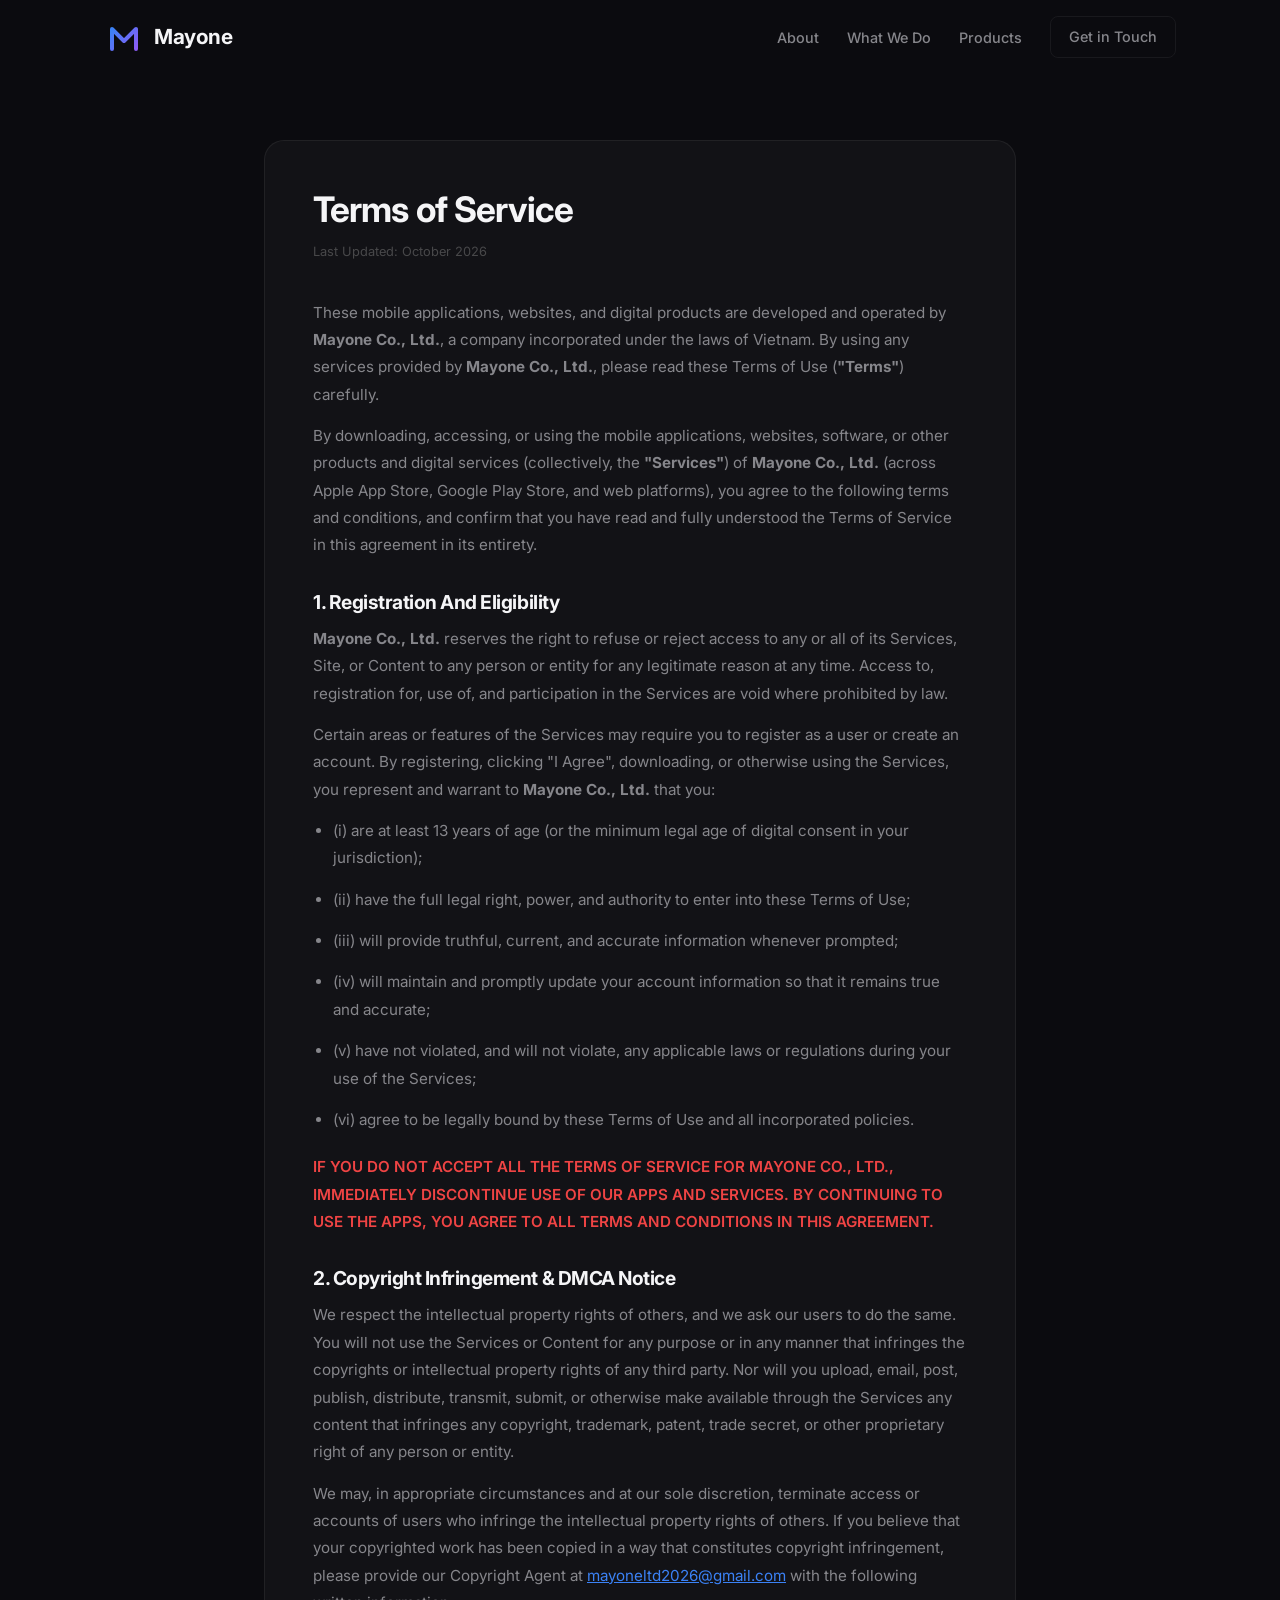
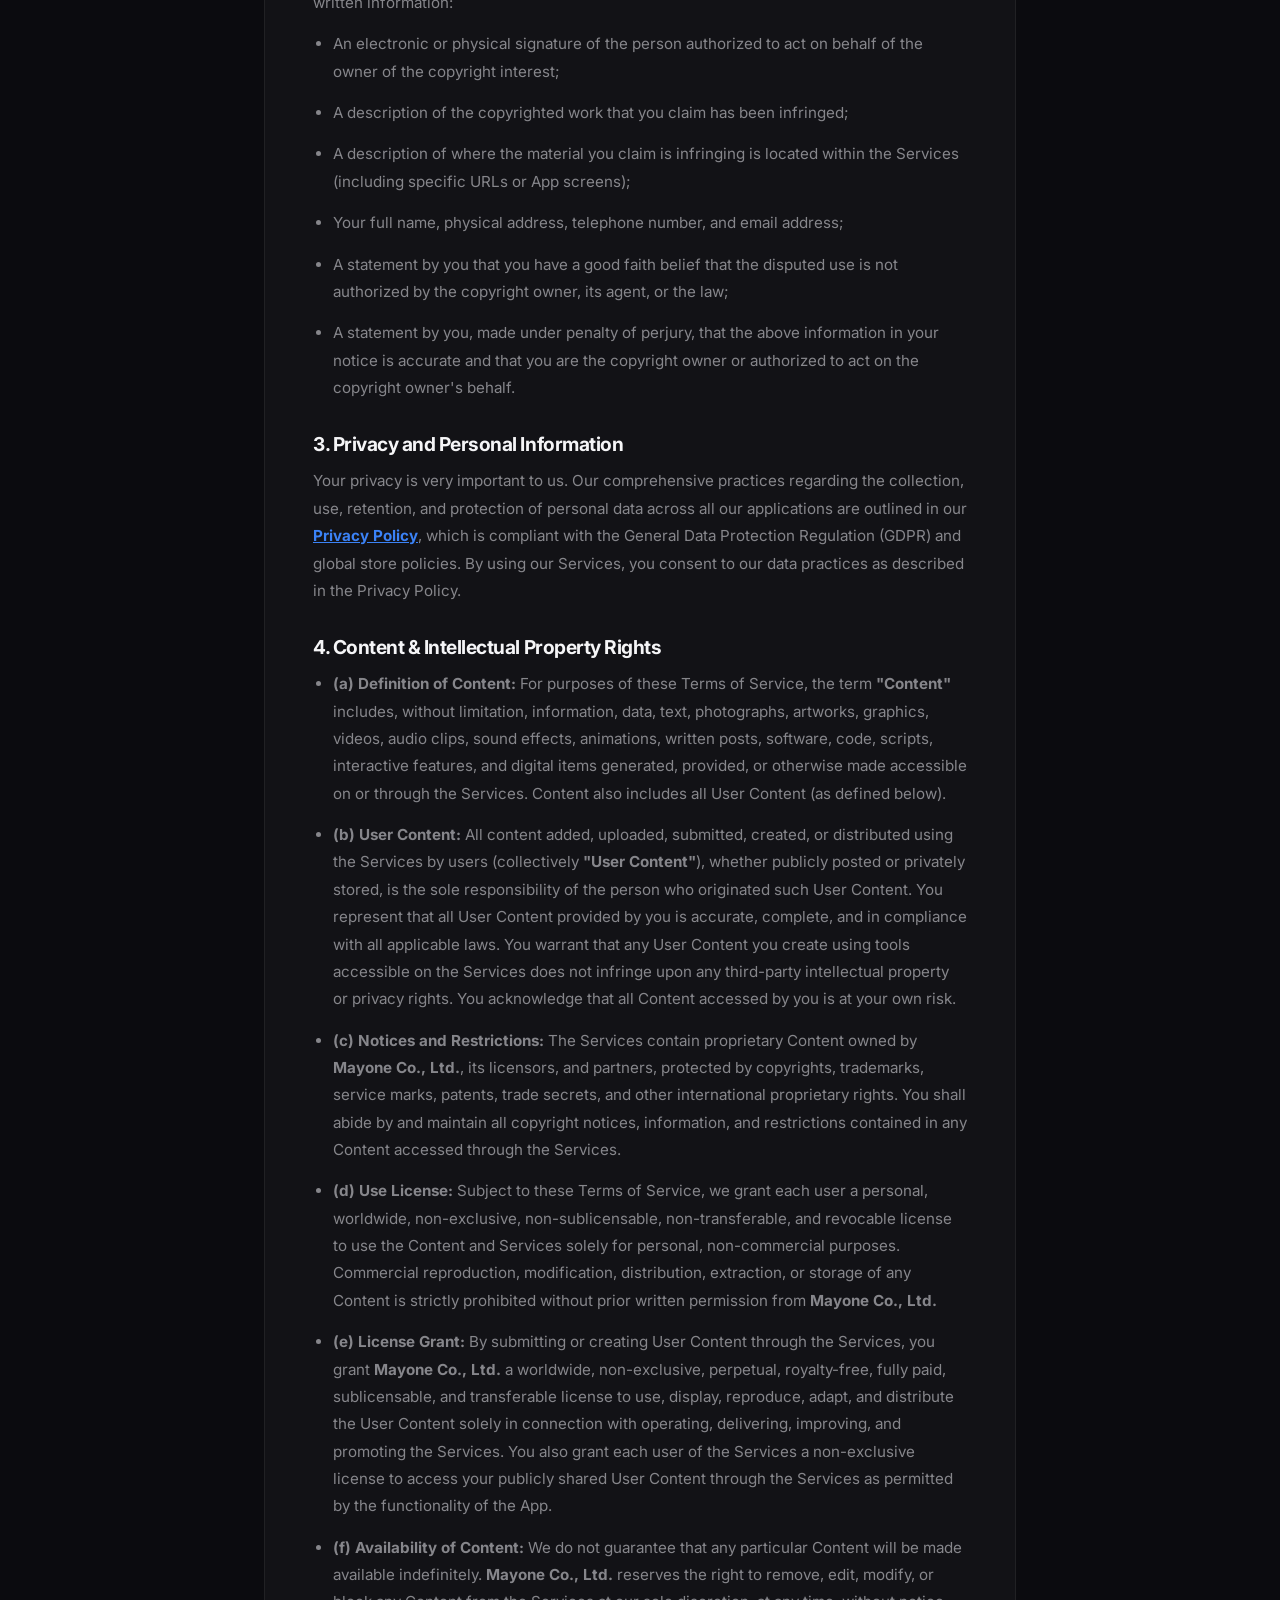
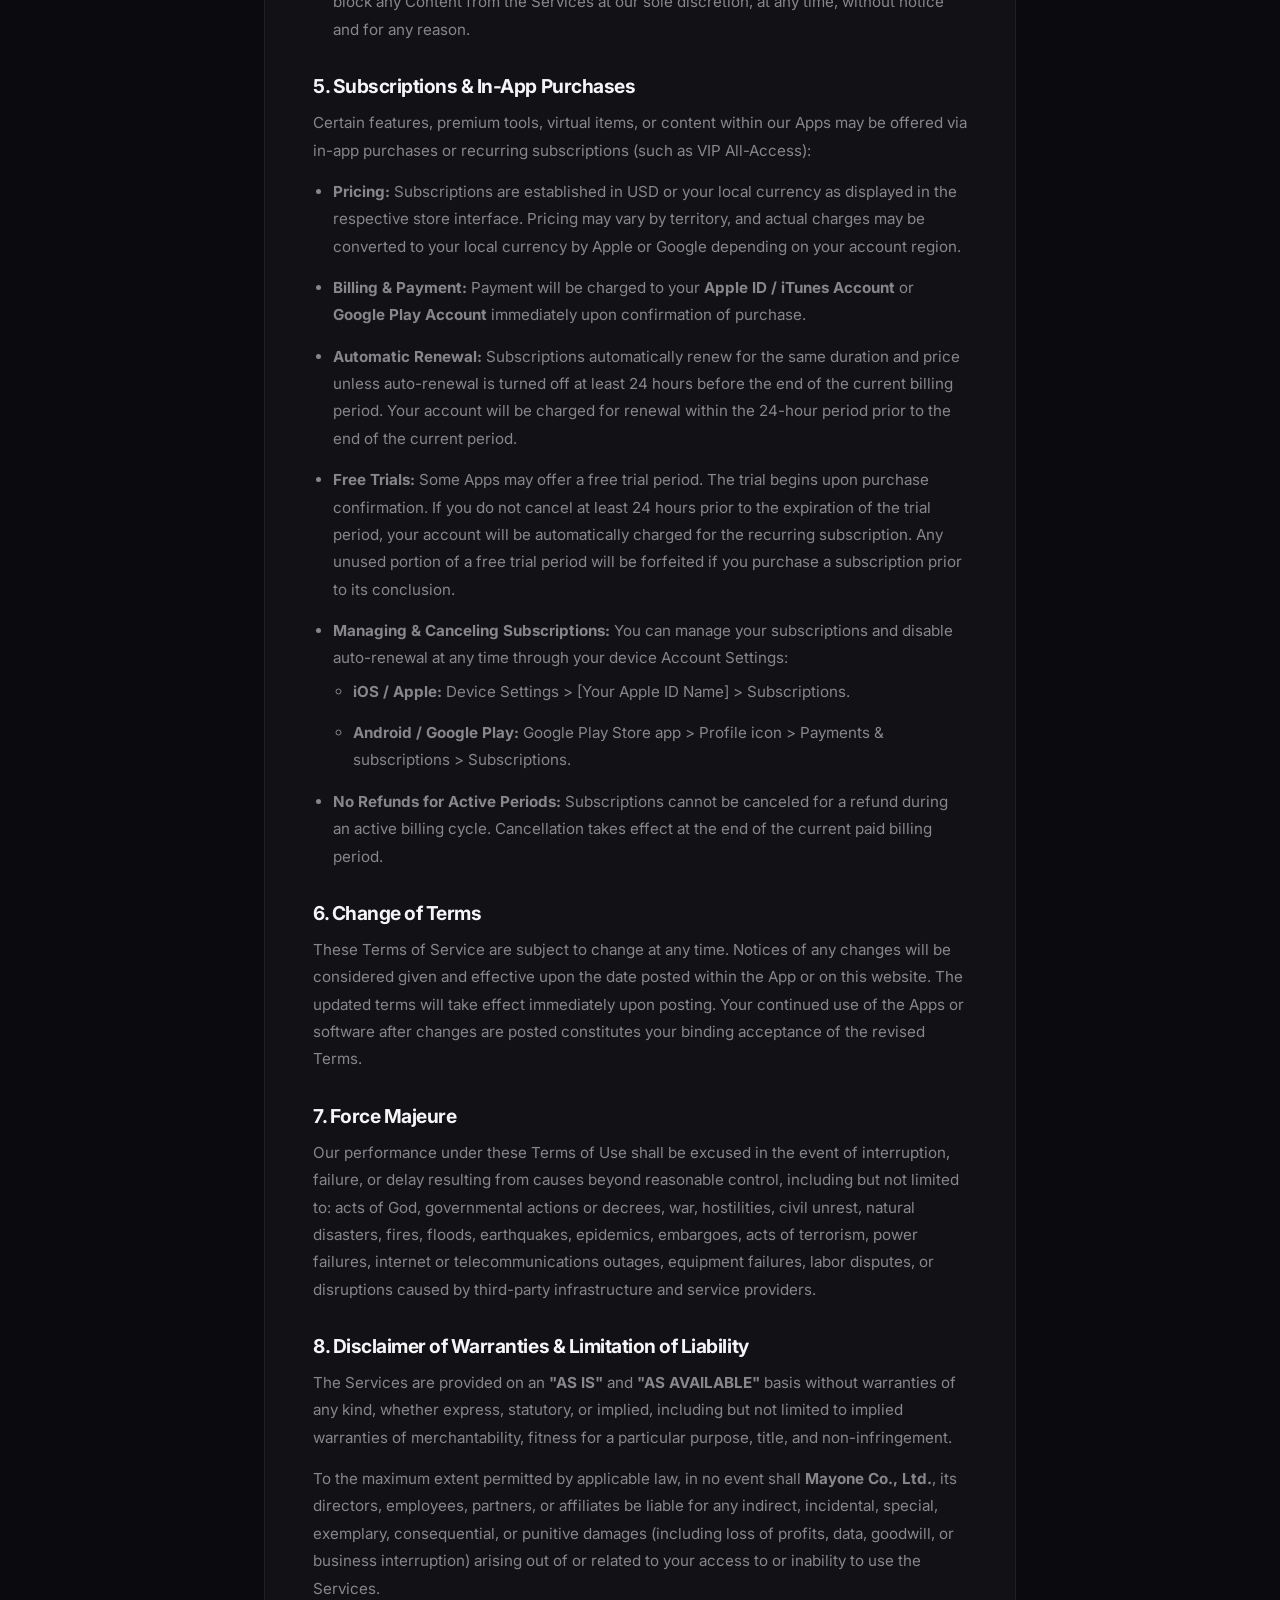
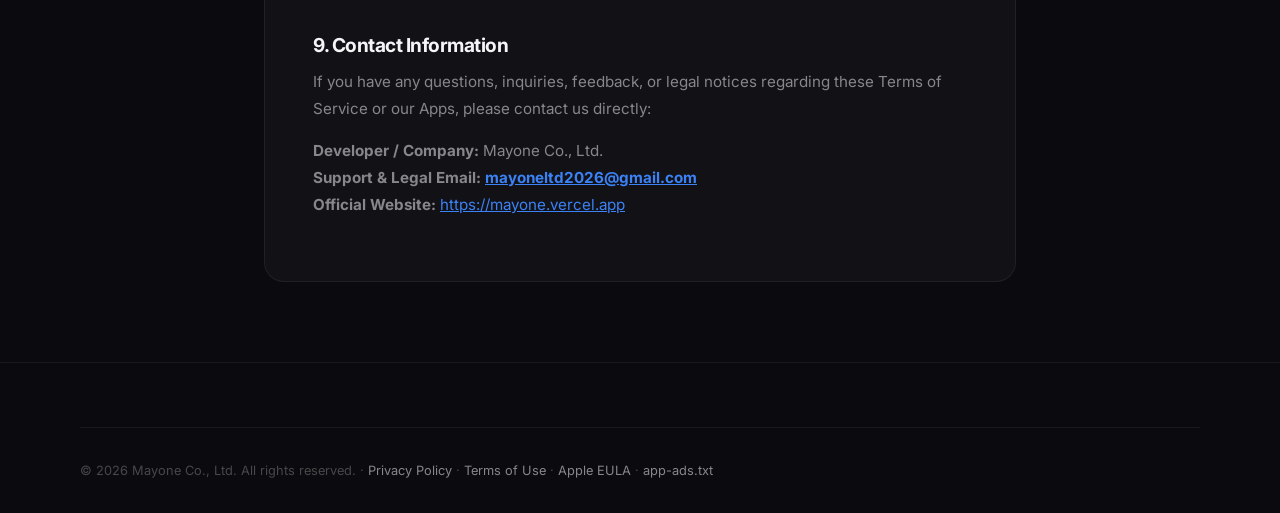
<file: term.html>
<!DOCTYPE html>
<html lang="en">
<head>
    <meta charset="UTF-8">
    <meta name="viewport" content="width=device-width, initial-scale=1.0">
    <title>Terms of Use | Mayone Co., Ltd.</title>
    <link rel="preconnect" href="https://fonts.googleapis.com">
    <link rel="preconnect" href="https://fonts.gstatic.com" crossorigin>
    <link href="https://fonts.googleapis.com/css2?family=Inter:wght@300;400;500;600;700;800&display=swap" rel="stylesheet">
    <link rel="stylesheet" href="style.css">
</head>
<body>
    <nav id="navbar" class="navbar scrolled">
        <div class="nav-container">
            <a href="/" class="logo">
                <svg width="40" height="40" viewBox="0 0 40 40" fill="none" xmlns="http://www.w3.org/2000/svg">
                    <path d="M8 32V12L20 24L32 12V32" stroke="url(#logo_grad)" stroke-width="4" stroke-linecap="round" stroke-linejoin="round"/>
                    <defs>
                        <linearGradient id="logo_grad" x1="8" y1="12" x2="32" y2="32" gradientUnits="userSpaceOnUse">
                            <stop stop-color="#3b82f6"/>
                            <stop offset="1" stop-color="#8b5cf6"/>
                        </linearGradient>
                    </defs>
                </svg>
                <span class="logo-text">Mayone</span>
            </a>
            <ul id="nav-menu" class="nav-links">
                <li><a href="/#about">About</a></li>
                <li><a href="/#expertise">What We Do</a></li>
                <li><a href="/#products">Products</a></li>
                <li><a href="/#contact" class="btn btn-outline btn-sm">Get in Touch</a></li>
            </ul>
        </div>
    </nav>

    <main class="legal-page">
        <div class="legal-content fade-in visible">
            <h1>Terms of Service</h1>
            <span class="last-updated">Last Updated: October 2026</span>

            <p>
                These mobile applications, websites, and digital products are developed and operated by <strong>Mayone Co., Ltd.</strong>, a company incorporated under the laws of Vietnam. By using any services provided by <strong>Mayone Co., Ltd.</strong>, please read these Terms of Use (<strong>"Terms"</strong>) carefully.
            </p>
            <p>
                By downloading, accessing, or using the mobile applications, websites, software, or other products and digital services (collectively, the <strong>"Services"</strong>) of <strong>Mayone Co., Ltd.</strong> (across Apple App Store, Google Play Store, and web platforms), you agree to the following terms and conditions, and confirm that you have read and fully understood the Terms of Service in this agreement in its entirety.
            </p>

            <h2>1. Registration And Eligibility</h2>
            <p>
                <strong>Mayone Co., Ltd.</strong> reserves the right to refuse or reject access to any or all of its Services, Site, or Content to any person or entity for any legitimate reason at any time. Access to, registration for, use of, and participation in the Services are void where prohibited by law.
            </p>
            <p>
                Certain areas or features of the Services may require you to register as a user or create an account. By registering, clicking "I Agree", downloading, or otherwise using the Services, you represent and warrant to <strong>Mayone Co., Ltd.</strong> that you:
            </p>
            <ul>
                <li>(i) are at least 13 years of age (or the minimum legal age of digital consent in your jurisdiction);</li>
                <li>(ii) have the full legal right, power, and authority to enter into these Terms of Use;</li>
                <li>(iii) will provide truthful, current, and accurate information whenever prompted;</li>
                <li>(iv) will maintain and promptly update your account information so that it remains true and accurate;</li>
                <li>(v) have not violated, and will not violate, any applicable laws or regulations during your use of the Services;</li>
                <li>(vi) agree to be legally bound by these Terms of Use and all incorporated policies.</li>
            </ul>
            <p style="color: #ef4444; font-weight: 600;">
                IF YOU DO NOT ACCEPT ALL THE TERMS OF SERVICE FOR MAYONE CO., LTD., IMMEDIATELY DISCONTINUE USE OF OUR APPS AND SERVICES. BY CONTINUING TO USE THE APPS, YOU AGREE TO ALL TERMS AND CONDITIONS IN THIS AGREEMENT.
            </p>

            <h2>2. Copyright Infringement &amp; DMCA Notice</h2>
            <p>
                We respect the intellectual property rights of others, and we ask our users to do the same. You will not use the Services or Content for any purpose or in any manner that infringes the copyrights or intellectual property rights of any third party. Nor will you upload, email, post, publish, distribute, transmit, submit, or otherwise make available through the Services any content that infringes any copyright, trademark, patent, trade secret, or other proprietary right of any person or entity.
            </p>
            <p>
                We may, in appropriate circumstances and at our sole discretion, terminate access or accounts of users who infringe the intellectual property rights of others. If you believe that your copyrighted work has been copied in a way that constitutes copyright infringement, please provide our Copyright Agent at <a href="mailto:mayoneltd2026@gmail.com" style="color: var(--accent-hover); text-decoration: underline;">mayoneltd2026@gmail.com</a> with the following written information:
            </p>
            <ul>
                <li>An electronic or physical signature of the person authorized to act on behalf of the owner of the copyright interest;</li>
                <li>A description of the copyrighted work that you claim has been infringed;</li>
                <li>A description of where the material you claim is infringing is located within the Services (including specific URLs or App screens);</li>
                <li>Your full name, physical address, telephone number, and email address;</li>
                <li>A statement by you that you have a good faith belief that the disputed use is not authorized by the copyright owner, its agent, or the law;</li>
                <li>A statement by you, made under penalty of perjury, that the above information in your notice is accurate and that you are the copyright owner or authorized to act on the copyright owner's behalf.</li>
            </ul>

            <h2>3. Privacy and Personal Information</h2>
            <p>
                Your privacy is very important to us. Our comprehensive practices regarding the collection, use, retention, and protection of personal data across all our applications are outlined in our <a href="/privacy" style="color: var(--accent-hover); text-decoration: underline;"><strong>Privacy Policy</strong></a>, which is compliant with the General Data Protection Regulation (GDPR) and global store policies. By using our Services, you consent to our data practices as described in the Privacy Policy.
            </p>

            <h2>4. Content &amp; Intellectual Property Rights</h2>
            <ul>
                <li>
                    <strong>(a) Definition of Content:</strong> For purposes of these Terms of Service, the term <strong>"Content"</strong> includes, without limitation, information, data, text, photographs, artworks, graphics, videos, audio clips, sound effects, animations, written posts, software, code, scripts, interactive features, and digital items generated, provided, or otherwise made accessible on or through the Services. Content also includes all User Content (as defined below).
                </li>
                <li>
                    <strong>(b) User Content:</strong> All content added, uploaded, submitted, created, or distributed using the Services by users (collectively <strong>"User Content"</strong>), whether publicly posted or privately stored, is the sole responsibility of the person who originated such User Content. You represent that all User Content provided by you is accurate, complete, and in compliance with all applicable laws. You warrant that any User Content you create using tools accessible on the Services does not infringe upon any third-party intellectual property or privacy rights. You acknowledge that all Content accessed by you is at your own risk.
                </li>
                <li>
                    <strong>(c) Notices and Restrictions:</strong> The Services contain proprietary Content owned by <strong>Mayone Co., Ltd.</strong>, its licensors, and partners, protected by copyrights, trademarks, service marks, patents, trade secrets, and other international proprietary rights. You shall abide by and maintain all copyright notices, information, and restrictions contained in any Content accessed through the Services.
                </li>
                <li>
                    <strong>(d) Use License:</strong> Subject to these Terms of Service, we grant each user a personal, worldwide, non-exclusive, non-sublicensable, non-transferable, and revocable license to use the Content and Services solely for personal, non-commercial purposes. Commercial reproduction, modification, distribution, extraction, or storage of any Content is strictly prohibited without prior written permission from <strong>Mayone Co., Ltd.</strong>
                </li>
                <li>
                    <strong>(e) License Grant:</strong> By submitting or creating User Content through the Services, you grant <strong>Mayone Co., Ltd.</strong> a worldwide, non-exclusive, perpetual, royalty-free, fully paid, sublicensable, and transferable license to use, display, reproduce, adapt, and distribute the User Content solely in connection with operating, delivering, improving, and promoting the Services. You also grant each user of the Services a non-exclusive license to access your publicly shared User Content through the Services as permitted by the functionality of the App.
                </li>
                <li>
                    <strong>(f) Availability of Content:</strong> We do not guarantee that any particular Content will be made available indefinitely. <strong>Mayone Co., Ltd.</strong> reserves the right to remove, edit, modify, or block any Content from the Services at our sole discretion, at any time, without notice and for any reason.
                </li>
            </ul>

            <h2>5. Subscriptions &amp; In-App Purchases</h2>
            <p>
                Certain features, premium tools, virtual items, or content within our Apps may be offered via in-app purchases or recurring subscriptions (such as VIP All-Access):
            </p>
            <ul>
                <li>
                    <strong>Pricing:</strong> Subscriptions are established in USD or your local currency as displayed in the respective store interface. Pricing may vary by territory, and actual charges may be converted to your local currency by Apple or Google depending on your account region.
                </li>
                <li>
                    <strong>Billing &amp; Payment:</strong> Payment will be charged to your <strong>Apple ID / iTunes Account</strong> or <strong>Google Play Account</strong> immediately upon confirmation of purchase.
                </li>
                <li>
                    <strong>Automatic Renewal:</strong> Subscriptions automatically renew for the same duration and price unless auto-renewal is turned off at least 24 hours before the end of the current billing period. Your account will be charged for renewal within the 24-hour period prior to the end of the current period.
                </li>
                <li>
                    <strong>Free Trials:</strong> Some Apps may offer a free trial period. The trial begins upon purchase confirmation. If you do not cancel at least 24 hours prior to the expiration of the trial period, your account will be automatically charged for the recurring subscription. Any unused portion of a free trial period will be forfeited if you purchase a subscription prior to its conclusion.
                </li>
                <li>
                    <strong>Managing &amp; Canceling Subscriptions:</strong> You can manage your subscriptions and disable auto-renewal at any time through your device Account Settings:
                    <ul style="margin-top: 6px; margin-bottom: 6px;">
                        <li><strong>iOS / Apple:</strong> Device Settings &gt; [Your Apple ID Name] &gt; Subscriptions.</li>
                        <li><strong>Android / Google Play:</strong> Google Play Store app &gt; Profile icon &gt; Payments &amp; subscriptions &gt; Subscriptions.</li>
                    </ul>
                </li>
                <li>
                    <strong>No Refunds for Active Periods:</strong> Subscriptions cannot be canceled for a refund during an active billing cycle. Cancellation takes effect at the end of the current paid billing period.
                </li>
            </ul>

            <h2>6. Change of Terms</h2>
            <p>
                These Terms of Service are subject to change at any time. Notices of any changes will be considered given and effective upon the date posted within the App or on this website. The updated terms will take effect immediately upon posting. Your continued use of the Apps or software after changes are posted constitutes your binding acceptance of the revised Terms.
            </p>

            <h2>7. Force Majeure</h2>
            <p>
                Our performance under these Terms of Use shall be excused in the event of interruption, failure, or delay resulting from causes beyond reasonable control, including but not limited to: acts of God, governmental actions or decrees, war, hostilities, civil unrest, natural disasters, fires, floods, earthquakes, epidemics, embargoes, acts of terrorism, power failures, internet or telecommunications outages, equipment failures, labor disputes, or disruptions caused by third-party infrastructure and service providers.
            </p>

            <h2>8. Disclaimer of Warranties &amp; Limitation of Liability</h2>
            <p>
                The Services are provided on an <strong>"AS IS"</strong> and <strong>"AS AVAILABLE"</strong> basis without warranties of any kind, whether express, statutory, or implied, including but not limited to implied warranties of merchantability, fitness for a particular purpose, title, and non-infringement.
            </p>
            <p>
                To the maximum extent permitted by applicable law, in no event shall <strong>Mayone Co., Ltd.</strong>, its directors, employees, partners, or affiliates be liable for any indirect, incidental, special, exemplary, consequential, or punitive damages (including loss of profits, data, goodwill, or business interruption) arising out of or related to your access to or inability to use the Services.
            </p>

            <h2>9. Contact Information</h2>
            <p>
                If you have any questions, inquiries, feedback, or legal notices regarding these Terms of Service or our Apps, please contact us directly:
            </p>
            <p>
                <strong>Developer / Company:</strong> Mayone Co., Ltd.<br>
                <strong>Support &amp; Legal Email:</strong> <a href="mailto:mayoneltd2026@gmail.com" style="color: var(--accent-hover); text-decoration: underline;"><strong>mayoneltd2026@gmail.com</strong></a><br>
                <strong>Official Website:</strong> <a href="https://mayone.vercel.app" target="_blank" rel="noopener noreferrer" style="color: var(--accent-hover); text-decoration: underline;">https://mayone.vercel.app</a>
            </p>
        </div>
    </main>

    <footer class="footer">
        <div class="footer-inner">
            <div class="footer-bottom">
                <p>&copy; 2026 Mayone Co., Ltd. All rights reserved. · <a href="/privacy" style="color:var(--text-secondary);">Privacy Policy</a> · <a href="/terms" style="color:var(--text-secondary);">Terms of Use</a> · <a href="/eula" style="color:var(--text-secondary);">Apple EULA</a> · <a href="/app-ads.txt" style="color:var(--text-secondary);">app-ads.txt</a></p>
            </div>
        </div>
    </footer>

    <script src="script.js"></script>
</body>
</html>
</file>
<file: style.css>
/* ========================================
   Mayone Co., Ltd. — Company Website
   Design System & Styles
   ======================================== */

:root {
    /* Neutral palette — clean, professional, tech-forward */
    --bg: #0b0b0f;
    --bg-elevated: #121217;
    --bg-card: rgba(255, 255, 255, 0.03);
    --border: rgba(255, 255, 255, 0.06);
    --border-hover: rgba(255, 255, 255, 0.12);

    --text-primary: #f5f5f7;
    --text-secondary: #86868b;
    --text-tertiary: #48484a;

    --accent: #2563eb;
    --accent-hover: #3b82f6;

    --radius-sm: 8px;
    --radius-md: 12px;
    --radius-lg: 20px;
    --radius-xl: 24px;

    --ease: cubic-bezier(0.25, 0.1, 0.25, 1);
    --duration: 0.35s;
}

/* ===== Reset ===== */
*, *::before, *::after {
    margin: 0; padding: 0;
    box-sizing: border-box;
}

html { scroll-behavior: smooth; }

body {
    font-family: 'Inter', -apple-system, BlinkMacSystemFont, sans-serif;
    background: var(--bg);
    color: var(--text-primary);
    line-height: 1.65;
    -webkit-font-smoothing: antialiased;
    -moz-osx-font-smoothing: grayscale;
    overflow-x: hidden;
}

img { max-width: 100%; height: auto; display: block; }
a { text-decoration: none; color: inherit; }

/* ===== Typography ===== */
.eyebrow {
    font-size: 0.85rem;
    font-weight: 600;
    letter-spacing: 0.08em;
    text-transform: uppercase;
    color: var(--accent);
    margin-bottom: 12px;
}

h1, h2, h3 {
    font-weight: 700;
    letter-spacing: -0.025em;
    line-height: 1.15;
    color: var(--text-primary);
}

h2 { font-size: clamp(2rem, 4vw, 2.8rem); margin-bottom: 20px; }
h3 { font-size: 1.2rem; margin-bottom: 8px; }

.body-text {
    font-size: 1.05rem;
    color: var(--text-secondary);
    margin-bottom: 20px;
    max-width: 560px;
}

.section-desc {
    color: var(--text-secondary);
    font-size: 1.1rem;
    max-width: 520px;
}

/* ===== Buttons ===== */
.btn {
    display: inline-flex;
    align-items: center;
    justify-content: center;
    font-weight: 500;
    font-size: 0.95rem;
    border-radius: var(--radius-sm);
    transition: all var(--duration) var(--ease);
    cursor: pointer;
    border: none;
    white-space: nowrap;
}

.btn-sm { padding: 8px 18px; font-size: 0.9rem; }
.btn-lg { padding: 16px 32px; font-size: 1rem; }
.btn:not(.btn-sm):not(.btn-lg) { padding: 12px 24px; }

.btn-primary {
    background: var(--text-primary);
    color: var(--bg);
}
.btn-primary:hover { background: #d1d1d6; }

.btn-ghost {
    background: transparent;
    color: var(--text-secondary);
    border: 1px solid var(--border);
}
.btn-ghost:hover { color: var(--text-primary); border-color: var(--border-hover); }

.btn-outline {
    background: transparent;
    color: var(--text-primary);
    border: 1px solid var(--border);
}
.btn-outline:hover { background: rgba(255,255,255,0.05); border-color: var(--border-hover); }

/* ===== Navbar ===== */
.navbar {
    position: fixed;
    top: 0; left: 0; right: 0;
    z-index: 100;
    padding: 16px 0;
    transition: all var(--duration) var(--ease);
}

.navbar.scrolled {
    background: rgba(11, 11, 15, 0.85);
    backdrop-filter: blur(20px);
    -webkit-backdrop-filter: blur(20px);
    border-bottom: 1px solid var(--border);
    padding: 12px 0;
}

.nav-container {
    max-width: 1120px;
    margin: 0 auto;
    padding: 0 24px;
    display: flex;
    align-items: center;
    justify-content: space-between;
}

.logo {
    display: flex;
    align-items: center;
    gap: 10px;
}
.logo img, .logo svg { height: 40px; width: auto; }
.logo-text { font-weight: 700; font-size: 1.3rem; letter-spacing: -0.02em; }

.nav-links {
    list-style: none;
    display: flex;
    align-items: center;
    gap: 28px;
}

.nav-links a {
    font-size: 0.9rem;
    font-weight: 500;
    color: var(--text-secondary);
    transition: color var(--duration) var(--ease);
}
.nav-links a:hover { color: var(--text-primary); }

.mobile-menu-btn {
    display: none;
    background: none; border: none; cursor: pointer;
    flex-direction: column; gap: 5px;
}
.mobile-menu-btn span {
    width: 22px; height: 2px;
    background: var(--text-primary);
    border-radius: 1px;
    transition: all var(--duration) var(--ease);
}

/* ===== Hero ===== */
.hero {
    min-height: 100vh;
    display: flex;
    flex-direction: column;
    justify-content: center;
    align-items: center;
    text-align: center;
    padding: 120px 24px 80px;
    position: relative;
    max-width: 1120px;
    margin: 0 auto;
}

.hero-inner { max-width: 720px; }

.hero-label {
    font-size: 0.9rem;
    font-weight: 500;
    color: var(--text-tertiary);
    letter-spacing: 0.06em;
    text-transform: uppercase;
    margin-bottom: 24px;
}

.hero-title {
    font-size: clamp(2.8rem, 6vw, 4.5rem);
    font-weight: 800;
    line-height: 1.05;
    letter-spacing: -0.04em;
    margin-bottom: 24px;
}

.hero-title em {
    font-style: italic;
    background: linear-gradient(135deg, var(--accent), #818cf8);
    -webkit-background-clip: text;
    -webkit-text-fill-color: transparent;
    background-clip: text;
}

.hero-subtitle {
    font-size: 1.15rem;
    color: var(--text-secondary);
    max-width: 560px;
    margin: 0 auto 40px;
    line-height: 1.7;
}

.hero-actions { display: flex; gap: 12px; justify-content: center; }

.hero-scroll-hint {
    position: absolute;
    bottom: 40px;
    display: flex;
    flex-direction: column;
    align-items: center;
    gap: 8px;
    color: var(--text-tertiary);
    font-size: 0.75rem;
    letter-spacing: 0.1em;
    text-transform: uppercase;
}

.scroll-line {
    width: 1px; height: 48px;
    background: linear-gradient(to bottom, var(--text-tertiary), transparent);
    animation: scrollPulse 2s ease-in-out infinite;
}

@keyframes scrollPulse {
    0%, 100% { opacity: 0.3; }
    50% { opacity: 1; }
}

/* ===== Section Grid (Text + Image) ===== */
.section-grid {
    max-width: 1120px;
    margin: 0 auto;
    padding: 0 24px;
    display: grid;
    grid-template-columns: 1fr 1fr;
    gap: 64px;
    align-items: center;
}
.section-grid.reverse { direction: rtl; }
.section-grid.reverse > * { direction: ltr; }

.section-image img {
    border-radius: var(--radius-lg);
    border: 1px solid var(--border);
}

/* ===== About Stats ===== */
.about-section { padding: 120px 0; }

.stats-row {
    max-width: 1120px;
    margin: 80px auto 0;
    padding: 40px 48px;
    display: flex;
    align-items: center;
    justify-content: space-between;
    border-top: 1px solid var(--border);
    border-bottom: 1px solid var(--border);
    gap: 32px;
    flex-wrap: wrap;
}

.stat { text-align: center; flex: 1; min-width: 140px; }
.stat-value {
    display: block;
    font-size: 1.6rem;
    font-weight: 700;
    color: var(--text-primary);
    margin-bottom: 4px;
}
.stat-label {
    font-size: 0.85rem;
    color: var(--text-tertiary);
    text-transform: uppercase;
    letter-spacing: 0.05em;
}
.stat-divider {
    width: 1px; height: 48px;
    background: var(--border);
}

/* ===== Expertise ===== */
.expertise-section {
    padding: 120px 24px;
    max-width: 1120px;
    margin: 0 auto;
}

.section-header { margin-bottom: 56px; }

.expertise-grid {
    display: grid;
    grid-template-columns: repeat(2, 1fr);
    gap: 20px;
}

.expertise-card {
    padding: 36px;
    background: var(--bg-card);
    border: 1px solid var(--border);
    border-radius: var(--radius-lg);
    transition: all var(--duration) var(--ease);
}

.expertise-card:hover {
    border-color: var(--border-hover);
    background: rgba(255, 255, 255, 0.04);
    transform: translateY(-2px);
}

.card-icon {
    width: 56px; height: 56px;
    display: flex;
    align-items: center;
    justify-content: center;
    background: rgba(37, 99, 235, 0.1);
    border-radius: var(--radius-md);
    color: var(--accent);
    margin-bottom: 20px;
}

.expertise-card p {
    color: var(--text-secondary);
    font-size: 0.95rem;
}

/* ===== Products ===== */
.products-section {
    padding: 120px 0;
    background: var(--bg-elevated);
    border-top: 1px solid var(--border);
    border-bottom: 1px solid var(--border);
}

.product-list { margin-top: 32px; }

.product-item {
    display: flex;
    align-items: baseline;
    gap: 16px;
    padding: 16px 0;
    border-bottom: 1px solid var(--border);
}

.product-item:first-child { border-top: 1px solid var(--border); }

.product-name {
    font-weight: 600;
    font-size: 1rem;
    color: var(--text-primary);
    min-width: 120px;
}

.product-desc {
    font-size: 0.9rem;
    color: var(--text-secondary);
}

/* ===== Culture / Values ===== */
.culture-section {
    padding: 120px 24px;
    max-width: 1120px;
    margin: 0 auto;
}

.values-grid {
    display: grid;
    grid-template-columns: repeat(3, 1fr);
    gap: 20px;
}

.value-card {
    padding: 36px;
    background: var(--bg-card);
    border: 1px solid var(--border);
    border-radius: var(--radius-lg);
    transition: all var(--duration) var(--ease);
}

.value-card:hover {
    border-color: var(--border-hover);
    transform: translateY(-2px);
}

.value-number {
    font-size: 0.8rem;
    font-weight: 700;
    color: var(--text-tertiary);
    display: block;
    margin-bottom: 24px;
}

.value-card p {
    color: var(--text-secondary);
    font-size: 0.95rem;
}

/* ===== Contact CTA ===== */
.contact-section {
    padding: 120px 24px;
    max-width: 720px;
    margin: 0 auto;
    text-align: center;
}

.contact-card h2 {
    font-size: clamp(2rem, 4vw, 3rem);
    margin-bottom: 16px;
}

.contact-card p {
    color: var(--text-secondary);
    font-size: 1.1rem;
    margin-bottom: 40px;
    line-height: 1.7;
}

.contact-actions { display: flex; justify-content: center; gap: 12px; }

/* ===== Footer ===== */
.footer {
    border-top: 1px solid var(--border);
    padding: 64px 24px 32px;
    background: var(--bg);
}

.footer-inner {
    max-width: 1120px;
    margin: 0 auto;
}

.footer-top {
    display: flex;
    justify-content: space-between;
    gap: 64px;
    margin-bottom: 64px;
    flex-wrap: wrap;
}

.footer-brand { max-width: 280px; }
.footer-logo-svg { height: 36px; margin-bottom: 12px; }
.footer-tagline { font-size: 0.9rem; color: var(--text-tertiary); }

.footer-nav { display: flex; gap: 64px; }

.footer-col {
    display: flex;
    flex-direction: column;
    gap: 12px;
}

.footer-col h4 {
    font-size: 0.85rem;
    font-weight: 600;
    color: var(--text-primary);
    margin-bottom: 4px;
}

.footer-col a {
    font-size: 0.9rem;
    color: var(--text-secondary);
    transition: color var(--duration) var(--ease);
}
.footer-col a:hover { color: var(--text-primary); }

.footer-bottom {
    padding-top: 32px;
    border-top: 1px solid var(--border);
    font-size: 0.8rem;
    color: var(--text-tertiary);
}

/* ===== Animations ===== */
.fade-in {
    opacity: 0;
    transform: translateY(24px);
    transition: opacity 0.7s var(--ease), transform 0.7s var(--ease);
}
.fade-in.visible {
    opacity: 1;
    transform: translateY(0);
}

/* ===== Legal Pages (Privacy & Terms) ===== */
.legal-page {
    padding: 140px 24px 80px;
    max-width: 800px;
    margin: 0 auto;
}
.legal-content {
    padding: 48px;
    background: var(--bg-card);
    border: 1px solid var(--border);
    border-radius: var(--radius-lg);
}
.legal-content h1 { font-size: 2.2rem; margin-bottom: 12px; }
.legal-content h2 { font-size: 1.2rem; margin-top: 32px; margin-bottom: 12px; }
.legal-content p, .legal-content li {
    color: var(--text-secondary);
    margin-bottom: 14px;
    font-size: 0.95rem;
    line-height: 1.8;
}
.legal-content ul { margin-left: 20px; margin-bottom: 20px; }
.last-updated {
    font-size: 0.8rem;
    color: var(--text-tertiary);
    margin-bottom: 36px !important;
    display: block;
}

/* ===== Responsive ===== */
@media (max-width: 992px) {
    .section-grid { grid-template-columns: 1fr; gap: 40px; }
    .section-grid.reverse { direction: ltr; }
    .expertise-grid { grid-template-columns: 1fr; }
    .values-grid { grid-template-columns: 1fr; }
    .footer-nav { flex-wrap: wrap; gap: 40px; }
}

@media (max-width: 768px) {
    .nav-links { display: none; }
    .nav-links.open {
        display: flex;
        flex-direction: column;
        position: absolute;
        top: 100%;
        left: 0; right: 0;
        background: rgba(11,11,15,0.97);
        backdrop-filter: blur(20px);
        padding: 24px;
        border-bottom: 1px solid var(--border);
        gap: 16px;
    }
    .mobile-menu-btn { display: flex; }
    .hero-title { font-size: 2.5rem; }
    .stats-row { flex-direction: column; gap: 24px; text-align: center; }
    .stat-divider { width: 80px; height: 1px; }
    .footer-top { flex-direction: column; gap: 40px; }
    .footer-nav { flex-direction: column; gap: 32px; }
    .contact-actions { flex-direction: column; }
    .hero-scroll-hint { display: none; }
    .legal-content { padding: 28px; }
}

/* ===== Responsive Enhancements for Legal & Policy Pages ===== */
.legal-content {
    word-break: break-word;
    overflow-wrap: anywhere;
}

.legal-content code {
    word-break: break-all;
    overflow-wrap: anywhere;
}

.app-identity-card {
    display: flex;
    flex-wrap: wrap;
    align-items: flex-start;
    gap: 18px;
    padding: 20px;
    margin: 24px 0 32px;
    border-radius: 12px;
    line-height: 1.6;
}

.app-identity-icon {
    width: 64px;
    height: 64px;
    border-radius: 16px;
    box-shadow: 0 4px 12px rgba(0,0,0,0.25);
    flex-shrink: 0;
}

.app-identity-info {
    flex: 1 1 220px;
    min-width: 0;
}

@media (max-width: 600px) {
    .legal-page {
        padding: 90px 14px 50px;
    }
    .legal-content {
        padding: 22px 16px;
    }
    .legal-content h1 {
        font-size: 1.8rem;
    }
    .app-identity-card {
        padding: 16px 14px;
        flex-direction: column;
        align-items: flex-start;
        gap: 14px;
    }
    .app-identity-icon {
        width: 56px;
        height: 56px;
    }
}
</file>
